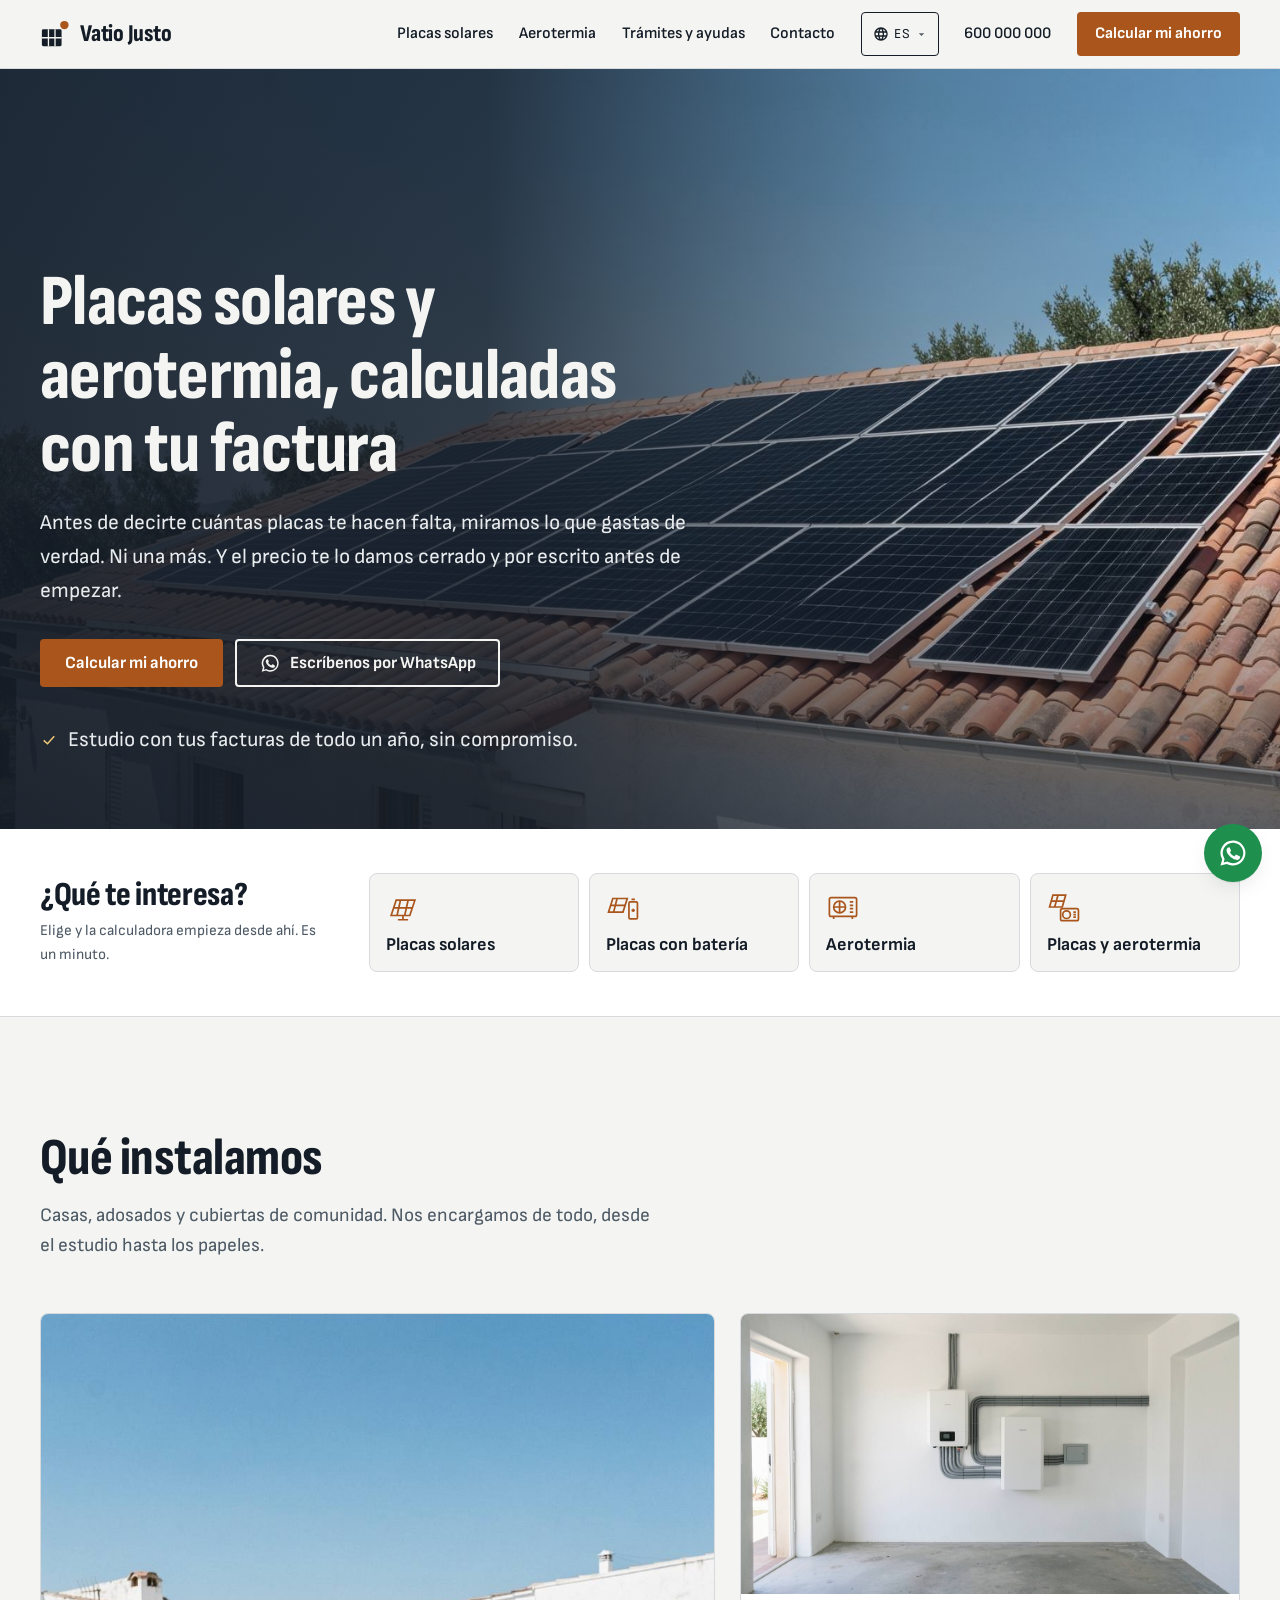
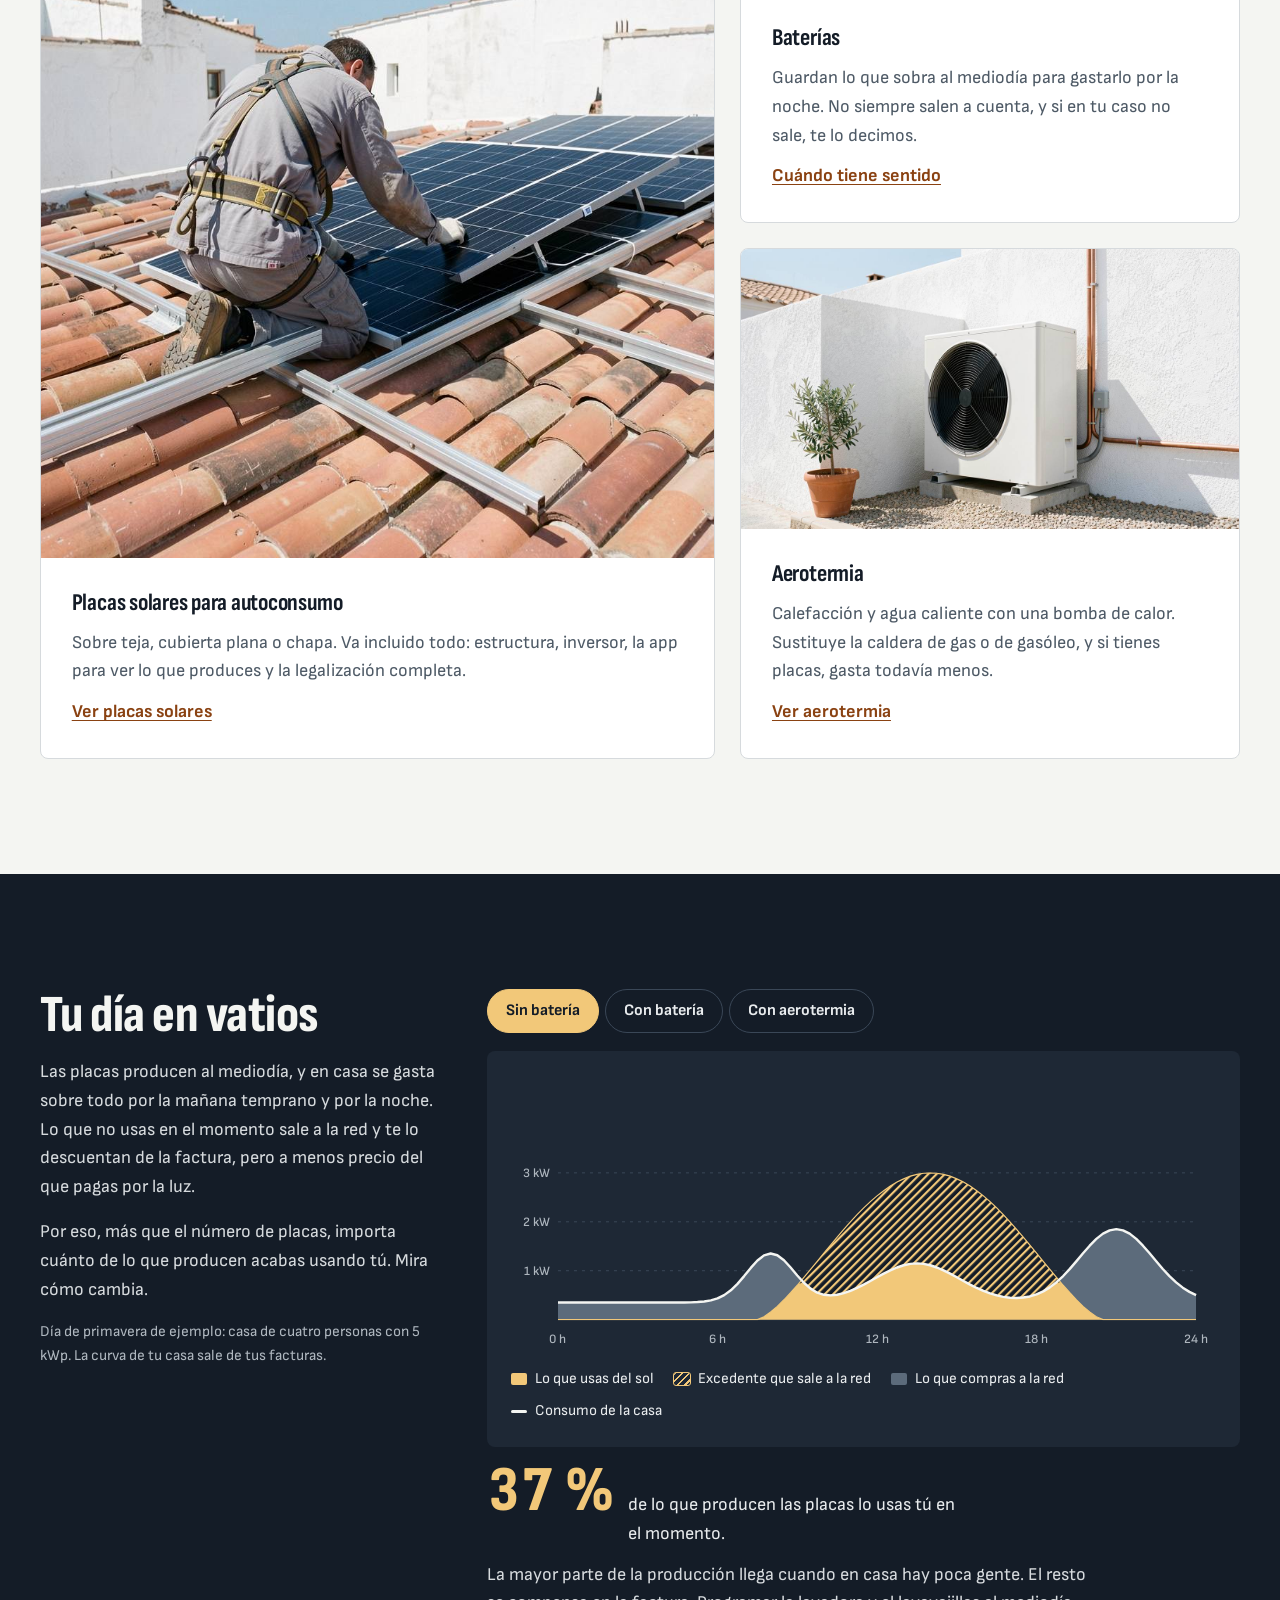
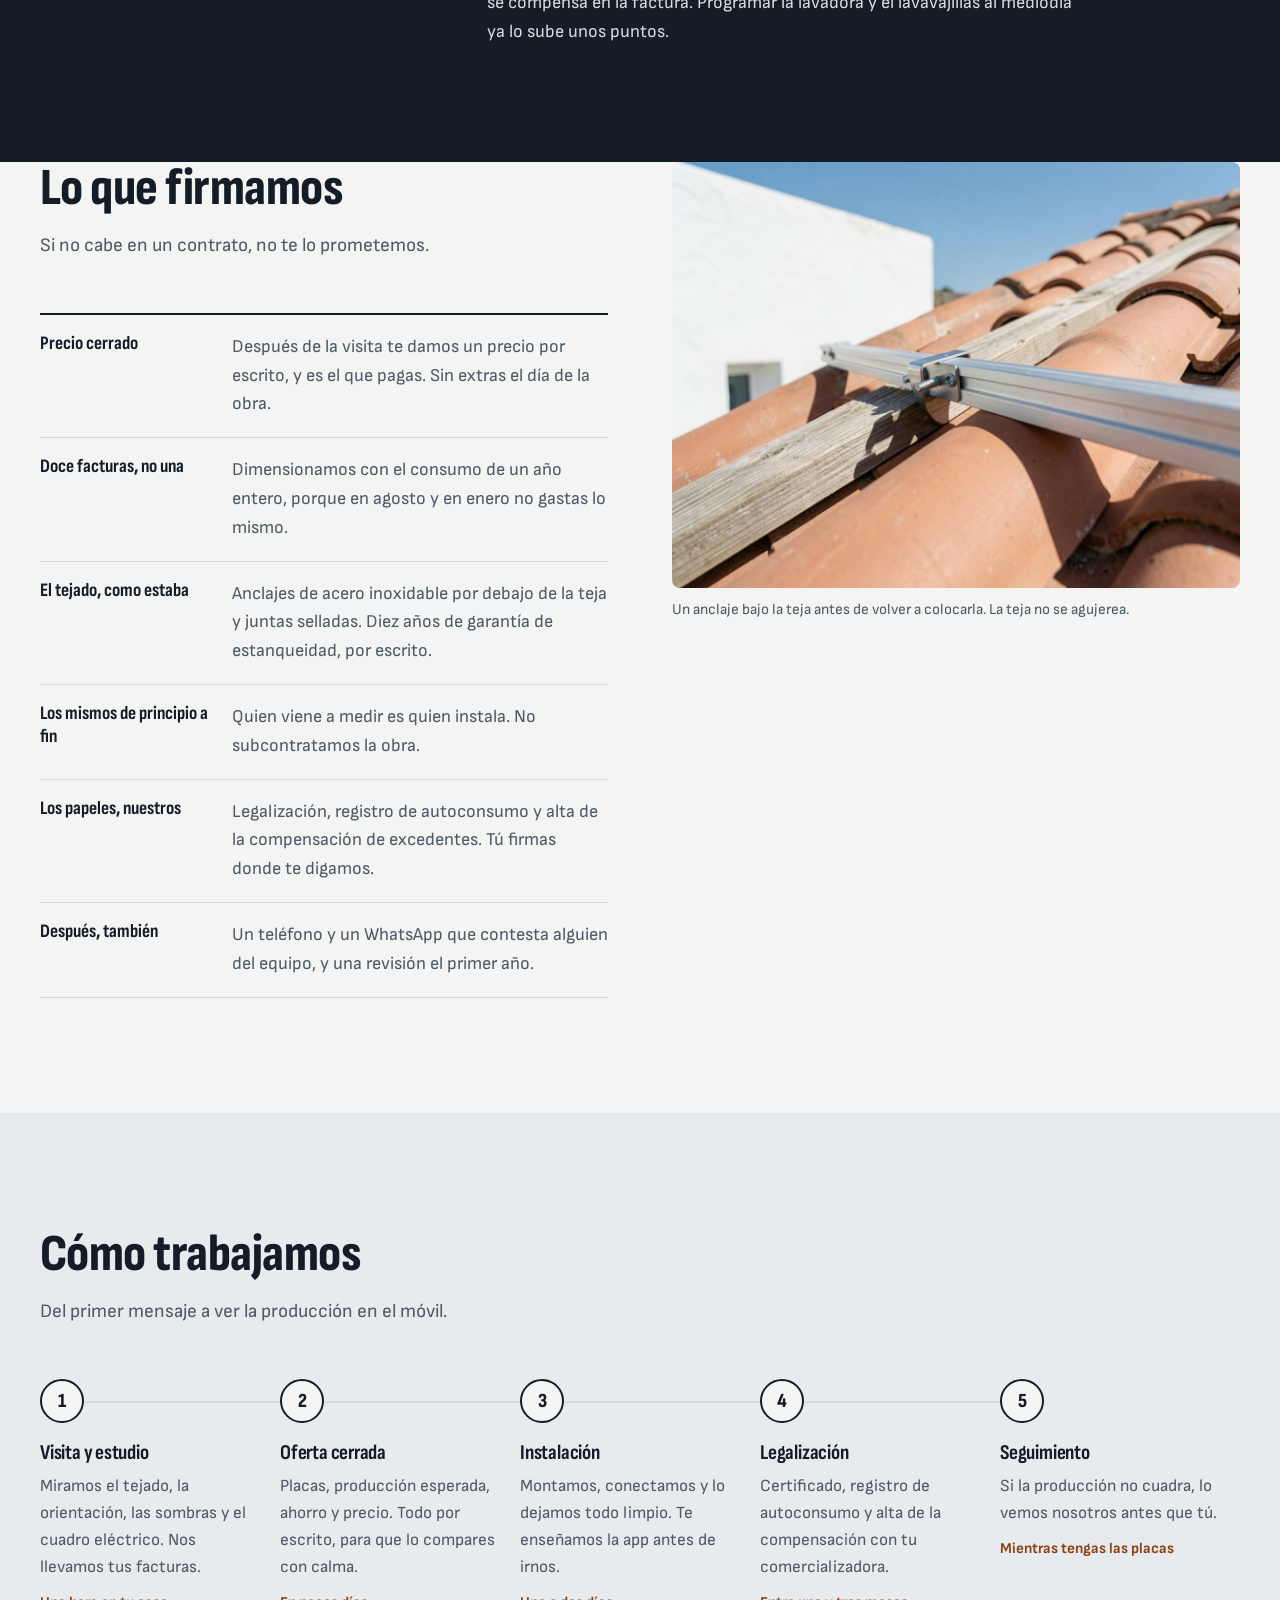
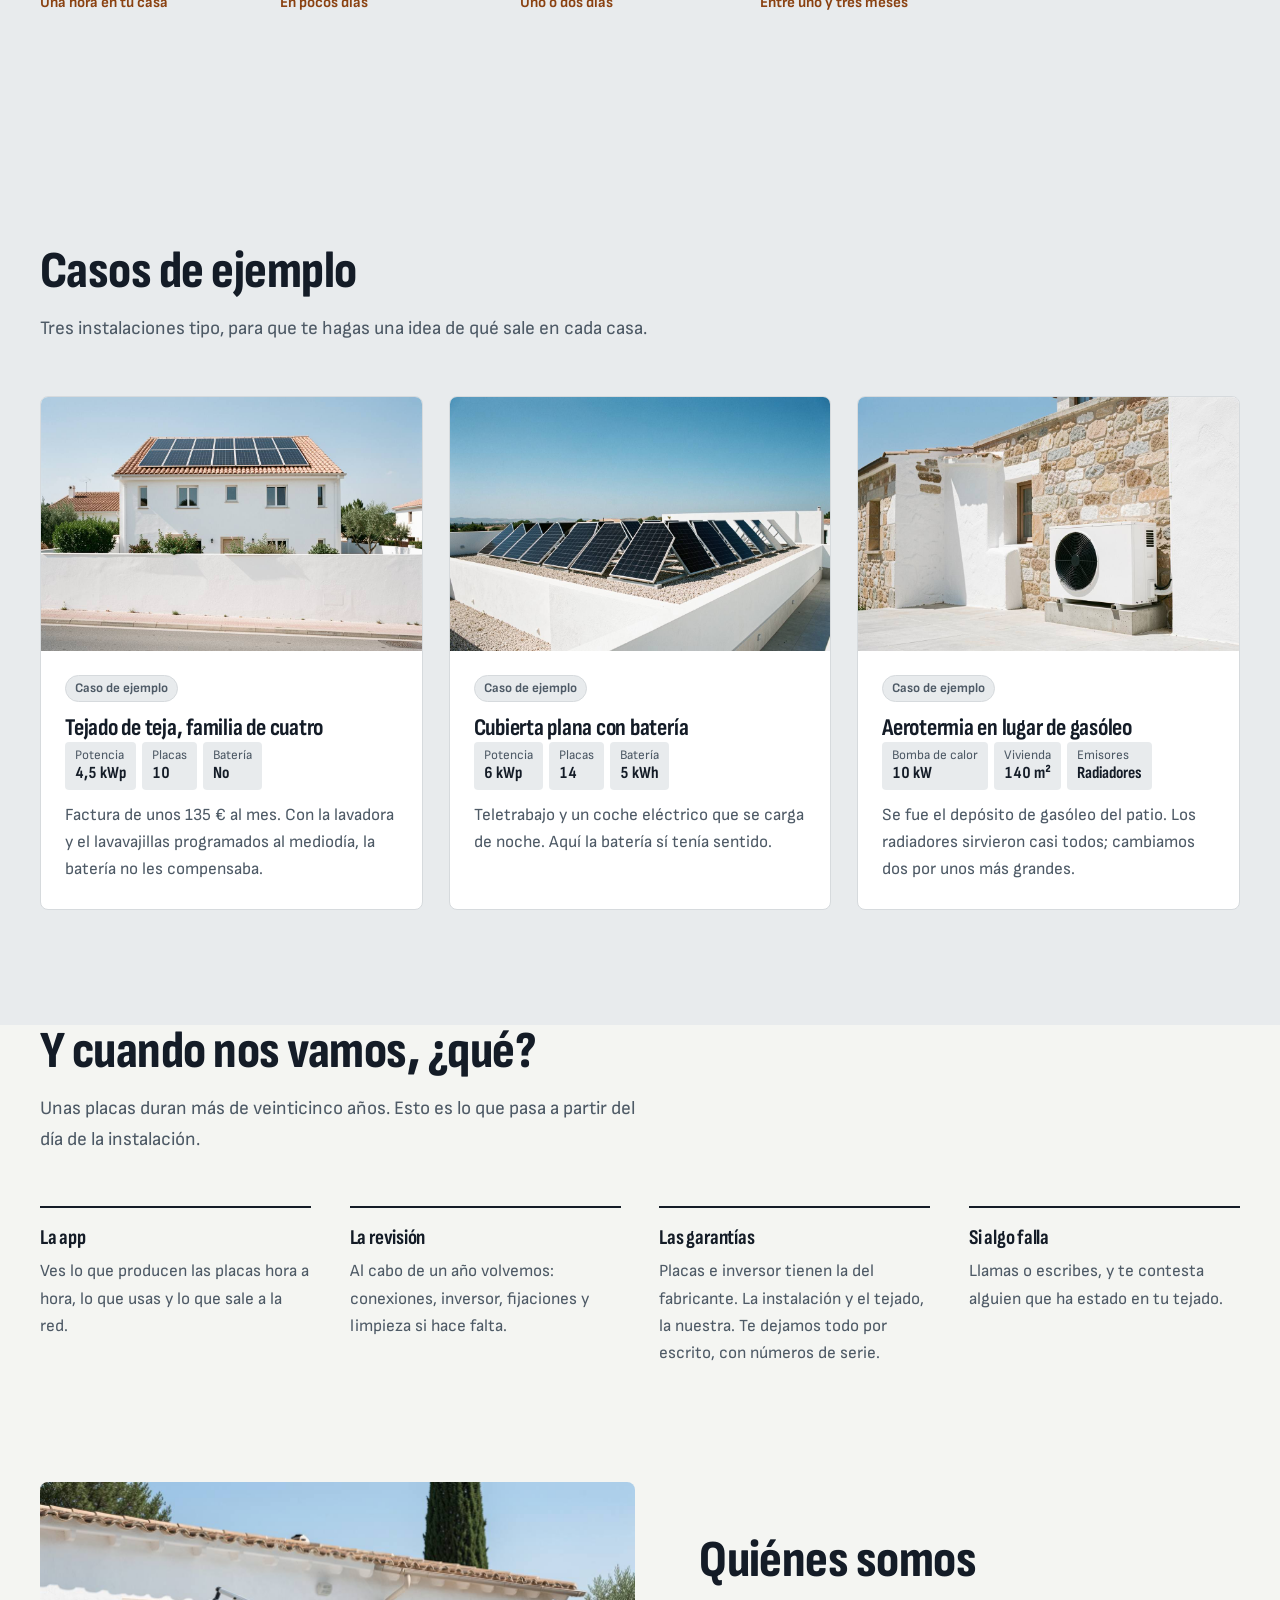
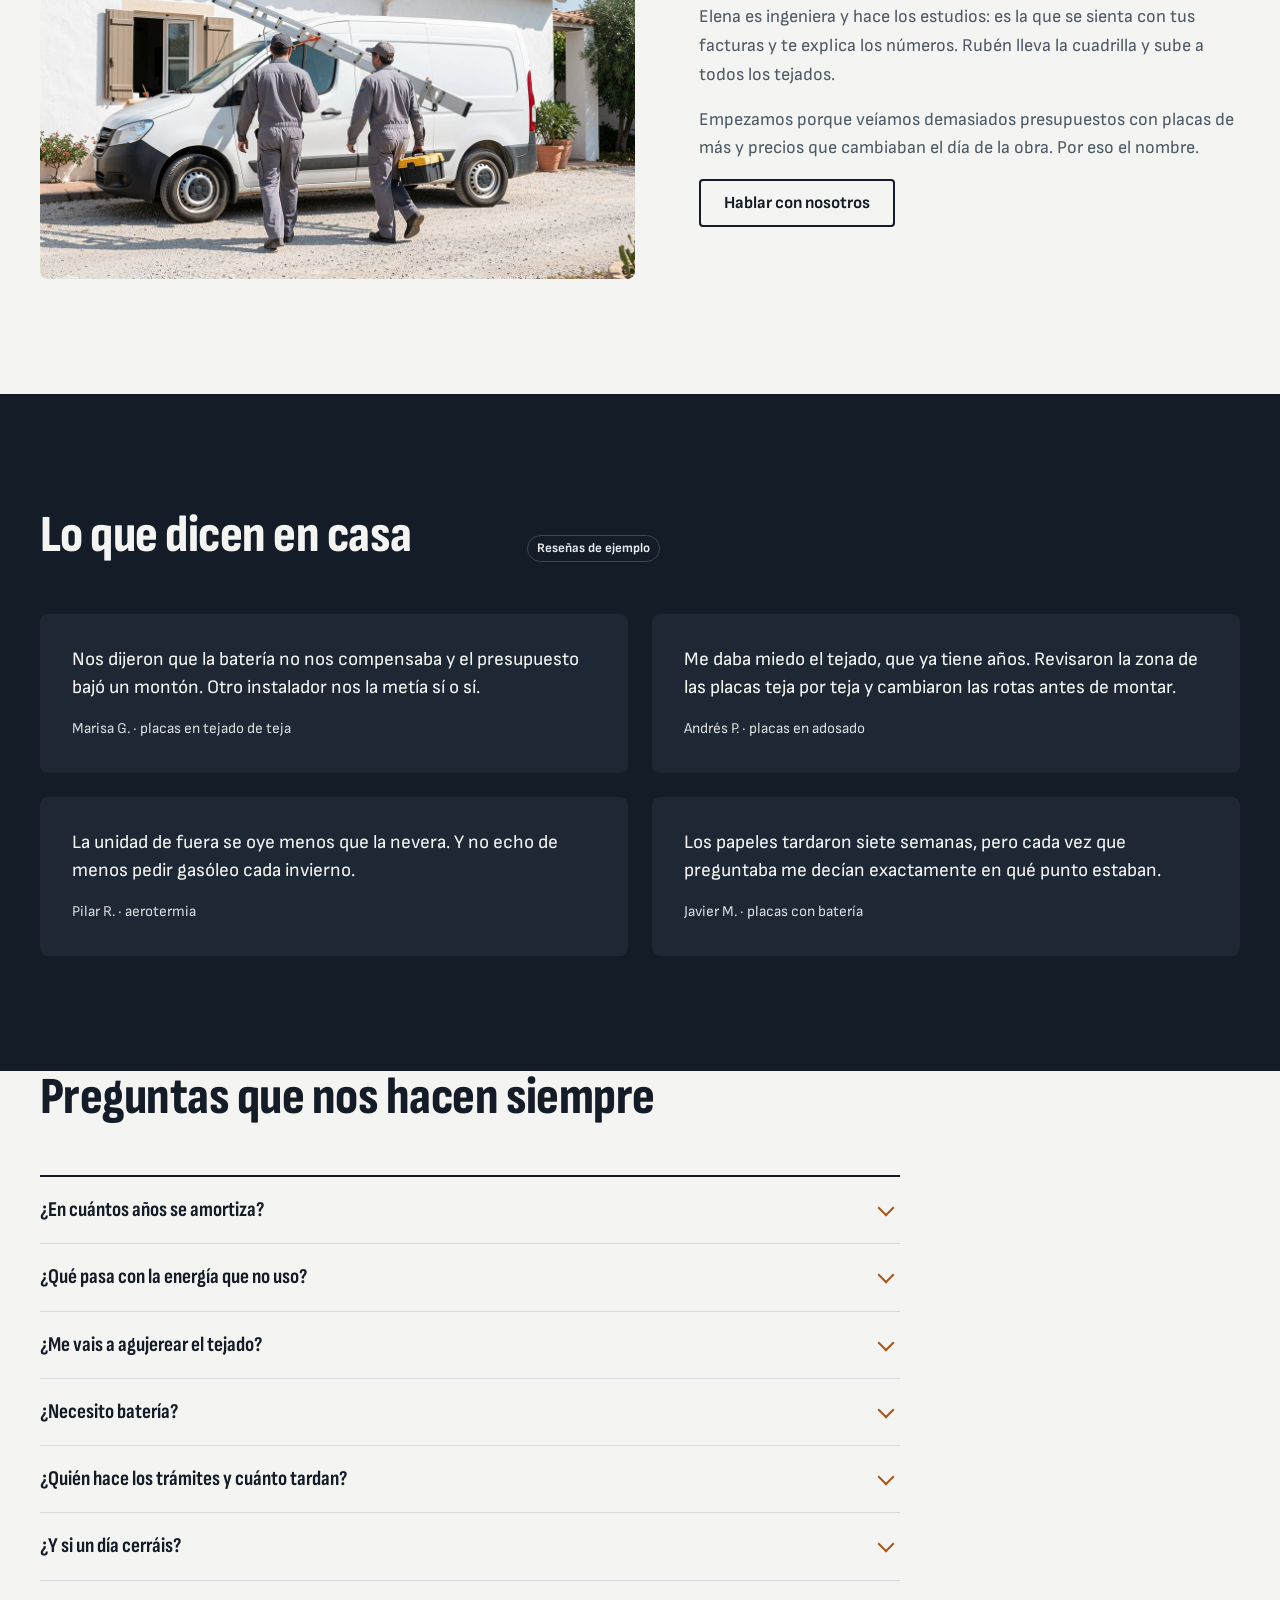
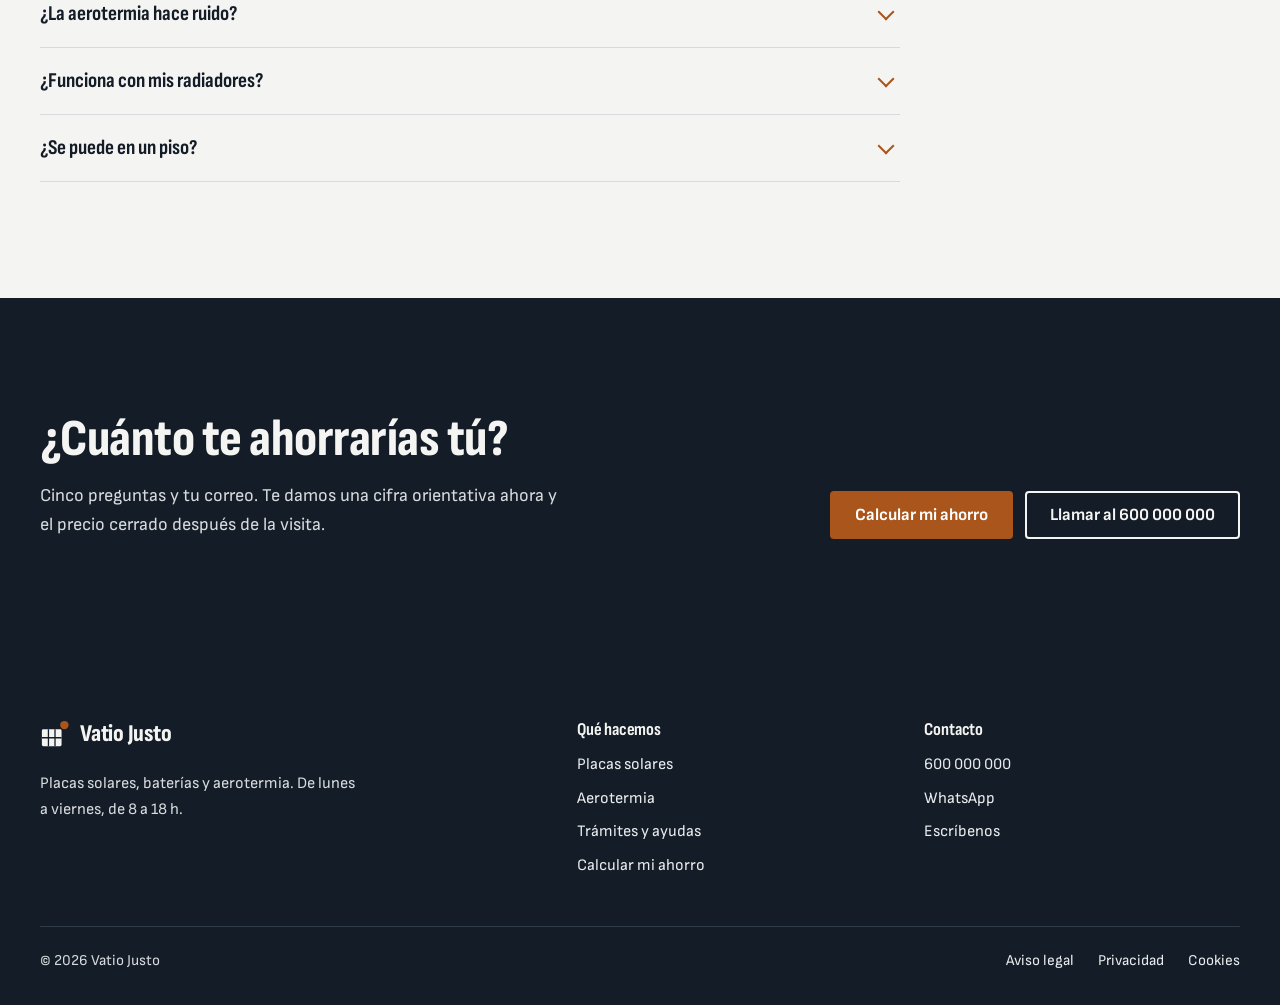
<file: index.html>
<!DOCTYPE html>
<html lang="es">
<head>
  <meta charset="UTF-8">
  <meta name="viewport" content="width=device-width, initial-scale=1">
  <title>Vatio Justo · Placas solares y aerotermia calculadas con tu factura</title>
  <meta name="description" content="Instalamos placas solares, baterías y aerotermia en casas y adosados. Dimensionamos con tus facturas y te damos el precio cerrado por escrito. Calcula tu ahorro en un minuto.">
  <meta property="og:type" content="website">
  <meta property="og:title" content="Vatio Justo · Placas solares y aerotermia calculadas con tu factura">
  <meta property="og:description" content="Instalamos placas solares, baterías y aerotermia en casas y adosados. Dimensionamos con tus facturas y te damos el precio cerrado por escrito. Calcula tu ahorro en un minuto.">
  <meta property="og:image" content="https://vatio-justo.pages.dev/assets/img/hero-placas.jpg">
  <meta name="twitter:card" content="summary_large_image">
  <!-- Web de demostración: no s'indexa (PLA.md §Honestedat). -->
  <meta name="robots" content="noindex, nofollow">
  <meta name="theme-color" content="#141C27">
  <link rel="icon" href="assets/favicon.svg" type="image/svg+xml">
  <link rel="preload" href="assets/fonts/SofiaSansCondensed-var.woff2" as="font" type="font/woff2" crossorigin>
  <link rel="preload" href="assets/fonts/SofiaSans-var.woff2" as="font" type="font/woff2" crossorigin>
  <link rel="stylesheet" href="css/styles.css">
  <script type="application/ld+json">
  {
    "@context": "https://schema.org",
    "@type": "HomeAndConstructionBusiness",
    "name": "Vatio Justo",
    "description": "Instalación de placas solares para autoconsumo, baterías y aerotermia para calefacción y agua caliente.",
    "telephone": "+34600000000",
    "priceRange": "€€€",
    "openingHours": "Mo-Fr 08:00-18:00",
    "makesOffer": [
      { "@type": "Offer", "itemOffered": { "@type": "Service", "name": "Instalación de placas solares para autoconsumo" } },
      { "@type": "Offer", "itemOffered": { "@type": "Service", "name": "Baterías para autoconsumo" } },
      { "@type": "Offer", "itemOffered": { "@type": "Service", "name": "Instalación de aerotermia" } }
    ]
  }
  </script>
  <script src="js/i18n.js"></script>
</head>
<body>
  <a class="salta" href="#contenido">Saltar al contenido</a>

  <header class="cap">
    <div class="wrap cap-in">
      <a class="marca" href="index.html" aria-label="Vatio Justo, inicio">
        <svg viewBox="0 0 32 32" aria-hidden="true"><rect x="2" y="11" width="21" height="18" rx="1.5" fill="currentColor"/><path class="marca-linia" d="M9 11v18M16 11v18M2 20h21" stroke-width="1.4"/><circle cx="26" cy="6.5" r="4.5" fill="#A9551B"/></svg>
        Vatio Justo
      </a>
      <nav class="nav" id="nav" aria-label="Principal">
        <a href="placas-solares.html">Placas solares</a>
        <a href="aerotermia.html">Aerotermia</a>
        <a href="tramites-y-ayudas.html">Trámites y ayudas</a>
        <a href="contacto.html">Contacto</a>
      </nav>
      <!-- Desplegable d'idioma (plantilla: <skill web-demo>/assets/i18n/tria-idioma.html).
           NOMÉS existeix si el JS ha arrencat: js/i18n.js posa `te-js` a
           l'<html> des del <head>. Un control mort val menys que cap control. -->
      <div class="tria-idioma" data-idioma-tria>
        <button class="tria-idioma-boto" type="button" data-idioma-boto
                aria-expanded="false" aria-haspopup="true"
                aria-label="Idioma de la página">
          <svg viewBox="0 0 24 24" aria-hidden="true" focusable="false"><path d="M12 2C6.48 2 2 6.48 2 12s4.48 10 10 10 10-4.48 10-10S17.52 2 12 2Zm6.93 6h-2.95a15.65 15.65 0 0 0-1.38-3.56A8.03 8.03 0 0 1 18.92 8ZM12 4.04c.83 1.2 1.48 2.53 1.91 3.96h-3.82c.43-1.43 1.08-2.76 1.91-3.96ZM4.26 14a7.85 7.85 0 0 1 0-4h3.38a16.6 16.6 0 0 0-.14 2c0 .68.06 1.34.14 2Zm.82 2h2.95c.32 1.25.78 2.45 1.38 3.56A7.99 7.99 0 0 1 5.08 16Zm2.95-8H5.08a7.99 7.99 0 0 1 4.33-3.56A15.65 15.65 0 0 0 8.03 8ZM12 19.96c-.83-1.2-1.48-2.53-1.91-3.96h3.82c-.43 1.43-1.08 2.76-1.91 3.96ZM14.34 14H9.66c-.09-.66-.16-1.32-.16-2 0-.68.07-1.35.16-2h4.68c.09.65.16 1.32.16 2 0 .68-.07 1.34-.16 2Zm.25 5.56c.6-1.11 1.06-2.31 1.38-3.56h2.95a8.03 8.03 0 0 1-4.33 3.56ZM16.36 14c.08-.66.14-1.32.14-2 0-.68-.06-1.34-.14-2h3.38a7.85 7.85 0 0 1 0 4Z"/></svg>
          <span data-idioma-actual data-sense-traduir>ES</span>
          <svg class="tria-idioma-punta" viewBox="0 0 24 24" aria-hidden="true" focusable="false"><path d="M12 15 6 9h12z"/></svg>
        </button>
        <!-- Cada idioma es diu com es diu ell mateix, no traduït: qui busca la
             seva llengua busca la paraula que coneix. Sempre CA · ES · EN. -->
        <ul class="tria-idioma-menu" data-idioma-menu data-sense-traduir hidden>
          <li><button type="button" data-idioma-opcio="ca" lang="ca">Català</button></li>
          <li><button type="button" data-idioma-opcio="es" lang="es">Castellano</button></li>
          <li><button type="button" data-idioma-opcio="en" lang="en">English</button></li>
        </ul>
      </div>
      <a class="cap-tel" href="tel:+34600000000">600 000 000</a>
      <a class="btn btn-principal" href="calculadora.html">Calcular mi ahorro</a>
      <button class="nav-obre" type="button" aria-expanded="false" aria-controls="nav"><span></span><span class="visually-hidden">Menú</span></button>
    </div>
  </header>

  <main id="contenido">
    <section class="hero" aria-labelledby="titulo-hero">
      <div class="hero-foto">
        <img src="assets/img/hero-tejado.jpg" alt="Tejado de teja de una casa con placas solares negras al mediodía" width="1600" height="900" fetchpriority="high">
      </div>
      <div class="wrap">
        <div class="hero-in">
          <h1 id="titulo-hero">Placas solares y aerotermia, calculadas con tu factura</h1>
          <p>Antes de decirte cuántas placas te hacen falta, miramos lo que gastas de verdad. Ni una más. Y el precio te lo damos cerrado y por escrito antes de empezar.</p>
          <div class="botons">
            <a class="btn btn-principal" href="calculadora.html">Calcular mi ahorro</a>
            <a class="btn btn-linia" href="https://wa.me/34600000000" target="_blank" rel="noopener">
              <svg viewBox="0 0 24 24" aria-hidden="true"><path fill="currentColor" d="M12 2a10 10 0 0 0-8.6 15.1L2 22l5-1.3A10 10 0 1 0 12 2Zm0 18.2a8.2 8.2 0 0 1-4.2-1.2l-.3-.2-3 .8.8-2.9-.2-.3A8.2 8.2 0 1 1 12 20.2Zm4.5-6.1c-.2-.1-1.5-.7-1.7-.8s-.4-.1-.6.1-.7.8-.8 1-.3.2-.5.1a6.7 6.7 0 0 1-3.3-2.9c-.3-.4.3-.4.7-1.3a.5.5 0 0 0 0-.5l-.8-1.9c-.2-.5-.4-.4-.6-.4h-.5a1 1 0 0 0-.7.3 3 3 0 0 0-.9 2.2 5.2 5.2 0 0 0 1.1 2.8 11.9 11.9 0 0 0 4.6 4c1.7.7 2.4.8 3.2.7a2.8 2.8 0 0 0 1.8-1.3 2.3 2.3 0 0 0 .2-1.3c-.1-.1-.3-.2-.5-.3Z"/></svg>
              Escríbenos por WhatsApp
            </a>
          </div>
          <p class="hero-dada">
            <svg viewBox="0 0 24 24" aria-hidden="true"><path fill="none" stroke="currentColor" stroke-width="2" d="M5 12.5 10 17 19 7"/></svg>
            Estudio con tus facturas de todo un año, sin compromiso.
          </p>
        </div>
      </div>
    </section>

    <section class="accessos" aria-labelledby="titulo-accesos">
      <div class="wrap accessos-in">
        <div>
          <h2 id="titulo-accesos">¿Qué te interesa?</h2>
          <p>Elige y la calculadora empieza desde ahí. Es un minuto.</p>
        </div>
        <ul>
          <li><a class="acces" href="calculadora.html?tipo=solar">
            <svg viewBox="0 0 40 40" aria-hidden="true" fill="none" stroke="currentColor" stroke-width="2"><path d="M6 30 12 12h22l-6 18Z"/><path d="M9 21h22M17 12l-4 18M26 12l-4 18"/><path d="M20 30v5M14 35h12"/></svg>
            Placas solares</a></li>
          <li><a class="acces" href="calculadora.html?tipo=bateria">
            <svg viewBox="0 0 40 40" aria-hidden="true" fill="none" stroke="currentColor" stroke-width="2"><path d="M3 26 8 10h17l-5 16Z"/><path d="M5.5 18h17M13 10l-4 16"/><rect x="27" y="14" width="10" height="20" rx="1.5"/><path d="M30 11h4M30 24h4M32 22v4"/></svg>
            Placas con batería</a></li>
          <li><a class="acces" href="calculadora.html?tipo=aerotermia">
            <svg viewBox="0 0 40 40" aria-hidden="true" fill="none" stroke="currentColor" stroke-width="2"><rect x="4" y="9" width="32" height="22" rx="2"/><circle cx="16" cy="20" r="7"/><path d="M16 13v14M9 20h14"/><path d="M28 14h4M28 18h4M28 22h4M28 26h4"/><path d="M9 31v3M31 31v3"/></svg>
            Aerotermia</a></li>
          <li><a class="acces" href="calculadora.html?tipo=ambas">
            <svg viewBox="0 0 40 40" aria-hidden="true" fill="none" stroke="currentColor" stroke-width="2"><path d="M3 20 7 6h15l-4 14Z"/><path d="M5 13h15M13 6l-4 14"/><rect x="16" y="22" width="21" height="14" rx="2"/><circle cx="23" cy="29" r="4.5"/><path d="M31 26h3M31 29h3M31 32h3"/></svg>
            Placas y aerotermia</a></li>
        </ul>
      </div>
    </section>

    <section class="seccio" aria-labelledby="titulo-instalamos">
      <div class="wrap">
        <div class="capcal">
          <h2 id="titulo-instalamos">Qué instalamos</h2>
          <p>Casas, adosados y cubiertas de comunidad. Nos encargamos de todo, desde el estudio hasta los papeles.</p>
        </div>
        <div class="serveis">
          <article class="servei servei-gran">
            <div class="servei-foto"><img src="assets/img/servicio-placas.jpg" alt="Instalador de espaldas, con arnés, fijando una placa sobre los raíles en un tejado de teja" width="1024" height="1200" loading="lazy"></div>
            <div class="servei-text">
              <h3>Placas solares para autoconsumo</h3>
              <p>Sobre teja, cubierta plana o chapa. Va incluido todo: estructura, inversor, la app para ver lo que produces y la legalización completa.</p>
              <a class="enllac" href="placas-solares.html">Ver placas solares</a>
            </div>
          </article>
          <article class="servei servei-petit">
            <div class="servei-foto"><img src="assets/img/servicio-bateria.jpg" alt="Inversor y batería doméstica blancos en la pared de un garaje, con el cableado ordenado" width="1280" height="720" loading="lazy"></div>
            <div class="servei-text">
              <h3>Baterías</h3>
              <p>Guardan lo que sobra al mediodía para gastarlo por la noche. No siempre salen a cuenta, y si en tu caso no sale, te lo decimos.</p>
              <a class="enllac" href="placas-solares.html#bateria">Cuándo tiene sentido</a>
            </div>
          </article>
          <article class="servei servei-petit">
            <div class="servei-foto"><img src="assets/img/servicio-aerotermia.jpg" alt="Unidad exterior de aerotermia sobre una bancada, junto a la pared blanca de una casa" width="1280" height="720" loading="lazy"></div>
            <div class="servei-text">
              <h3>Aerotermia</h3>
              <p>Calefacción y agua caliente con una bomba de calor. Sustituye la caldera de gas o de gasóleo, y si tienes placas, gasta todavía menos.</p>
              <a class="enllac" href="aerotermia.html">Ver aerotermia</a>
            </div>
          </article>
        </div>
      </div>
    </section>

    <section class="seccio fosc" aria-labelledby="titulo-vatios">
      <div class="wrap vatios">
        <div class="vatios-text">
          <h2 id="titulo-vatios">Tu día en vatios</h2>
          <p>Las placas producen al mediodía, y en casa se gasta sobre todo por la mañana temprano y por la noche. Lo que no usas en el momento sale a la red y te lo descuentan de la factura, pero a menos precio del que pagas por la luz.</p>
          <p>Por eso, más que el número de placas, importa cuánto de lo que producen acabas usando tú. Mira cómo cambia.</p>
          <p class="nota">Día de primavera de ejemplo: casa de cuatro personas con 5 kWp. La curva de tu casa sale de tus facturas.</p>
        </div>
        <div>
          <div class="pestanyes" role="tablist" aria-label="Escenario">
            <button class="pestanya" type="button" role="tab" id="tab-sin" aria-controls="esc-sin" aria-selected="true" data-tab="sin">Sin batería</button>
            <button class="pestanya" type="button" role="tab" id="tab-bateria" aria-controls="esc-bateria" aria-selected="false" tabindex="-1" data-tab="bateria">Con batería</button>
            <button class="pestanya" type="button" role="tab" id="tab-aero" aria-controls="esc-aero" aria-selected="false" tabindex="-1" data-tab="aero">Con aerotermia</button>
          </div>
          <div class="grafic" data-grafic>
            <svg viewBox="0 0 720 282" role="img" aria-labelledby="grafic-titol grafic-desc">
          <title id="grafic-titol">Producción de las placas y consumo de una casa durante un día</title>
          <desc id="grafic-desc">Las placas producen entre las ocho de la mañana y las ocho de la tarde, con el máximo a primera hora de la tarde. La casa gasta más por la mañana temprano y por la noche.</desc>
          <defs><pattern id="ratlles" width="6" height="6" patternUnits="userSpaceOnUse" patternTransform="rotate(45)"><rect width="6" height="6" fill="#141C27"/><rect width="2.2" height="6" fill="#F2C879"/></pattern></defs>
          <g aria-hidden="true">
            <line class="eix" x1="48" x2="700" y1="200" y2="200" stroke-dasharray="3 5"/><text class="eix-text" x="40" y="204" text-anchor="end">1 kW</text>
            <line class="eix" x1="48" x2="700" y1="150" y2="150" stroke-dasharray="3 5"/><text class="eix-text" x="40" y="154" text-anchor="end">2 kW</text>
            <line class="eix" x1="48" x2="700" y1="100" y2="100" stroke-dasharray="3 5"/><text class="eix-text" x="40" y="104" text-anchor="end">3 kW</text>
            <line class="eix" x1="48" x2="700" y1="250" y2="250"/>
            <text class="eix-text" x="48" y="274" text-anchor="middle">0 h</text>
            <text class="eix-text" x="211" y="274" text-anchor="middle">6 h</text>
            <text class="eix-text" x="374" y="274" text-anchor="middle">12 h</text>
            <text class="eix-text" x="537" y="274" text-anchor="middle">18 h</text>
            <text class="eix-text" x="700" y="274" text-anchor="middle">24 h</text>
          </g>
          <g data-escenari="sin">
            <g class="zones">
              <path class="z-compra" d="M48 250L54.8 250L61.6 250L68.4 250L75.2 250L82 250L88.8 250L95.5 250L102.3 250L109.1 250L115.9 250L122.7 250L129.5 250L136.3 250L143.1 250L149.9 250L156.7 250L163.5 250L170.3 250L177 250L183.8 250L190.6 250L197.4 250L204.2 250L211 250L217.8 250L224.6 250L231.4 250L238.2 250L245 250L251.8 250L258.5 247.1L265.3 242.2L272.1 236.4L278.9 229.7L285.7 222.5L292.5 214.9L299.3 212.3L306.1 218.3L312.9 222.4L319.7 224.6L326.5 225.2L333.3 224.5L340 222.9L346.8 220.5L353.6 217.5L360.4 214.2L367.2 210.5L374 206.7L380.8 203L387.6 199.6L394.4 196.7L401.2 194.4L408 193L414.8 192.5L421.5 193L428.3 194.4L435.1 196.7L441.9 199.6L448.7 203L455.5 206.7L462.3 210.5L469.1 214.2L475.9 217.6L482.7 220.6L489.5 223.1L496.3 225.2L503 226.7L509.8 227.6L516.6 227.9L523.4 227.4L530.2 226.3L537 224.2L543.8 221.1L550.6 217L557.4 211.7L564.2 214.9L571 222.5L577.8 229.7L584.5 236.4L591.3 242.2L598.1 247.1L604.9 250L611.7 250L618.5 250L625.3 250L632.1 250L638.9 250L645.7 250L652.5 250L659.3 250L666 250L672.8 250L679.6 250L686.4 250L693.2 250L700 250L700 224.9L693.2 221.6L686.4 217.3L679.6 211.9L672.8 205.5L666 198.2L659.3 190.3L652.5 182.2L645.7 174.4L638.9 167.5L632.1 162.1L625.3 158.7L618.5 157.5L611.7 158.7L604.9 162.1L598.1 167.5L591.3 174.4L584.5 182.1L577.8 190.2L571 198.1L564.2 205.4L557.4 211.7L550.6 217L543.8 221.1L537 224.2L530.2 226.3L523.4 227.4L516.6 227.9L509.8 227.6L503 226.7L496.3 225.2L489.5 223.1L482.7 220.6L475.9 217.6L469.1 214.2L462.3 210.5L455.5 206.7L448.7 203L441.9 199.6L435.1 196.7L428.3 194.4L421.5 193L414.8 192.5L408 193L401.2 194.4L394.4 196.7L387.6 199.6L380.8 203L374 206.7L367.2 210.5L360.4 214.2L353.6 217.5L346.8 220.5L340 222.9L333.3 224.5L326.5 225.2L319.7 224.6L312.9 222.4L306.1 218.3L299.3 212.3L292.5 204.8L285.7 196.7L278.9 189.3L272.1 184.2L265.3 182.4L258.5 184.3L251.8 189.6L245 197.1L238.2 205.5L231.4 213.4L224.6 220L217.8 224.9L211 228.3L204.2 230.3L197.4 231.4L190.6 232L183.8 232.3L177 232.4L170.3 232.5L163.5 232.5L156.7 232.5L149.9 232.5L143.1 232.5L136.3 232.5L129.5 232.5L122.7 232.5L115.9 232.5L109.1 232.5L102.3 232.5L95.5 232.5L88.8 232.5L82 232.5L75.2 232.5L68.4 232.5L61.6 232.5L54.8 232.5L48 232.5Z"/>
              <path class="z-exc" d="M48 250L54.8 250L61.6 250L68.4 250L75.2 250L82 250L88.8 250L95.5 250L102.3 250L109.1 250L115.9 250L122.7 250L129.5 250L136.3 250L143.1 250L149.9 250L156.7 250L163.5 250L170.3 250L177 250L183.8 250L190.6 250L197.4 250L204.2 250L211 250L217.8 250L224.6 250L231.4 250L238.2 250L245 250L251.8 250L258.5 247.1L265.3 242.2L272.1 236.4L278.9 229.7L285.7 222.5L292.5 214.9L299.3 212.3L306.1 218.3L312.9 222.4L319.7 224.6L326.5 225.2L333.3 224.5L340 222.9L346.8 220.5L353.6 217.5L360.4 214.2L367.2 210.5L374 206.7L380.8 203L387.6 199.6L394.4 196.7L401.2 194.4L408 193L414.8 192.5L421.5 193L428.3 194.4L435.1 196.7L441.9 199.6L448.7 203L455.5 206.7L462.3 210.5L469.1 214.2L475.9 217.6L482.7 220.6L489.5 223.1L496.3 225.2L503 226.7L509.8 227.6L516.6 227.9L523.4 227.4L530.2 226.3L537 224.2L543.8 221.1L550.6 217L557.4 211.7L564.2 214.9L571 222.5L577.8 229.7L584.5 236.4L591.3 242.2L598.1 247.1L604.9 250L611.7 250L618.5 250L625.3 250L632.1 250L638.9 250L645.7 250L652.5 250L659.3 250L666 250L672.8 250L679.6 250L686.4 250L693.2 250L700 250L700 250L693.2 250L686.4 250L679.6 250L672.8 250L666 250L659.3 250L652.5 250L645.7 250L638.9 250L632.1 250L625.3 250L618.5 250L611.7 250L604.9 250L598.1 247.1L591.3 242.2L584.5 236.4L577.8 229.7L571 222.5L564.2 214.9L557.4 206.9L550.6 198.7L543.8 190.4L537 182L530.2 173.8L523.4 165.6L516.6 157.7L509.8 150L503 142.7L496.3 135.8L489.5 129.4L482.7 123.5L475.9 118.2L469.1 113.5L462.3 109.4L455.5 106.1L448.7 103.4L441.9 101.5L435.1 100.4L428.3 100L421.5 100.4L414.8 101.5L408 103.4L401.2 106.1L394.4 109.4L387.6 113.5L380.8 118.2L374 123.5L367.2 129.4L360.4 135.8L353.6 142.7L346.8 150L340 157.7L333.3 165.6L326.5 173.8L319.7 182L312.9 190.4L306.1 198.7L299.3 206.9L292.5 214.9L285.7 222.5L278.9 229.7L272.1 236.4L265.3 242.2L258.5 247.1L251.8 250L245 250L238.2 250L231.4 250L224.6 250L217.8 250L211 250L204.2 250L197.4 250L190.6 250L183.8 250L177 250L170.3 250L163.5 250L156.7 250L149.9 250L143.1 250L136.3 250L129.5 250L122.7 250L115.9 250L109.1 250L102.3 250L95.5 250L88.8 250L82 250L75.2 250L68.4 250L61.6 250L54.8 250L48 250Z"/>
              <path class="z-usa" d="M48 250L54.8 250L61.6 250L68.4 250L75.2 250L82 250L88.8 250L95.5 250L102.3 250L109.1 250L115.9 250L122.7 250L129.5 250L136.3 250L143.1 250L149.9 250L156.7 250L163.5 250L170.3 250L177 250L183.8 250L190.6 250L197.4 250L204.2 250L211 250L217.8 250L224.6 250L231.4 250L238.2 250L245 250L251.8 250L258.5 250L265.3 250L272.1 250L278.9 250L285.7 250L292.5 250L299.3 250L306.1 250L312.9 250L319.7 250L326.5 250L333.3 250L340 250L346.8 250L353.6 250L360.4 250L367.2 250L374 250L380.8 250L387.6 250L394.4 250L401.2 250L408 250L414.8 250L421.5 250L428.3 250L435.1 250L441.9 250L448.7 250L455.5 250L462.3 250L469.1 250L475.9 250L482.7 250L489.5 250L496.3 250L503 250L509.8 250L516.6 250L523.4 250L530.2 250L537 250L543.8 250L550.6 250L557.4 250L564.2 250L571 250L577.8 250L584.5 250L591.3 250L598.1 250L604.9 250L611.7 250L618.5 250L625.3 250L632.1 250L638.9 250L645.7 250L652.5 250L659.3 250L666 250L672.8 250L679.6 250L686.4 250L693.2 250L700 250L700 250L693.2 250L686.4 250L679.6 250L672.8 250L666 250L659.3 250L652.5 250L645.7 250L638.9 250L632.1 250L625.3 250L618.5 250L611.7 250L604.9 250L598.1 247.1L591.3 242.2L584.5 236.4L577.8 229.7L571 222.5L564.2 214.9L557.4 211.7L550.6 217L543.8 221.1L537 224.2L530.2 226.3L523.4 227.4L516.6 227.9L509.8 227.6L503 226.7L496.3 225.2L489.5 223.1L482.7 220.6L475.9 217.6L469.1 214.2L462.3 210.5L455.5 206.7L448.7 203L441.9 199.6L435.1 196.7L428.3 194.4L421.5 193L414.8 192.5L408 193L401.2 194.4L394.4 196.7L387.6 199.6L380.8 203L374 206.7L367.2 210.5L360.4 214.2L353.6 217.5L346.8 220.5L340 222.9L333.3 224.5L326.5 225.2L319.7 224.6L312.9 222.4L306.1 218.3L299.3 212.3L292.5 214.9L285.7 222.5L278.9 229.7L272.1 236.4L265.3 242.2L258.5 247.1L251.8 250L245 250L238.2 250L231.4 250L224.6 250L217.8 250L211 250L204.2 250L197.4 250L190.6 250L183.8 250L177 250L170.3 250L163.5 250L156.7 250L149.9 250L143.1 250L136.3 250L129.5 250L122.7 250L115.9 250L109.1 250L102.3 250L95.5 250L88.8 250L82 250L75.2 250L68.4 250L61.6 250L54.8 250L48 250Z"/>
            </g>
            <path class="consum" pathLength="1" d="M48 232.5L54.8 232.5L61.6 232.5L68.4 232.5L75.2 232.5L82 232.5L88.8 232.5L95.5 232.5L102.3 232.5L109.1 232.5L115.9 232.5L122.7 232.5L129.5 232.5L136.3 232.5L143.1 232.5L149.9 232.5L156.7 232.5L163.5 232.5L170.3 232.5L177 232.4L183.8 232.3L190.6 232L197.4 231.4L204.2 230.3L211 228.3L217.8 224.9L224.6 220L231.4 213.4L238.2 205.5L245 197.1L251.8 189.6L258.5 184.3L265.3 182.4L272.1 184.2L278.9 189.3L285.7 196.7L292.5 204.8L299.3 212.3L306.1 218.3L312.9 222.4L319.7 224.6L326.5 225.2L333.3 224.5L340 222.9L346.8 220.5L353.6 217.5L360.4 214.2L367.2 210.5L374 206.7L380.8 203L387.6 199.6L394.4 196.7L401.2 194.4L408 193L414.8 192.5L421.5 193L428.3 194.4L435.1 196.7L441.9 199.6L448.7 203L455.5 206.7L462.3 210.5L469.1 214.2L475.9 217.6L482.7 220.6L489.5 223.1L496.3 225.2L503 226.7L509.8 227.6L516.6 227.9L523.4 227.4L530.2 226.3L537 224.2L543.8 221.1L550.6 217L557.4 211.7L564.2 205.4L571 198.1L577.8 190.2L584.5 182.1L591.3 174.4L598.1 167.5L604.9 162.1L611.7 158.7L618.5 157.5L625.3 158.7L632.1 162.1L638.9 167.5L645.7 174.4L652.5 182.2L659.3 190.3L666 198.2L672.8 205.5L679.6 211.9L686.4 217.3L693.2 221.6L700 224.9"/>
          </g>
          <g data-escenari="bateria" hidden>
            <g class="zones">
              <path class="z-compra" d="M48 250L54.8 250L61.6 250L68.4 250L75.2 250L82 250L88.8 250L95.5 250L102.3 250L109.1 250L115.9 250L122.7 250L129.5 250L136.3 250L143.1 250L149.9 250L156.7 250L163.5 250L170.3 250L177 250L183.8 250L190.6 250L197.4 250L204.2 250L211 250L217.8 250L224.6 250L231.4 250L238.2 250L245 250L251.8 250L258.5 247.1L265.3 242.2L272.1 236.4L278.9 229.7L285.7 222.5L292.5 214.9L299.3 212.3L306.1 218.3L312.9 222.4L319.7 224.6L326.5 225.2L333.3 224.5L340 222.9L346.8 220.5L353.6 217.5L360.4 214.2L367.2 210.5L374 206.7L380.8 203L387.6 199.6L394.4 196.7L401.2 194.4L408 193L414.8 192.5L421.5 193L428.3 194.4L435.1 196.7L441.9 199.6L448.7 203L455.5 206.7L462.3 210.5L469.1 214.2L475.9 217.6L482.7 220.6L489.5 223.1L496.3 225.2L503 226.7L509.8 227.6L516.6 227.9L523.4 227.4L530.2 226.3L537 224.2L543.8 221.1L550.6 217L557.4 211.7L564.2 205.4L571 198.1L577.8 190.2L584.5 182.1L591.3 174.4L598.1 167.5L604.9 162.1L611.7 158.7L618.5 157.5L625.3 158.7L632.1 162.1L638.9 167.5L645.7 174.4L652.5 182.2L659.3 201.9L666 250L672.8 250L679.6 250L686.4 250L693.2 250L700 250L700 224.9L693.2 221.6L686.4 217.3L679.6 211.9L672.8 205.5L666 198.2L659.3 190.3L652.5 182.2L645.7 174.4L638.9 167.5L632.1 162.1L625.3 158.7L618.5 157.5L611.7 158.7L604.9 162.1L598.1 167.5L591.3 174.4L584.5 182.1L577.8 190.2L571 198.1L564.2 205.4L557.4 211.7L550.6 217L543.8 221.1L537 224.2L530.2 226.3L523.4 227.4L516.6 227.9L509.8 227.6L503 226.7L496.3 225.2L489.5 223.1L482.7 220.6L475.9 217.6L469.1 214.2L462.3 210.5L455.5 206.7L448.7 203L441.9 199.6L435.1 196.7L428.3 194.4L421.5 193L414.8 192.5L408 193L401.2 194.4L394.4 196.7L387.6 199.6L380.8 203L374 206.7L367.2 210.5L360.4 214.2L353.6 217.5L346.8 220.5L340 222.9L333.3 224.5L326.5 225.2L319.7 224.6L312.9 222.4L306.1 218.3L299.3 212.3L292.5 204.8L285.7 196.7L278.9 189.3L272.1 184.2L265.3 182.4L258.5 184.3L251.8 189.6L245 197.1L238.2 205.5L231.4 213.4L224.6 220L217.8 224.9L211 228.3L204.2 230.3L197.4 231.4L190.6 232L183.8 232.3L177 232.4L170.3 232.5L163.5 232.5L156.7 232.5L149.9 232.5L143.1 232.5L136.3 232.5L129.5 232.5L122.7 232.5L115.9 232.5L109.1 232.5L102.3 232.5L95.5 232.5L88.8 232.5L82 232.5L75.2 232.5L68.4 232.5L61.6 232.5L54.8 232.5L48 232.5Z"/>
              <path class="z-bat" d="M48 250L54.8 250L61.6 250L68.4 250L75.2 250L82 250L88.8 250L95.5 250L102.3 250L109.1 250L115.9 250L122.7 250L129.5 250L136.3 250L143.1 250L149.9 250L156.7 250L163.5 250L170.3 250L177 250L183.8 250L190.6 250L197.4 250L204.2 250L211 250L217.8 250L224.6 250L231.4 250L238.2 250L245 250L251.8 250L258.5 247.1L265.3 242.2L272.1 236.4L278.9 229.7L285.7 222.5L292.5 214.9L299.3 212.3L306.1 218.3L312.9 222.4L319.7 224.6L326.5 225.2L333.3 224.5L340 222.9L346.8 220.5L353.6 217.5L360.4 214.2L367.2 210.5L374 206.7L380.8 203L387.6 199.6L394.4 196.7L401.2 194.4L408 193L414.8 192.5L421.5 193L428.3 194.4L435.1 196.7L441.9 199.6L448.7 203L455.5 206.7L462.3 210.5L469.1 214.2L475.9 217.6L482.7 220.6L489.5 223.1L496.3 225.2L503 226.7L509.8 227.6L516.6 227.9L523.4 227.4L530.2 226.3L537 224.2L543.8 221.1L550.6 217L557.4 211.7L564.2 214.9L571 222.5L577.8 229.7L584.5 236.4L591.3 242.2L598.1 247.1L604.9 250L611.7 250L618.5 250L625.3 250L632.1 250L638.9 250L645.7 250L652.5 250L659.3 250L666 250L672.8 250L679.6 250L686.4 250L693.2 250L700 250L700 250L693.2 250L686.4 250L679.6 250L672.8 250L666 250L659.3 201.9L652.5 182.2L645.7 174.4L638.9 167.5L632.1 162.1L625.3 158.7L618.5 157.5L611.7 158.7L604.9 162.1L598.1 167.5L591.3 174.4L584.5 182.1L577.8 190.2L571 198.1L564.2 205.4L557.4 211.7L550.6 217L543.8 221.1L537 224.2L530.2 226.3L523.4 227.4L516.6 227.9L509.8 227.6L503 226.7L496.3 225.2L489.5 223.1L482.7 220.6L475.9 217.6L469.1 214.2L462.3 210.5L455.5 206.7L448.7 203L441.9 199.6L435.1 196.7L428.3 194.4L421.5 193L414.8 192.5L408 193L401.2 194.4L394.4 196.7L387.6 199.6L380.8 203L374 206.7L367.2 210.5L360.4 214.2L353.6 217.5L346.8 220.5L340 222.9L333.3 224.5L326.5 225.2L319.7 224.6L312.9 222.4L306.1 218.3L299.3 212.3L292.5 214.9L285.7 222.5L278.9 229.7L272.1 236.4L265.3 242.2L258.5 247.1L251.8 250L245 250L238.2 250L231.4 250L224.6 250L217.8 250L211 250L204.2 250L197.4 250L190.6 250L183.8 250L177 250L170.3 250L163.5 250L156.7 250L149.9 250L143.1 250L136.3 250L129.5 250L122.7 250L115.9 250L109.1 250L102.3 250L95.5 250L88.8 250L82 250L75.2 250L68.4 250L61.6 250L54.8 250L48 250Z"/>
              <path class="z-bat" d="M48 250L54.8 250L61.6 250L68.4 250L75.2 250L82 250L88.8 250L95.5 250L102.3 250L109.1 250L115.9 250L122.7 250L129.5 250L136.3 250L143.1 250L149.9 250L156.7 250L163.5 250L170.3 250L177 250L183.8 250L190.6 250L197.4 250L204.2 250L211 250L217.8 250L224.6 250L231.4 250L238.2 250L245 250L251.8 250L258.5 247.1L265.3 242.2L272.1 236.4L278.9 229.7L285.7 222.5L292.5 214.9L299.3 212.3L306.1 218.3L312.9 222.4L319.7 224.6L326.5 225.2L333.3 224.5L340 222.9L346.8 220.5L353.6 217.5L360.4 214.2L367.2 210.5L374 206.7L380.8 203L387.6 199.6L394.4 196.7L401.2 194.4L408 193L414.8 192.5L421.5 193L428.3 194.4L435.1 196.7L441.9 199.6L448.7 203L455.5 206.7L462.3 210.5L469.1 214.2L475.9 217.6L482.7 220.6L489.5 223.1L496.3 225.2L503 226.7L509.8 227.6L516.6 227.9L523.4 227.4L530.2 226.3L537 224.2L543.8 221.1L550.6 217L557.4 211.7L564.2 214.9L571 222.5L577.8 229.7L584.5 236.4L591.3 242.2L598.1 247.1L604.9 250L611.7 250L618.5 250L625.3 250L632.1 250L638.9 250L645.7 250L652.5 250L659.3 250L666 250L672.8 250L679.6 250L686.4 250L693.2 250L700 250L700 250L693.2 250L686.4 250L679.6 250L672.8 250L666 250L659.3 250L652.5 250L645.7 250L638.9 250L632.1 250L625.3 250L618.5 250L611.7 250L604.9 250L598.1 247.1L591.3 242.2L584.5 236.4L577.8 229.7L571 222.5L564.2 214.9L557.4 211.7L550.6 217L543.8 221.1L537 224.2L530.2 226.3L523.4 227.4L516.6 227.9L509.8 227.6L503 226.7L496.3 225.2L489.5 223.1L482.7 220.6L475.9 217.6L469.1 214.2L462.3 210.5L455.5 206.7L448.7 203L441.9 199.6L435.1 196.7L428.3 194.4L421.5 193L414.8 192.5L408 193L401.2 115.8L394.4 109.4L387.6 113.5L380.8 118.2L374 123.5L367.2 129.4L360.4 135.8L353.6 142.7L346.8 150L340 157.7L333.3 165.6L326.5 173.8L319.7 182L312.9 190.4L306.1 198.7L299.3 206.9L292.5 214.9L285.7 222.5L278.9 229.7L272.1 236.4L265.3 242.2L258.5 247.1L251.8 250L245 250L238.2 250L231.4 250L224.6 250L217.8 250L211 250L204.2 250L197.4 250L190.6 250L183.8 250L177 250L170.3 250L163.5 250L156.7 250L149.9 250L143.1 250L136.3 250L129.5 250L122.7 250L115.9 250L109.1 250L102.3 250L95.5 250L88.8 250L82 250L75.2 250L68.4 250L61.6 250L54.8 250L48 250Z" opacity=".55"/>
              <path class="z-exc" d="M48 250L54.8 250L61.6 250L68.4 250L75.2 250L82 250L88.8 250L95.5 250L102.3 250L109.1 250L115.9 250L122.7 250L129.5 250L136.3 250L143.1 250L149.9 250L156.7 250L163.5 250L170.3 250L177 250L183.8 250L190.6 250L197.4 250L204.2 250L211 250L217.8 250L224.6 250L231.4 250L238.2 250L245 250L251.8 250L258.5 247.1L265.3 242.2L272.1 236.4L278.9 229.7L285.7 222.5L292.5 214.9L299.3 206.9L306.1 198.7L312.9 190.4L319.7 182L326.5 173.8L333.3 165.6L340 157.7L346.8 150L353.6 142.7L360.4 135.8L367.2 129.4L374 123.5L380.8 118.2L387.6 113.5L394.4 109.4L401.2 115.8L408 193L414.8 192.5L421.5 193L428.3 194.4L435.1 196.7L441.9 199.6L448.7 203L455.5 206.7L462.3 210.5L469.1 214.2L475.9 217.6L482.7 220.6L489.5 223.1L496.3 225.2L503 226.7L509.8 227.6L516.6 227.9L523.4 227.4L530.2 226.3L537 224.2L543.8 221.1L550.6 217L557.4 211.7L564.2 214.9L571 222.5L577.8 229.7L584.5 236.4L591.3 242.2L598.1 247.1L604.9 250L611.7 250L618.5 250L625.3 250L632.1 250L638.9 250L645.7 250L652.5 250L659.3 250L666 250L672.8 250L679.6 250L686.4 250L693.2 250L700 250L700 250L693.2 250L686.4 250L679.6 250L672.8 250L666 250L659.3 250L652.5 250L645.7 250L638.9 250L632.1 250L625.3 250L618.5 250L611.7 250L604.9 250L598.1 247.1L591.3 242.2L584.5 236.4L577.8 229.7L571 222.5L564.2 214.9L557.4 206.9L550.6 198.7L543.8 190.4L537 182L530.2 173.8L523.4 165.6L516.6 157.7L509.8 150L503 142.7L496.3 135.8L489.5 129.4L482.7 123.5L475.9 118.2L469.1 113.5L462.3 109.4L455.5 106.1L448.7 103.4L441.9 101.5L435.1 100.4L428.3 100L421.5 100.4L414.8 101.5L408 103.4L401.2 106.1L394.4 109.4L387.6 113.5L380.8 118.2L374 123.5L367.2 129.4L360.4 135.8L353.6 142.7L346.8 150L340 157.7L333.3 165.6L326.5 173.8L319.7 182L312.9 190.4L306.1 198.7L299.3 206.9L292.5 214.9L285.7 222.5L278.9 229.7L272.1 236.4L265.3 242.2L258.5 247.1L251.8 250L245 250L238.2 250L231.4 250L224.6 250L217.8 250L211 250L204.2 250L197.4 250L190.6 250L183.8 250L177 250L170.3 250L163.5 250L156.7 250L149.9 250L143.1 250L136.3 250L129.5 250L122.7 250L115.9 250L109.1 250L102.3 250L95.5 250L88.8 250L82 250L75.2 250L68.4 250L61.6 250L54.8 250L48 250Z"/>
              <path class="z-usa" d="M48 250L54.8 250L61.6 250L68.4 250L75.2 250L82 250L88.8 250L95.5 250L102.3 250L109.1 250L115.9 250L122.7 250L129.5 250L136.3 250L143.1 250L149.9 250L156.7 250L163.5 250L170.3 250L177 250L183.8 250L190.6 250L197.4 250L204.2 250L211 250L217.8 250L224.6 250L231.4 250L238.2 250L245 250L251.8 250L258.5 250L265.3 250L272.1 250L278.9 250L285.7 250L292.5 250L299.3 250L306.1 250L312.9 250L319.7 250L326.5 250L333.3 250L340 250L346.8 250L353.6 250L360.4 250L367.2 250L374 250L380.8 250L387.6 250L394.4 250L401.2 250L408 250L414.8 250L421.5 250L428.3 250L435.1 250L441.9 250L448.7 250L455.5 250L462.3 250L469.1 250L475.9 250L482.7 250L489.5 250L496.3 250L503 250L509.8 250L516.6 250L523.4 250L530.2 250L537 250L543.8 250L550.6 250L557.4 250L564.2 250L571 250L577.8 250L584.5 250L591.3 250L598.1 250L604.9 250L611.7 250L618.5 250L625.3 250L632.1 250L638.9 250L645.7 250L652.5 250L659.3 250L666 250L672.8 250L679.6 250L686.4 250L693.2 250L700 250L700 250L693.2 250L686.4 250L679.6 250L672.8 250L666 250L659.3 250L652.5 250L645.7 250L638.9 250L632.1 250L625.3 250L618.5 250L611.7 250L604.9 250L598.1 247.1L591.3 242.2L584.5 236.4L577.8 229.7L571 222.5L564.2 214.9L557.4 211.7L550.6 217L543.8 221.1L537 224.2L530.2 226.3L523.4 227.4L516.6 227.9L509.8 227.6L503 226.7L496.3 225.2L489.5 223.1L482.7 220.6L475.9 217.6L469.1 214.2L462.3 210.5L455.5 206.7L448.7 203L441.9 199.6L435.1 196.7L428.3 194.4L421.5 193L414.8 192.5L408 193L401.2 194.4L394.4 196.7L387.6 199.6L380.8 203L374 206.7L367.2 210.5L360.4 214.2L353.6 217.5L346.8 220.5L340 222.9L333.3 224.5L326.5 225.2L319.7 224.6L312.9 222.4L306.1 218.3L299.3 212.3L292.5 214.9L285.7 222.5L278.9 229.7L272.1 236.4L265.3 242.2L258.5 247.1L251.8 250L245 250L238.2 250L231.4 250L224.6 250L217.8 250L211 250L204.2 250L197.4 250L190.6 250L183.8 250L177 250L170.3 250L163.5 250L156.7 250L149.9 250L143.1 250L136.3 250L129.5 250L122.7 250L115.9 250L109.1 250L102.3 250L95.5 250L88.8 250L82 250L75.2 250L68.4 250L61.6 250L54.8 250L48 250Z"/>
            </g>
            <path class="consum" pathLength="1" d="M48 232.5L54.8 232.5L61.6 232.5L68.4 232.5L75.2 232.5L82 232.5L88.8 232.5L95.5 232.5L102.3 232.5L109.1 232.5L115.9 232.5L122.7 232.5L129.5 232.5L136.3 232.5L143.1 232.5L149.9 232.5L156.7 232.5L163.5 232.5L170.3 232.5L177 232.4L183.8 232.3L190.6 232L197.4 231.4L204.2 230.3L211 228.3L217.8 224.9L224.6 220L231.4 213.4L238.2 205.5L245 197.1L251.8 189.6L258.5 184.3L265.3 182.4L272.1 184.2L278.9 189.3L285.7 196.7L292.5 204.8L299.3 212.3L306.1 218.3L312.9 222.4L319.7 224.6L326.5 225.2L333.3 224.5L340 222.9L346.8 220.5L353.6 217.5L360.4 214.2L367.2 210.5L374 206.7L380.8 203L387.6 199.6L394.4 196.7L401.2 194.4L408 193L414.8 192.5L421.5 193L428.3 194.4L435.1 196.7L441.9 199.6L448.7 203L455.5 206.7L462.3 210.5L469.1 214.2L475.9 217.6L482.7 220.6L489.5 223.1L496.3 225.2L503 226.7L509.8 227.6L516.6 227.9L523.4 227.4L530.2 226.3L537 224.2L543.8 221.1L550.6 217L557.4 211.7L564.2 205.4L571 198.1L577.8 190.2L584.5 182.1L591.3 174.4L598.1 167.5L604.9 162.1L611.7 158.7L618.5 157.5L625.3 158.7L632.1 162.1L638.9 167.5L645.7 174.4L652.5 182.2L659.3 190.3L666 198.2L672.8 205.5L679.6 211.9L686.4 217.3L693.2 221.6L700 224.9"/>
          </g>
          <g data-escenari="aero" hidden>
            <g class="zones">
              <path class="z-compra" d="M48 250L54.8 250L61.6 250L68.4 250L75.2 250L82 250L88.8 250L95.5 250L102.3 250L109.1 250L115.9 250L122.7 250L129.5 250L136.3 250L143.1 250L149.9 250L156.7 250L163.5 250L170.3 250L177 250L183.8 250L190.6 250L197.4 250L204.2 250L211 250L217.8 250L224.6 250L231.4 250L238.2 250L245 250L251.8 250L258.5 247.1L265.3 242.2L272.1 236.4L278.9 229.7L285.7 222.5L292.5 214.9L299.3 212.3L306.1 218.3L312.9 222.4L319.7 224.6L326.5 225.2L333.3 224.5L340 222.9L346.8 165.5L353.6 162.5L360.4 159.2L367.2 155.5L374 151.7L380.8 148L387.6 144.6L394.4 141.7L401.2 139.4L408 138L414.8 137.5L421.5 138L428.3 139.4L435.1 141.7L441.9 144.6L448.7 148L455.5 151.7L462.3 155.5L469.1 159.2L475.9 162.6L482.7 165.6L489.5 168.2L496.3 170.3L503 226.8L509.8 227.9L516.6 228.3L523.4 228.2L530.2 227.4L537 225.9L543.8 223.7L550.6 220.5L557.4 216.5L564.2 214.9L571 222.5L577.8 229.7L584.5 236.4L591.3 242.2L598.1 247.1L604.9 250L611.7 250L618.5 250L625.3 250L632.1 250L638.9 250L645.7 250L652.5 250L659.3 250L666 250L672.8 250L679.6 250L686.4 250L693.2 250L700 250L700 226.7L693.2 224.1L686.4 220.8L679.6 216.7L672.8 211.8L666 206.2L659.3 200.1L652.5 193.9L645.7 187.9L638.9 182.7L632.1 178.6L625.3 175.9L618.5 175L611.7 175.9L604.9 178.5L598.1 182.7L591.3 187.9L584.5 193.9L577.8 200.1L571 206.1L564.2 211.7L557.4 216.5L550.6 220.5L543.8 223.7L537 225.9L530.2 227.4L523.4 228.2L516.6 228.3L509.8 227.9L503 226.8L496.3 170.3L489.5 168.2L482.7 165.6L475.9 162.6L469.1 159.2L462.3 155.5L455.5 151.7L448.7 148L441.9 144.6L435.1 141.7L428.3 139.4L421.5 138L414.8 137.5L408 138L401.2 139.4L394.4 141.7L387.6 144.6L380.8 148L374 151.7L367.2 155.5L360.4 159.2L353.6 162.5L346.8 165.5L340 222.9L333.3 224.5L326.5 225.2L319.7 224.6L312.9 222.4L306.1 218.3L299.3 212.3L292.5 204.8L285.7 196.7L278.9 189.3L272.1 184.2L265.3 182.4L258.5 184.3L251.8 189.6L245 197.1L238.2 205.5L231.4 213.4L224.6 220L217.8 224.9L211 228.3L204.2 230.3L197.4 231.4L190.6 232L183.8 232.3L177 232.4L170.3 232.5L163.5 232.5L156.7 232.5L149.9 232.5L143.1 232.5L136.3 232.5L129.5 232.5L122.7 232.5L115.9 232.5L109.1 232.5L102.3 232.5L95.5 232.5L88.8 232.5L82 232.5L75.2 232.5L68.4 232.5L61.6 232.5L54.8 232.5L48 232.5Z"/>
              <path class="z-exc" d="M48 250L54.8 250L61.6 250L68.4 250L75.2 250L82 250L88.8 250L95.5 250L102.3 250L109.1 250L115.9 250L122.7 250L129.5 250L136.3 250L143.1 250L149.9 250L156.7 250L163.5 250L170.3 250L177 250L183.8 250L190.6 250L197.4 250L204.2 250L211 250L217.8 250L224.6 250L231.4 250L238.2 250L245 250L251.8 250L258.5 247.1L265.3 242.2L272.1 236.4L278.9 229.7L285.7 222.5L292.5 214.9L299.3 212.3L306.1 218.3L312.9 222.4L319.7 224.6L326.5 225.2L333.3 224.5L340 222.9L346.8 165.5L353.6 162.5L360.4 159.2L367.2 155.5L374 151.7L380.8 148L387.6 144.6L394.4 141.7L401.2 139.4L408 138L414.8 137.5L421.5 138L428.3 139.4L435.1 141.7L441.9 144.6L448.7 148L455.5 151.7L462.3 155.5L469.1 159.2L475.9 162.6L482.7 165.6L489.5 168.2L496.3 170.3L503 226.8L509.8 227.9L516.6 228.3L523.4 228.2L530.2 227.4L537 225.9L543.8 223.7L550.6 220.5L557.4 216.5L564.2 214.9L571 222.5L577.8 229.7L584.5 236.4L591.3 242.2L598.1 247.1L604.9 250L611.7 250L618.5 250L625.3 250L632.1 250L638.9 250L645.7 250L652.5 250L659.3 250L666 250L672.8 250L679.6 250L686.4 250L693.2 250L700 250L700 250L693.2 250L686.4 250L679.6 250L672.8 250L666 250L659.3 250L652.5 250L645.7 250L638.9 250L632.1 250L625.3 250L618.5 250L611.7 250L604.9 250L598.1 247.1L591.3 242.2L584.5 236.4L577.8 229.7L571 222.5L564.2 214.9L557.4 206.9L550.6 198.7L543.8 190.4L537 182L530.2 173.8L523.4 165.6L516.6 157.7L509.8 150L503 142.7L496.3 135.8L489.5 129.4L482.7 123.5L475.9 118.2L469.1 113.5L462.3 109.4L455.5 106.1L448.7 103.4L441.9 101.5L435.1 100.4L428.3 100L421.5 100.4L414.8 101.5L408 103.4L401.2 106.1L394.4 109.4L387.6 113.5L380.8 118.2L374 123.5L367.2 129.4L360.4 135.8L353.6 142.7L346.8 150L340 157.7L333.3 165.6L326.5 173.8L319.7 182L312.9 190.4L306.1 198.7L299.3 206.9L292.5 214.9L285.7 222.5L278.9 229.7L272.1 236.4L265.3 242.2L258.5 247.1L251.8 250L245 250L238.2 250L231.4 250L224.6 250L217.8 250L211 250L204.2 250L197.4 250L190.6 250L183.8 250L177 250L170.3 250L163.5 250L156.7 250L149.9 250L143.1 250L136.3 250L129.5 250L122.7 250L115.9 250L109.1 250L102.3 250L95.5 250L88.8 250L82 250L75.2 250L68.4 250L61.6 250L54.8 250L48 250Z"/>
              <path class="z-usa" d="M48 250L54.8 250L61.6 250L68.4 250L75.2 250L82 250L88.8 250L95.5 250L102.3 250L109.1 250L115.9 250L122.7 250L129.5 250L136.3 250L143.1 250L149.9 250L156.7 250L163.5 250L170.3 250L177 250L183.8 250L190.6 250L197.4 250L204.2 250L211 250L217.8 250L224.6 250L231.4 250L238.2 250L245 250L251.8 250L258.5 250L265.3 250L272.1 250L278.9 250L285.7 250L292.5 250L299.3 250L306.1 250L312.9 250L319.7 250L326.5 250L333.3 250L340 250L346.8 250L353.6 250L360.4 250L367.2 250L374 250L380.8 250L387.6 250L394.4 250L401.2 250L408 250L414.8 250L421.5 250L428.3 250L435.1 250L441.9 250L448.7 250L455.5 250L462.3 250L469.1 250L475.9 250L482.7 250L489.5 250L496.3 250L503 250L509.8 250L516.6 250L523.4 250L530.2 250L537 250L543.8 250L550.6 250L557.4 250L564.2 250L571 250L577.8 250L584.5 250L591.3 250L598.1 250L604.9 250L611.7 250L618.5 250L625.3 250L632.1 250L638.9 250L645.7 250L652.5 250L659.3 250L666 250L672.8 250L679.6 250L686.4 250L693.2 250L700 250L700 250L693.2 250L686.4 250L679.6 250L672.8 250L666 250L659.3 250L652.5 250L645.7 250L638.9 250L632.1 250L625.3 250L618.5 250L611.7 250L604.9 250L598.1 247.1L591.3 242.2L584.5 236.4L577.8 229.7L571 222.5L564.2 214.9L557.4 216.5L550.6 220.5L543.8 223.7L537 225.9L530.2 227.4L523.4 228.2L516.6 228.3L509.8 227.9L503 226.8L496.3 170.3L489.5 168.2L482.7 165.6L475.9 162.6L469.1 159.2L462.3 155.5L455.5 151.7L448.7 148L441.9 144.6L435.1 141.7L428.3 139.4L421.5 138L414.8 137.5L408 138L401.2 139.4L394.4 141.7L387.6 144.6L380.8 148L374 151.7L367.2 155.5L360.4 159.2L353.6 162.5L346.8 165.5L340 222.9L333.3 224.5L326.5 225.2L319.7 224.6L312.9 222.4L306.1 218.3L299.3 212.3L292.5 214.9L285.7 222.5L278.9 229.7L272.1 236.4L265.3 242.2L258.5 247.1L251.8 250L245 250L238.2 250L231.4 250L224.6 250L217.8 250L211 250L204.2 250L197.4 250L190.6 250L183.8 250L177 250L170.3 250L163.5 250L156.7 250L149.9 250L143.1 250L136.3 250L129.5 250L122.7 250L115.9 250L109.1 250L102.3 250L95.5 250L88.8 250L82 250L75.2 250L68.4 250L61.6 250L54.8 250L48 250Z"/>
            </g>
            <path class="consum" pathLength="1" d="M48 232.5L54.8 232.5L61.6 232.5L68.4 232.5L75.2 232.5L82 232.5L88.8 232.5L95.5 232.5L102.3 232.5L109.1 232.5L115.9 232.5L122.7 232.5L129.5 232.5L136.3 232.5L143.1 232.5L149.9 232.5L156.7 232.5L163.5 232.5L170.3 232.5L177 232.4L183.8 232.3L190.6 232L197.4 231.4L204.2 230.3L211 228.3L217.8 224.9L224.6 220L231.4 213.4L238.2 205.5L245 197.1L251.8 189.6L258.5 184.3L265.3 182.4L272.1 184.2L278.9 189.3L285.7 196.7L292.5 204.8L299.3 212.3L306.1 218.3L312.9 222.4L319.7 224.6L326.5 225.2L333.3 224.5L340 222.9L346.8 165.5L353.6 162.5L360.4 159.2L367.2 155.5L374 151.7L380.8 148L387.6 144.6L394.4 141.7L401.2 139.4L408 138L414.8 137.5L421.5 138L428.3 139.4L435.1 141.7L441.9 144.6L448.7 148L455.5 151.7L462.3 155.5L469.1 159.2L475.9 162.6L482.7 165.6L489.5 168.2L496.3 170.3L503 226.8L509.8 227.9L516.6 228.3L523.4 228.2L530.2 227.4L537 225.9L543.8 223.7L550.6 220.5L557.4 216.5L564.2 211.7L571 206.1L577.8 200.1L584.5 193.9L591.3 187.9L598.1 182.7L604.9 178.5L611.7 175.9L618.5 175L625.3 175.9L632.1 178.6L638.9 182.7L645.7 187.9L652.5 193.9L659.3 200.1L666 206.2L672.8 211.8L679.6 216.7L686.4 220.8L693.2 224.1L700 226.7"/>
          </g>
        </svg>
            <ul class="llegenda">
              <li><i class="l-usa"></i>Lo que usas del sol</li>
              <li><i class="l-exc"></i>Excedente que sale a la red</li>
              <li data-nomes="bateria"><i class="l-bat"></i>Batería (carga y descarga)</li>
              <li><i class="l-compra"></i>Lo que compras a la red</li>
              <li><i class="l-consum"></i>Consumo de la casa</li>
            </ul>
          </div>
          <div class="escenari" role="tabpanel" id="esc-sin" aria-labelledby="tab-sin" data-escenari-text="sin">
            <p class="escenari-xifra"><strong>37 %</strong> <span>de lo que producen las placas lo usas tú en el momento.</span></p>
            <p>La mayor parte de la producción llega cuando en casa hay poca gente. El resto se compensa en la factura. Programar la lavadora y el lavavajillas al mediodía ya lo sube unos puntos.</p>
          </div>
          <div class="escenari" role="tabpanel" id="esc-bateria" aria-labelledby="tab-bateria" data-escenari-text="bateria" hidden>
            <p class="escenari-xifra"><strong>60 %</strong> <span>de lo que producen las placas acaba en tu casa, directo o a través de la batería.</span></p>
            <p>Lo que sobra al mediodía carga la batería, y por la noche sale de ahí. Compras mucha menos luz, pero la batería encarece bastante la instalación. Hay que hacer números con tu consumo.</p>
          </div>
          <div class="escenari" role="tabpanel" id="esc-aero" aria-labelledby="tab-aero" data-escenari-text="aero" hidden>
            <p class="escenari-xifra"><strong>65 %</strong> <span>de lo que producen las placas lo usas tú, porque la bomba de calor trabaja con el sol.</span></p>
            <p>La aerotermia calienta el agua y la casa en las horas de sol y guarda el calor para la tarde. El consumo se mueve hacia donde están las placas, sin batería.</p>
          </div>
        </div>
      </div>
    </section>

    <section class="seccio" aria-labelledby="titulo-firmamos">
      <div class="wrap firmem">
        <div>
          <div class="capcal">
            <h2 id="titulo-firmamos">Lo que firmamos</h2>
            <p>Si no cabe en un contrato, no te lo prometemos.</p>
          </div>
          <ul class="compromisos">
            <li><strong>Precio cerrado</strong><p>Después de la visita te damos un precio por escrito, y es el que pagas. Sin extras el día de la obra.</p></li>
            <li><strong>Doce facturas, no una</strong><p>Dimensionamos con el consumo de un año entero, porque en agosto y en enero no gastas lo mismo.</p></li>
            <li><strong>El tejado, como estaba</strong><p>Anclajes de acero inoxidable por debajo de la teja y juntas selladas. Diez años de garantía de estanqueidad, por escrito.</p></li>
            <li><strong>Los mismos de principio a fin</strong><p>Quien viene a medir es quien instala. No subcontratamos la obra.</p></li>
            <li><strong>Los papeles, nuestros</strong><p>Legalización, registro de autoconsumo y alta de la compensación de excedentes. Tú firmas donde te digamos.</p></li>
            <li><strong>Después, también</strong><p>Un teléfono y un WhatsApp que contesta alguien del equipo, y una revisión el primer año.</p></li>
          </ul>
        </div>
        <figure>
          <div class="foto"><img src="assets/img/detalle-anclaje.jpg" alt="Gancho de acero inoxidable fijado por debajo de la teja, sujetando el raíl de aluminio" width="1200" height="900" loading="lazy"></div>
          <figcaption class="nota">Un anclaje bajo la teja antes de volver a colocarla. La teja no se agujerea.</figcaption>
        </figure>
      </div>
    </section>

    <section class="seccio alu" aria-labelledby="titulo-como">
      <div class="wrap">
        <div class="capcal">
          <h2 id="titulo-como">Cómo trabajamos</h2>
          <p>Del primer mensaje a ver la producción en el móvil.</p>
        </div>
        <ol class="passos">
          <li><h3>Visita y estudio</h3><p>Miramos el tejado, la orientación, las sombras y el cuadro eléctrico. Nos llevamos tus facturas.</p><span class="temps">Una hora en tu casa</span></li>
          <li><h3>Oferta cerrada</h3><p>Placas, producción esperada, ahorro y precio. Todo por escrito, para que lo compares con calma.</p><span class="temps">En pocos días</span></li>
          <li><h3>Instalación</h3><p>Montamos, conectamos y lo dejamos todo limpio. Te enseñamos la app antes de irnos.</p><span class="temps">Uno o dos días</span></li>
          <li><h3>Legalización</h3><p>Certificado, registro de autoconsumo y alta de la compensación con tu comercializadora.</p><span class="temps">Entre uno y tres meses</span></li>
          <li><h3>Seguimiento</h3><p>Si la producción no cuadra, lo vemos nosotros antes que tú.</p><span class="temps">Mientras tengas las placas</span></li>
        </ol>
      </div>
    </section>

    <section class="seccio alu" aria-labelledby="titulo-casos">
      <div class="wrap">
        <div class="capcal">
          <h2 id="titulo-casos">Casos de ejemplo</h2>
          <p>Tres instalaciones tipo, para que te hagas una idea de qué sale en cada casa.</p>
        </div>
        <div class="casos">
          <article class="cas">
            <button class="cas-foto" type="button" data-visor="assets/img/caso-teja.jpg" data-visor-text="Casa con tejado de teja y diez placas solares">
              <img src="assets/img/caso-teja.jpg" alt="Casa de dos plantas con tejado de teja y diez placas solares en dos filas" width="1200" height="800" loading="lazy">
            </button>
            <div class="cas-text">
              <span class="distintiu">Caso de ejemplo</span>
              <h3>Tejado de teja, familia de cuatro</h3>
              <dl class="fitxa">
                <div><dt>Potencia</dt><dd>4,5 kWp</dd></div>
                <div><dt>Placas</dt><dd>10</dd></div>
                <div><dt>Batería</dt><dd>No</dd></div>
              </dl>
              <p>Factura de unos 135 € al mes. Con la lavadora y el lavavajillas programados al mediodía, la batería no les compensaba.</p>
            </div>
          </article>
          <article class="cas">
            <button class="cas-foto" type="button" data-visor="assets/img/caso-plana-bateria.jpg" data-visor-text="Cubierta plana con placas inclinadas y batería">
              <img src="assets/img/caso-plana-bateria.jpg" alt="Cubierta plana con filas de placas solares sobre soportes inclinados" width="1200" height="800" loading="lazy">
            </button>
            <div class="cas-text">
              <span class="distintiu">Caso de ejemplo</span>
              <h3>Cubierta plana con batería</h3>
              <dl class="fitxa">
                <div><dt>Potencia</dt><dd>6 kWp</dd></div>
                <div><dt>Placas</dt><dd>14</dd></div>
                <div><dt>Batería</dt><dd>5 kWh</dd></div>
              </dl>
              <p>Teletrabajo y un coche eléctrico que se carga de noche. Aquí la batería sí tenía sentido.</p>
            </div>
          </article>
          <article class="cas">
            <button class="cas-foto" type="button" data-visor="assets/img/caso-aerotermia.jpg" data-visor-text="Aerotermia en una casa de campo que antes usaba gasóleo">
              <img src="assets/img/caso-aerotermia.jpg" alt="Casa de piedra con la unidad exterior de aerotermia junto a la pared trasera" width="1200" height="800" loading="lazy">
            </button>
            <div class="cas-text">
              <span class="distintiu">Caso de ejemplo</span>
              <h3>Aerotermia en lugar de gasóleo</h3>
              <dl class="fitxa">
                <div><dt>Bomba de calor</dt><dd>10 kW</dd></div>
                <div><dt>Vivienda</dt><dd>140 m²</dd></div>
                <div><dt>Emisores</dt><dd>Radiadores</dd></div>
              </dl>
              <p>Se fue el depósito de gasóleo del patio. Los radiadores sirvieron casi todos; cambiamos dos por unos más grandes.</p>
            </div>
          </article>
        </div>
      </div>
    </section>

    <section class="seccio" aria-labelledby="titulo-despues">
      <div class="wrap">
        <div class="capcal">
          <h2 id="titulo-despues">Y cuando nos vamos, ¿qué?</h2>
          <p>Unas placas duran más de veinticinco años. Esto es lo que pasa a partir del día de la instalación.</p>
        </div>
        <ul class="despres">
          <li><h3>La app</h3><p>Ves lo que producen las placas hora a hora, lo que usas y lo que sale a la red.</p></li>
          <li><h3>La revisión</h3><p>Al cabo de un año volvemos: conexiones, inversor, fijaciones y limpieza si hace falta.</p></li>
          <li><h3>Las garantías</h3><p>Placas e inversor tienen la del fabricante. La instalación y el tejado, la nuestra. Te dejamos todo por escrito, con números de serie.</p></li>
          <li><h3>Si algo falla</h3><p>Llamas o escribes, y te contesta alguien que ha estado en tu tejado.</p></li>
        </ul>
      </div>
    </section>

    <section class="seccio" aria-labelledby="titulo-somos">
      <div class="wrap somos">
        <div class="foto"><img src="assets/img/equipo.jpg" alt="Dos instaladores de espaldas caminando hacia la furgoneta, uno con una escalera de aluminio" width="1200" height="800" loading="lazy"></div>
        <div class="somos-text">
          <h2 id="titulo-somos">Quiénes somos</h2>
          <p>Elena es ingeniera y hace los estudios: es la que se sienta con tus facturas y te explica los números. Rubén lleva la cuadrilla y sube a todos los tejados.</p>
          <p>Empezamos porque veíamos demasiados presupuestos con placas de más y precios que cambiaban el día de la obra. Por eso el nombre.</p>
          <a class="btn btn-linia" href="contacto.html">Hablar con nosotros</a>
        </div>
      </div>
    </section>

    <section class="seccio fosc" aria-labelledby="titulo-resenas">
      <div class="wrap">
        <div class="capcal ressenyes-cap">
          <h2 id="titulo-resenas">Lo que dicen en casa</h2>
          <span class="distintiu">Reseñas de ejemplo</span>
        </div>
        <ul class="ressenyes">
          <li><figure class="ressenya"><blockquote><p>Nos dijeron que la batería no nos compensaba y el presupuesto bajó un montón. Otro instalador nos la metía sí o sí.</p></blockquote><figcaption>Marisa G. · placas en tejado de teja</figcaption></figure></li>
          <li><figure class="ressenya"><blockquote><p>Me daba miedo el tejado, que ya tiene años. Revisaron la zona de las placas teja por teja y cambiaron las rotas antes de montar.</p></blockquote><figcaption>Andrés P. · placas en adosado</figcaption></figure></li>
          <li><figure class="ressenya"><blockquote><p>La unidad de fuera se oye menos que la nevera. Y no echo de menos pedir gasóleo cada invierno.</p></blockquote><figcaption>Pilar R. · aerotermia</figcaption></figure></li>
          <li><figure class="ressenya"><blockquote><p>Los papeles tardaron siete semanas, pero cada vez que preguntaba me decían exactamente en qué punto estaban.</p></blockquote><figcaption>Javier M. · placas con batería</figcaption></figure></li>
        </ul>
      </div>
    </section>

    <section class="seccio" aria-labelledby="titulo-faq">
      <div class="wrap">
        <div class="capcal">
          <h2 id="titulo-faq">Preguntas que nos hacen siempre</h2>
        </div>
        <div class="faq">
          <details>
            <summary>¿En cuántos años se amortiza?</summary>
            <div><p>Depende de cuánto gastes y de a qué hora. En una casa normal, sin batería, suele estar entre seis y diez años, y las placas duran más de veinticinco. La calculadora te da una primera cifra; la buena sale del estudio con tus facturas.</p></div>
          </details>
          <details>
            <summary>¿Qué pasa con la energía que no uso?</summary>
            <div><p>Sale a la red y tu comercializadora te la descuenta de la factura del mes. Es la compensación simplificada de excedentes. Te la pagan a menos precio del que tú compras la luz, así que conviene usar todo lo posible en las horas de sol.</p></div>
          </details>
          <details>
            <summary>¿Me vais a agujerear el tejado?</summary>
            <div><p>La teja no. El anclaje pasa por debajo y se fija a la estructura del tejado, y la teja vuelve a su sitio. En chapa usamos fijaciones con junta de estanqueidad, y en cubierta plana, estructuras con lastre siempre que se pueda. La estanqueidad la garantizamos diez años por escrito.</p></div>
          </details>
          <details>
            <summary>¿Necesito batería?</summary>
            <div><p>Muchas veces no. Tiene sentido si gastas mucho de noche, por ejemplo con un coche eléctrico, o si quieres tener luz cuando se corta la red. Si en tu caso no sale a cuenta, te lo decimos y la quitamos del presupuesto.</p></div>
          </details>
          <details>
            <summary>¿Quién hace los trámites y cuánto tardan?</summary>
            <div><p>Los hacemos nosotros: certificado de la instalación, registro de autoconsumo y alta de la compensación. La instalación son uno o dos días; los papeles, entre uno y tres meses según la distribuidora de tu zona. Te vamos contando en qué punto están. <a href="tramites-y-ayudas.html">Ver quién hace cada trámite</a>.</p></div>
          </details>
          <details>
            <summary>¿Y si un día cerráis?</summary>
            <div><p>Las garantías de las placas y del inversor son del fabricante, no nuestras, y siguen valiendo. Te dejamos toda la documentación: esquemas, números de serie y certificados, para que cualquier instalador pueda atenderte.</p></div>
          </details>
          <details>
            <summary>¿La aerotermia hace ruido?</summary>
            <div><p>La unidad exterior suena como un aire acondicionado moderno. La ponemos lejos de dormitorios y de ventanas de vecinos, sobre soportes antivibración. En la visita te decimos dónde iría y por qué.</p></div>
          </details>
          <details>
            <summary>¿Funciona con mis radiadores?</summary>
            <div><p>A menudo sí, sobre todo si la casa está bien aislada. A veces hay que cambiar algún radiador por uno más grande. Con suelo radiante funciona mejor todavía. Lo comprobamos en la visita, habitación por habitación.</p></div>
          </details>
          <details>
            <summary>¿Se puede en un piso?</summary>
            <div><p>Placas, sobre la cubierta de la comunidad y con su acuerdo, para un vecino o para varios. Aerotermia, sí, si hay sitio para la unidad exterior en una terraza o un patio. Te ayudamos a llevarlo a la junta.</p></div>
          </details>
        </div>
      </div>
    </section>

    <section class="seccio fosc" aria-labelledby="titulo-final">
      <div class="wrap cta-final">
        <div>
          <h2 id="titulo-final">¿Cuánto te ahorrarías tú?</h2>
          <p>Cinco preguntas y tu correo. Te damos una cifra orientativa ahora y el precio cerrado después de la visita.</p>
        </div>
        <div class="botons">
          <a class="btn btn-principal" href="calculadora.html">Calcular mi ahorro</a>
          <a class="btn btn-linia" href="tel:+34600000000">Llamar al 600 000 000</a>
        </div>
      </div>
    </section>
  </main>

  <footer class="peu">
    <div class="wrap">
      <div class="peu-graella">
        <div>
          <a class="marca" href="index.html" aria-label="Vatio Justo, inicio">
            <svg viewBox="0 0 32 32" aria-hidden="true"><rect x="2" y="11" width="21" height="18" rx="1.5" fill="currentColor"/><path class="marca-linia" d="M9 11v18M16 11v18M2 20h21" stroke-width="1.4"/><circle cx="26" cy="6.5" r="4.5" fill="#A9551B"/></svg>
            Vatio Justo
          </a>
          <p>Placas solares, baterías y aerotermia. De lunes a viernes, de 8 a 18 h.</p>
        </div>
        <div>
          <h2>Qué hacemos</h2>
          <ul>
            <li><a href="placas-solares.html">Placas solares</a></li>
            <li><a href="aerotermia.html">Aerotermia</a></li>
            <li><a href="tramites-y-ayudas.html">Trámites y ayudas</a></li>
            <li><a href="calculadora.html">Calcular mi ahorro</a></li>
          </ul>
        </div>
        <div>
          <h2>Contacto</h2>
          <ul>
            <li><a href="tel:+34600000000">600 000 000</a></li>
            <li><a href="https://wa.me/34600000000" target="_blank" rel="noopener">WhatsApp</a></li>
            <li><a href="contacto.html">Escríbenos</a></li>
          </ul>
        </div>
      </div>
      <div class="peu-baix">
        <span>© 2026 Vatio Justo</span>
        <a href="aviso-legal.html">Aviso legal</a>
        <a href="politica-privacidad.html">Privacidad</a>
        <a href="politica-cookies.html">Cookies</a>
      </div>
    </div>
  </footer>

  <a class="wa-flotant" href="https://wa.me/34600000000" target="_blank" rel="noopener" aria-label="Escríbenos por WhatsApp">
    <svg viewBox="0 0 24 24" aria-hidden="true"><path fill="currentColor" d="M12 2a10 10 0 0 0-8.6 15.1L2 22l5-1.3A10 10 0 1 0 12 2Zm0 18.2a8.2 8.2 0 0 1-4.2-1.2l-.3-.2-3 .8.8-2.9-.2-.3A8.2 8.2 0 1 1 12 20.2Zm4.5-6.1c-.2-.1-1.5-.7-1.7-.8s-.4-.1-.6.1-.7.8-.8 1-.3.2-.5.1a6.7 6.7 0 0 1-3.3-2.9c-.3-.4.3-.4.7-1.3a.5.5 0 0 0 0-.5l-.8-1.9c-.2-.5-.4-.4-.6-.4h-.5a1 1 0 0 0-.7.3 3 3 0 0 0-.9 2.2 5.2 5.2 0 0 0 1.1 2.8 11.9 11.9 0 0 0 4.6 4c1.7.7 2.4.8 3.2.7a2.8 2.8 0 0 0 1.8-1.3 2.3 2.3 0 0 0 .2-1.3c-.1-.1-.3-.2-.5-.3Z"/></svg>
  </a>

  <dialog class="visor" data-visor-dialog aria-label="Foto ampliada">
    <button class="visor-tanca" type="button" data-visor-tanca aria-label="Cerrar">×</button>
    <img alt="" width="1200" height="800">
    <p></p>
  </dialog>

  <script src="js/traduccions.js" defer></script>
  <script src="js/main.js" defer></script>
</body>
</html>
</file>
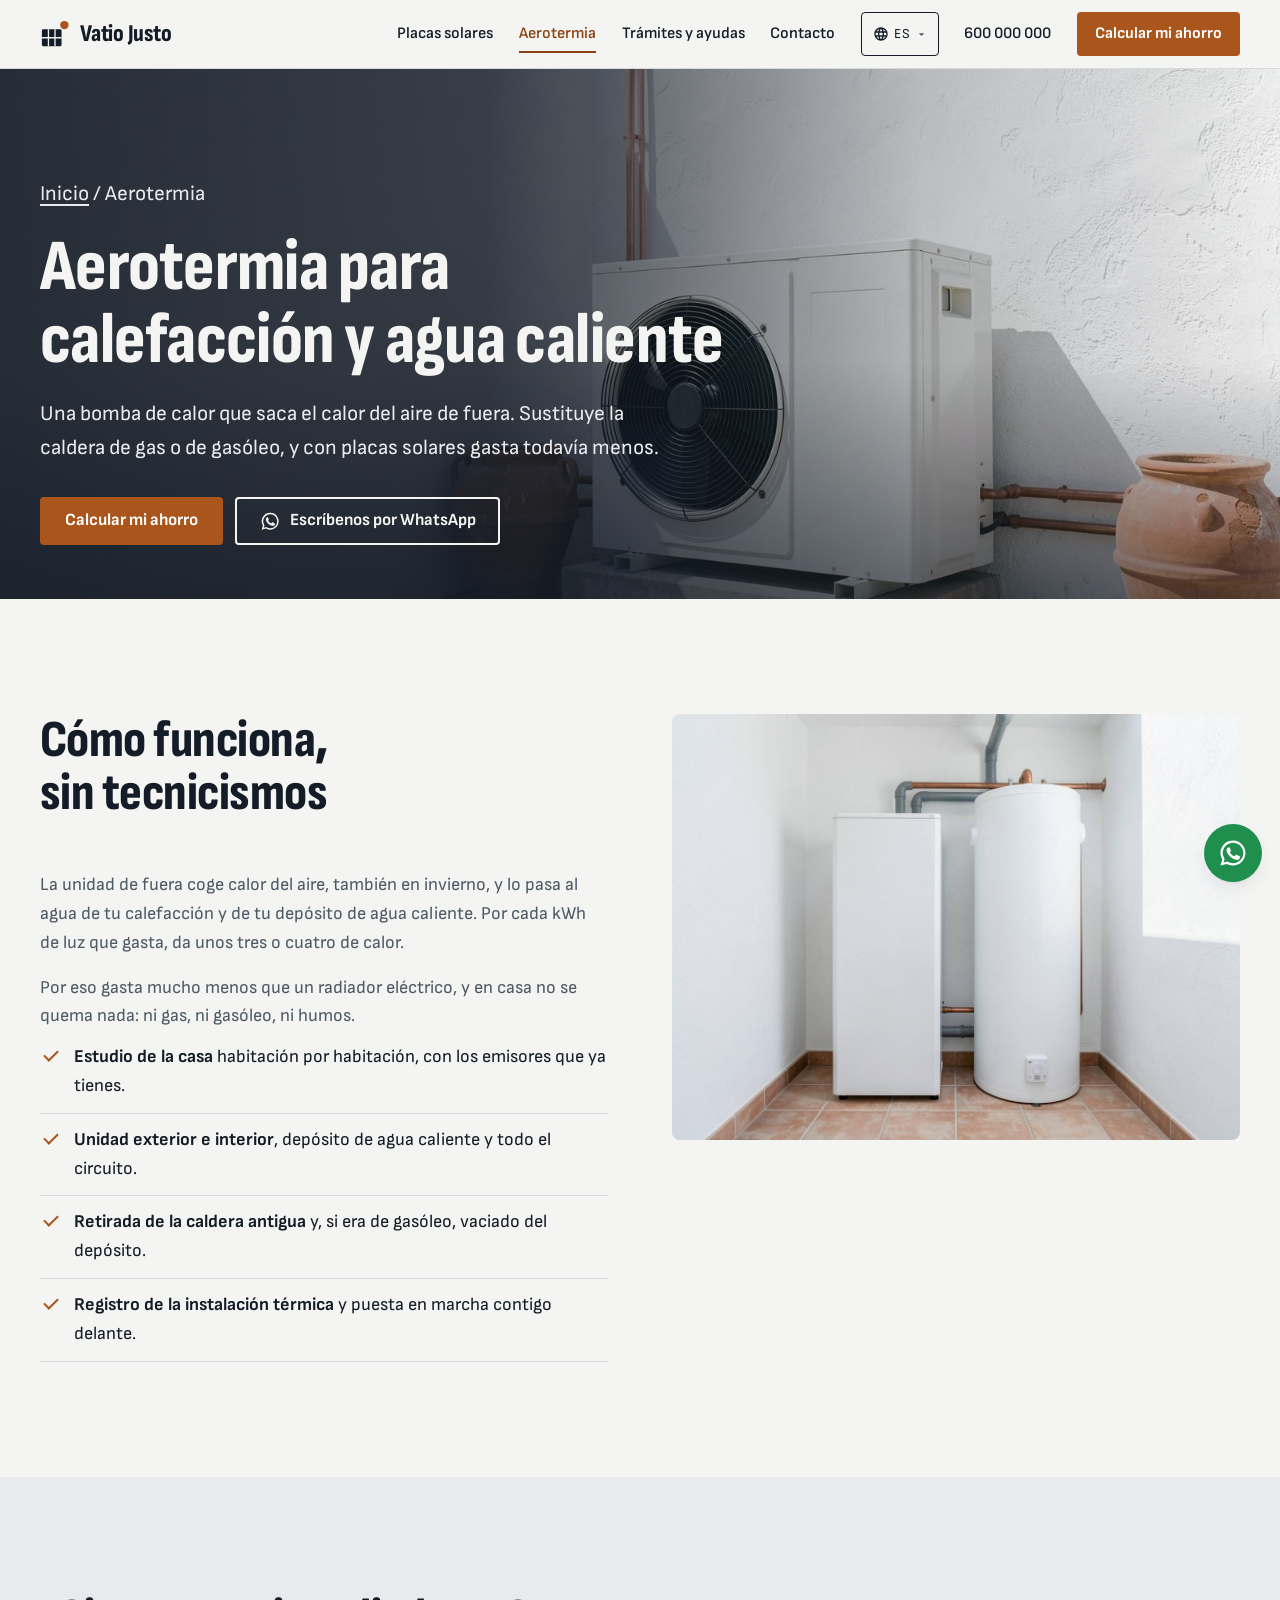
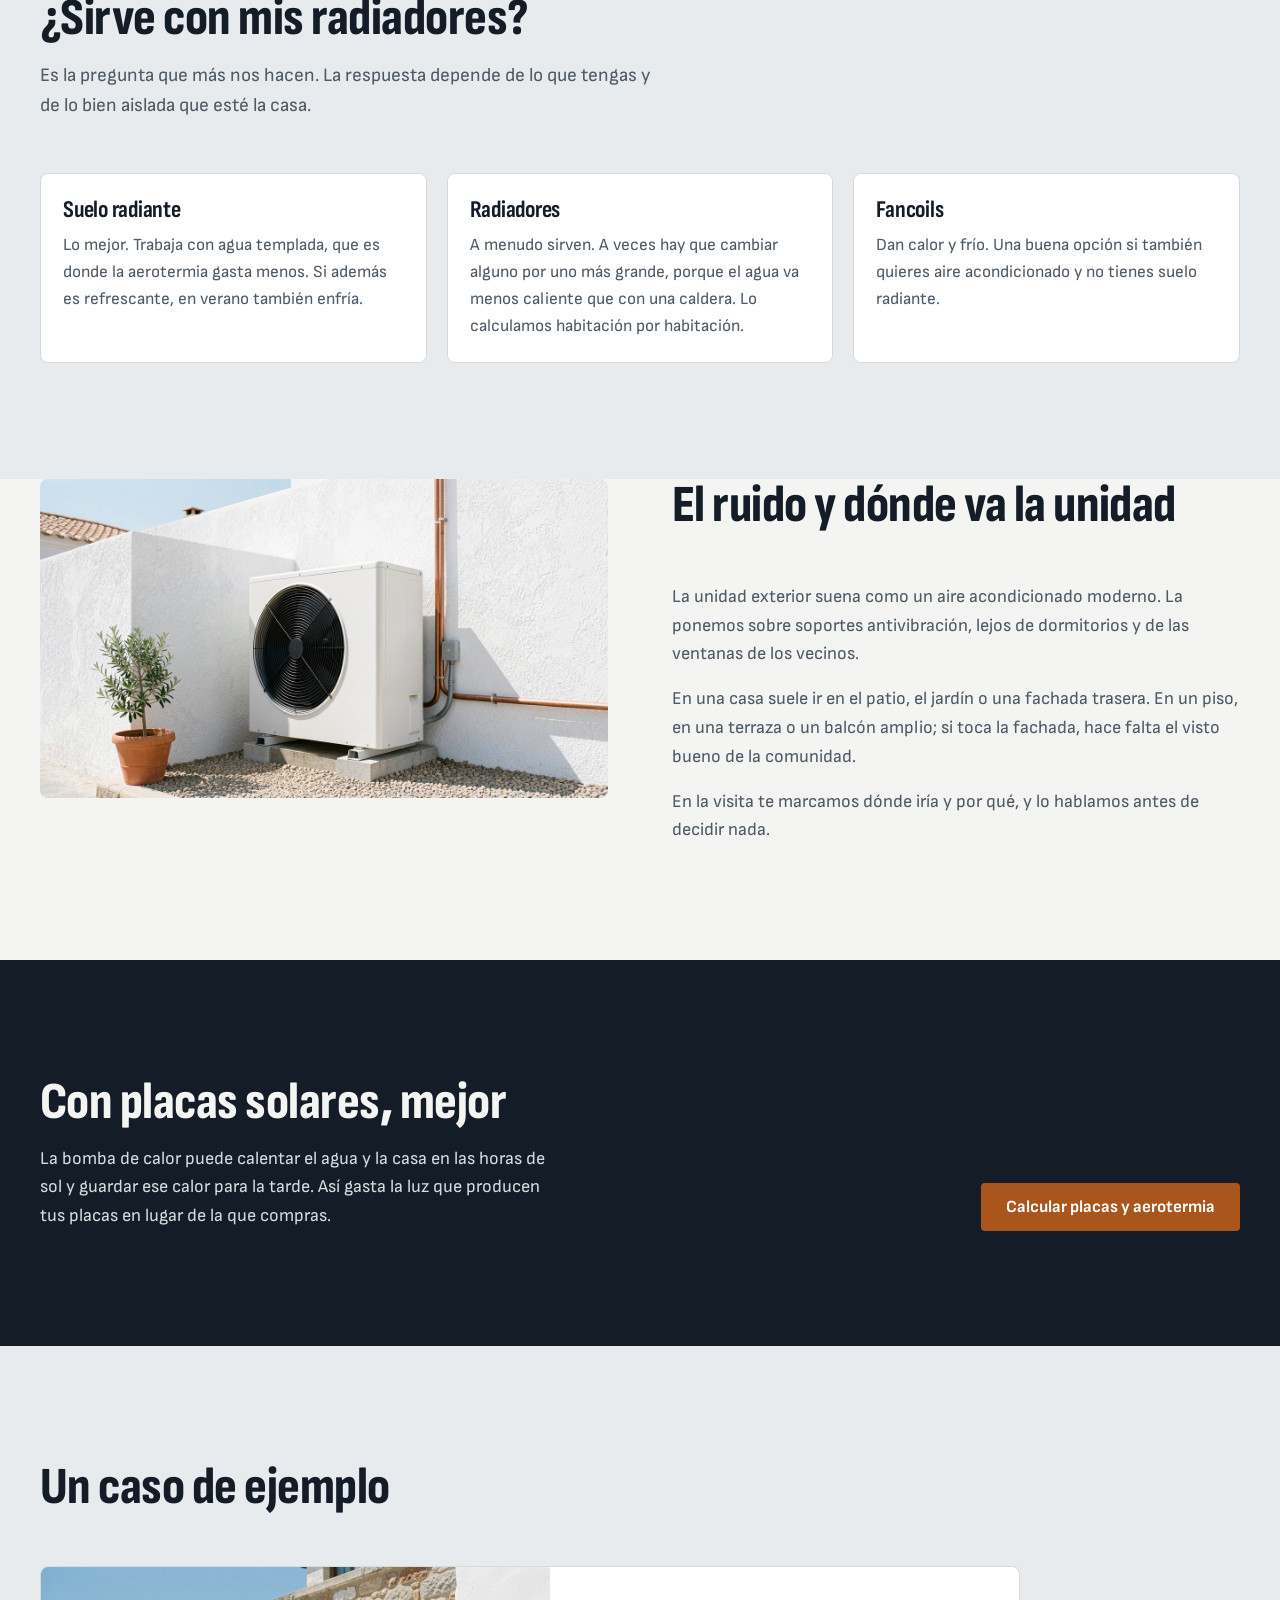
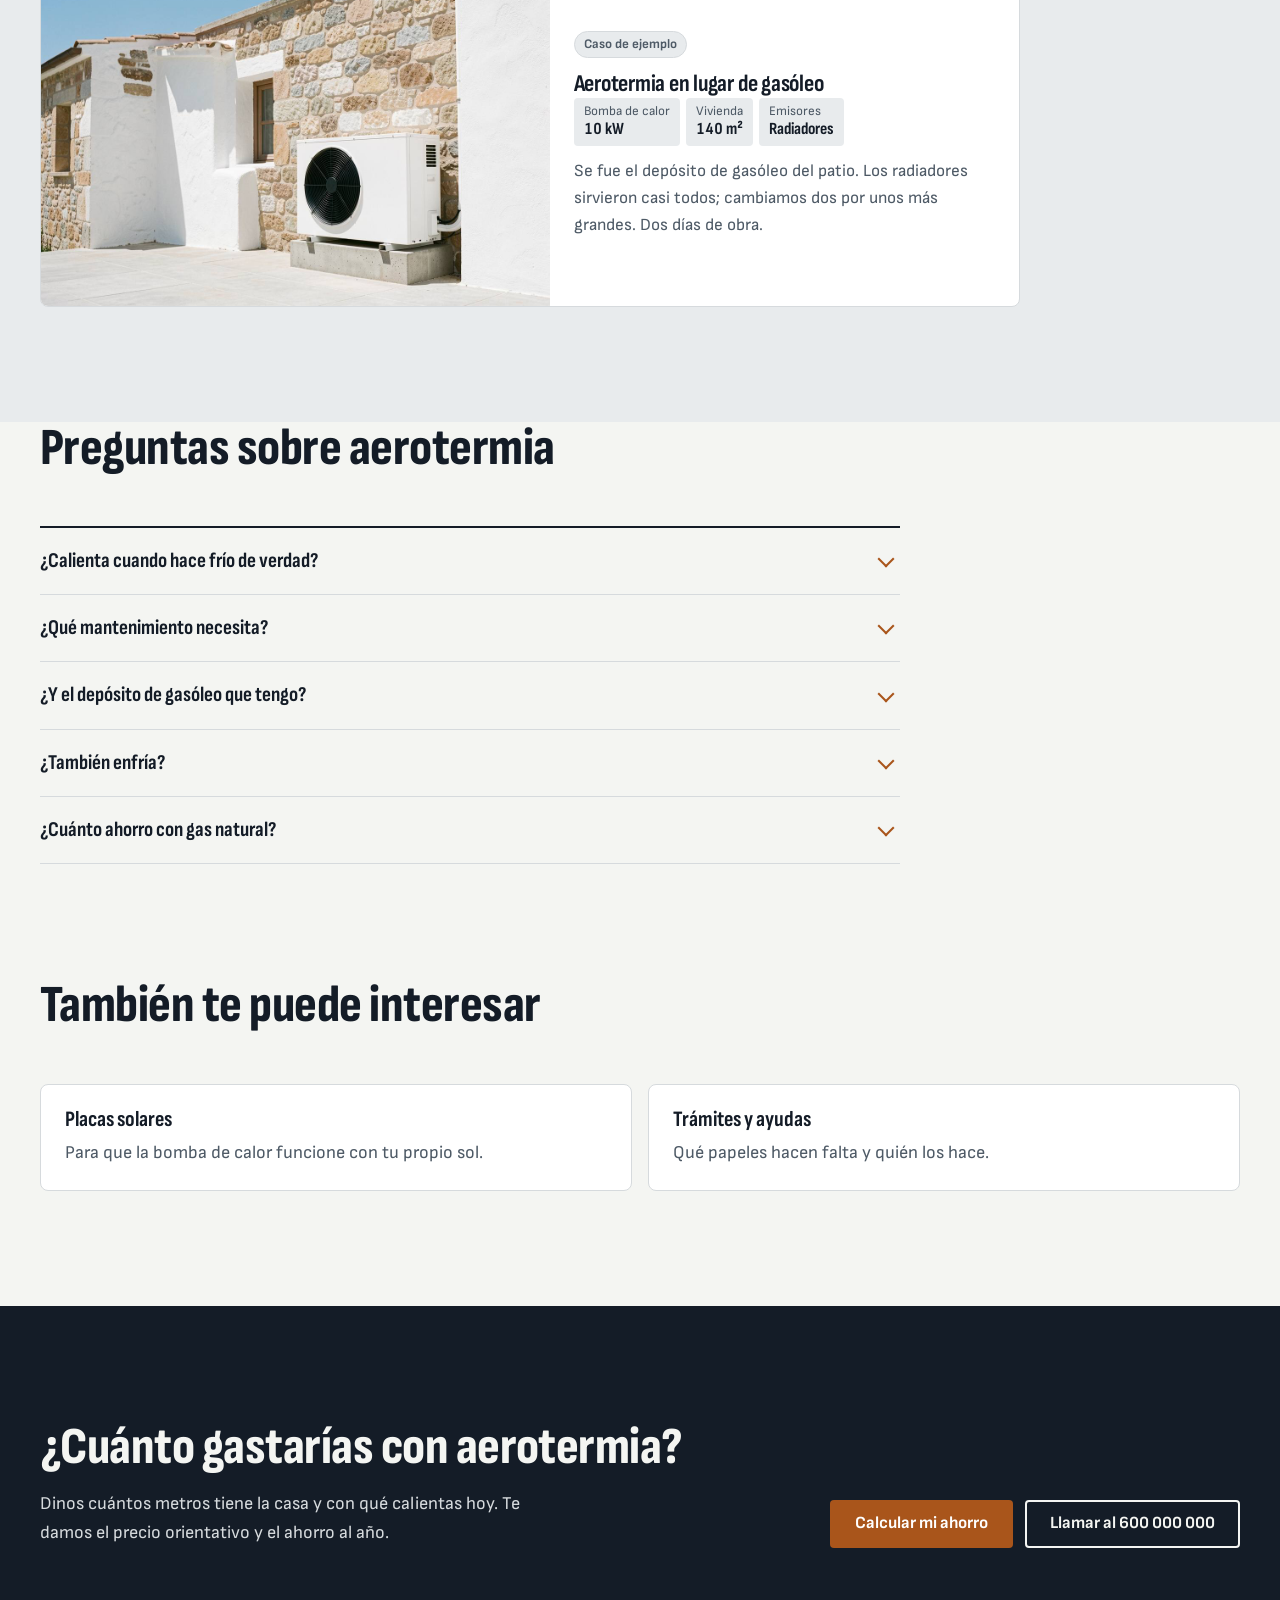
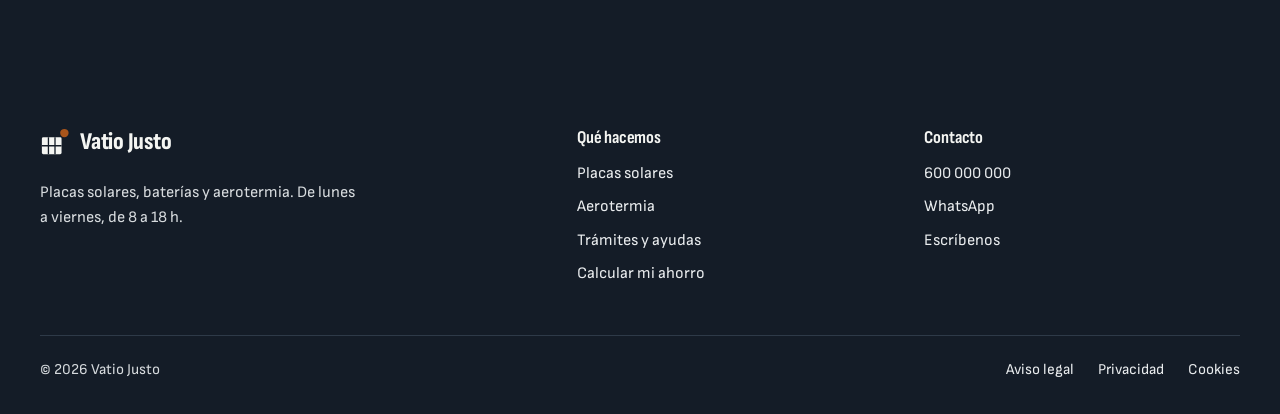
<file: aerotermia.html>
<!DOCTYPE html>
<html lang="es">
<head>
  <meta charset="UTF-8">
  <meta name="viewport" content="width=device-width, initial-scale=1">
  <title>Aerotermia para calefacción y agua caliente · Vatio Justo</title>
  <meta name="description" content="Aerotermia que sustituye la caldera de gas o de gasóleo. Te decimos si sirve con tus radiadores y dónde va la unidad exterior para que no moleste.">
  <meta property="og:type" content="website">
  <meta property="og:title" content="Aerotermia para calefacción y agua caliente · Vatio Justo">
  <meta property="og:description" content="Aerotermia que sustituye la caldera de gas o de gasóleo. Te decimos si sirve con tus radiadores y dónde va la unidad exterior para que no moleste.">
  <meta property="og:image" content="https://vatio-justo.pages.dev/assets/img/hero-placas.jpg">
  <meta name="twitter:card" content="summary_large_image">
  <!-- Web de demostració: no s'indexa (PLA.md §Honestedat). -->
  <meta name="robots" content="noindex, nofollow">
  <meta name="theme-color" content="#141C27">
  <link rel="icon" href="assets/favicon.svg" type="image/svg+xml">
  <link rel="preload" href="assets/fonts/SofiaSansCondensed-var.woff2" as="font" type="font/woff2" crossorigin>
  <link rel="stylesheet" href="css/styles.css">
  <script src="js/i18n.js"></script>
</head>
<body>
  <a class="salta" href="#contenido">Saltar al contenido</a>

  <header class="cap">
    <div class="wrap cap-in">
      <a class="marca" href="index.html" aria-label="Vatio Justo, inicio">
        <svg viewBox="0 0 32 32" aria-hidden="true"><rect x="2" y="11" width="21" height="18" rx="1.5" fill="currentColor"/><path class="marca-linia" d="M9 11v18M16 11v18M2 20h21" stroke-width="1.4"/><circle cx="26" cy="6.5" r="4.5" fill="#A9551B"/></svg>
        Vatio Justo
      </a>
      <nav class="nav" id="nav" aria-label="Principal">
        <a href="placas-solares.html">Placas solares</a>
        <a href="aerotermia.html">Aerotermia</a>
        <a href="tramites-y-ayudas.html">Trámites y ayudas</a>
        <a href="contacto.html">Contacto</a>
      </nav>
      <!-- Desplegable d'idioma (plantilla: <skill web-demo>/assets/i18n/tria-idioma.html).
           NOMÉS existeix si el JS ha arrencat: js/i18n.js posa `te-js` a
           l'<html> des del <head>. Un control mort val menys que cap control. -->
      <div class="tria-idioma" data-idioma-tria>
        <button class="tria-idioma-boto" type="button" data-idioma-boto
                aria-expanded="false" aria-haspopup="true"
                aria-label="Idioma de la página">
          <svg viewBox="0 0 24 24" aria-hidden="true" focusable="false"><path d="M12 2C6.48 2 2 6.48 2 12s4.48 10 10 10 10-4.48 10-10S17.52 2 12 2Zm6.93 6h-2.95a15.65 15.65 0 0 0-1.38-3.56A8.03 8.03 0 0 1 18.92 8ZM12 4.04c.83 1.2 1.48 2.53 1.91 3.96h-3.82c.43-1.43 1.08-2.76 1.91-3.96ZM4.26 14a7.85 7.85 0 0 1 0-4h3.38a16.6 16.6 0 0 0-.14 2c0 .68.06 1.34.14 2Zm.82 2h2.95c.32 1.25.78 2.45 1.38 3.56A7.99 7.99 0 0 1 5.08 16Zm2.95-8H5.08a7.99 7.99 0 0 1 4.33-3.56A15.65 15.65 0 0 0 8.03 8ZM12 19.96c-.83-1.2-1.48-2.53-1.91-3.96h3.82c-.43 1.43-1.08 2.76-1.91 3.96ZM14.34 14H9.66c-.09-.66-.16-1.32-.16-2 0-.68.07-1.35.16-2h4.68c.09.65.16 1.32.16 2 0 .68-.07 1.34-.16 2Zm.25 5.56c.6-1.11 1.06-2.31 1.38-3.56h2.95a8.03 8.03 0 0 1-4.33 3.56ZM16.36 14c.08-.66.14-1.32.14-2 0-.68-.06-1.34-.14-2h3.38a7.85 7.85 0 0 1 0 4Z"/></svg>
          <span data-idioma-actual data-sense-traduir>ES</span>
          <svg class="tria-idioma-punta" viewBox="0 0 24 24" aria-hidden="true" focusable="false"><path d="M12 15 6 9h12z"/></svg>
        </button>
        <!-- Cada idioma es diu com es diu ell mateix, no traduït: qui busca la
             seva llengua busca la paraula que coneix. Sempre CA · ES · EN. -->
        <ul class="tria-idioma-menu" data-idioma-menu data-sense-traduir hidden>
          <li><button type="button" data-idioma-opcio="ca" lang="ca">Català</button></li>
          <li><button type="button" data-idioma-opcio="es" lang="es">Castellano</button></li>
          <li><button type="button" data-idioma-opcio="en" lang="en">English</button></li>
        </ul>
      </div>
      <a class="cap-tel" href="tel:+34600000000">600 000 000</a>
      <a class="btn btn-principal" href="calculadora.html">Calcular mi ahorro</a>
      <button class="nav-obre" type="button" aria-expanded="false" aria-controls="nav"><span></span><span class="visually-hidden">Menú</span></button>
    </div>
  </header>

  <main id="contenido">
    <section class="hero hero-pagina" aria-labelledby="titulo-aero">
      <div class="hero-foto"><img src="assets/img/hero-aerotermia.jpg" alt="Unidad exterior de aerotermia junto a la pared blanca de una casa" width="1600" height="900" fetchpriority="high"></div>
      <div class="wrap">
        <div class="hero-in">
          <p class="molla"><a href="index.html">Inicio</a> / Aerotermia</p>
          <h1 id="titulo-aero">Aerotermia para calefacción y agua caliente</h1>
          <p>Una bomba de calor que saca el calor del aire de fuera. Sustituye la caldera de gas o de gasóleo, y con placas solares gasta todavía menos.</p>
          <div class="botons">
            <a class="btn btn-principal" href="calculadora.html?tipo=aerotermia">Calcular mi ahorro</a>
            <a class="btn btn-linia" href="https://wa.me/34600000000" target="_blank" rel="noopener">
              <svg viewBox="0 0 24 24" aria-hidden="true"><path fill="currentColor" d="M12 2a10 10 0 0 0-8.6 15.1L2 22l5-1.3A10 10 0 1 0 12 2Zm0 18.2a8.2 8.2 0 0 1-4.2-1.2l-.3-.2-3 .8.8-2.9-.2-.3A8.2 8.2 0 1 1 12 20.2Zm4.5-6.1c-.2-.1-1.5-.7-1.7-.8s-.4-.1-.6.1-.7.8-.8 1-.3.2-.5.1a6.7 6.7 0 0 1-3.3-2.9c-.3-.4.3-.4.7-1.3a.5.5 0 0 0 0-.5l-.8-1.9c-.2-.5-.4-.4-.6-.4h-.5a1 1 0 0 0-.7.3 3 3 0 0 0-.9 2.2 5.2 5.2 0 0 0 1.1 2.8 11.9 11.9 0 0 0 4.6 4c1.7.7 2.4.8 3.2.7a2.8 2.8 0 0 0 1.8-1.3 2.3 2.3 0 0 0 .2-1.3c-.1-.1-.3-.2-.5-.3Z"/></svg>
              Escríbenos por WhatsApp
            </a>
          </div>
        </div>
      </div>
    </section>

    <section class="seccio" aria-labelledby="titulo-funciona">
      <div class="wrap dos">
        <div>
          <div class="capcal">
            <h2 id="titulo-funciona">Cómo funciona, sin tecnicismos</h2>
          </div>
          <div class="text-llarg">
            <p>La unidad de fuera coge calor del aire, también en invierno, y lo pasa al agua de tu calefacción y de tu depósito de agua caliente. Por cada kWh de luz que gasta, da unos tres o cuatro de calor.</p>
            <p>Por eso gasta mucho menos que un radiador eléctrico, y en casa no se quema nada: ni gas, ni gasóleo, ni humos.</p>
          </div>
          <ul class="llista-check">
            <li><strong>Estudio de la casa</strong> habitación por habitación, con los emisores que ya tienes.</li>
            <li><strong>Unidad exterior e interior</strong>, depósito de agua caliente y todo el circuito.</li>
            <li><strong>Retirada de la caldera antigua</strong> y, si era de gasóleo, vaciado del depósito.</li>
            <li><strong>Registro de la instalación térmica</strong> y puesta en marcha contigo delante.</li>
          </ul>
        </div>
        <div class="foto"><img src="assets/img/aerotermia-interior.jpg" alt="Módulo interior de aerotermia y depósito de agua caliente en un lavadero" width="1200" height="900" loading="lazy"></div>
      </div>
    </section>

    <section class="seccio alu" aria-labelledby="titulo-emisores">
      <div class="wrap">
        <div class="capcal">
          <h2 id="titulo-emisores">¿Sirve con mis radiadores?</h2>
          <p>Es la pregunta que más nos hacen. La respuesta depende de lo que tengas y de lo bien aislada que esté la casa.</p>
        </div>
        <ul class="cobertes">
          <li><h3>Suelo radiante</h3><p>Lo mejor. Trabaja con agua templada, que es donde la aerotermia gasta menos. Si además es refrescante, en verano también enfría.</p></li>
          <li><h3>Radiadores</h3><p>A menudo sirven. A veces hay que cambiar alguno por uno más grande, porque el agua va menos caliente que con una caldera. Lo calculamos habitación por habitación.</p></li>
          <li><h3>Fancoils</h3><p>Dan calor y frío. Una buena opción si también quieres aire acondicionado y no tienes suelo radiante.</p></li>
        </ul>
      </div>
    </section>

    <section class="seccio" aria-labelledby="titulo-ruido">
      <div class="wrap dos">
        <div class="foto"><img src="assets/img/servicio-aerotermia.jpg" alt="Unidad exterior de aerotermia sobre una bancada con soportes antivibración" width="1280" height="720" loading="lazy"></div>
        <div>
          <div class="capcal">
            <h2 id="titulo-ruido">El ruido y dónde va la unidad</h2>
          </div>
          <div class="text-llarg">
            <p>La unidad exterior suena como un aire acondicionado moderno. La ponemos sobre soportes antivibración, lejos de dormitorios y de las ventanas de los vecinos.</p>
            <p>En una casa suele ir en el patio, el jardín o una fachada trasera. En un piso, en una terraza o un balcón amplio; si toca la fachada, hace falta el visto bueno de la comunidad.</p>
            <p>En la visita te marcamos dónde iría y por qué, y lo hablamos antes de decidir nada.</p>
          </div>
        </div>
      </div>
    </section>

    <section class="seccio fosc" aria-labelledby="titulo-con-placas">
      <div class="wrap cta-final">
        <div>
          <h2 id="titulo-con-placas">Con placas solares, mejor</h2>
          <p>La bomba de calor puede calentar el agua y la casa en las horas de sol y guardar ese calor para la tarde. Así gasta la luz que producen tus placas en lugar de la que compras.</p>
        </div>
        <div class="botons">
          <a class="btn btn-principal" href="calculadora.html?tipo=ambas">Calcular placas y aerotermia</a>
        </div>
      </div>
    </section>

    <section class="seccio alu" aria-labelledby="titulo-caso">
      <div class="wrap">
        <div class="capcal"><h2 id="titulo-caso">Un caso de ejemplo</h2></div>
        <div class="casos casos-u">
          <article class="cas cas-sol">
            <button class="cas-foto" type="button" data-visor="assets/img/caso-aerotermia.jpg" data-visor-text="Aerotermia en una casa de campo que antes usaba gasóleo">
              <img src="assets/img/caso-aerotermia.jpg" alt="Casa de piedra con la unidad exterior de aerotermia junto a la pared trasera" width="1200" height="800" loading="lazy">
            </button>
            <div class="cas-text">
              <span class="distintiu">Caso de ejemplo</span>
              <h3>Aerotermia en lugar de gasóleo</h3>
              <dl class="fitxa">
                <div><dt>Bomba de calor</dt><dd>10 kW</dd></div>
                <div><dt>Vivienda</dt><dd>140 m²</dd></div>
                <div><dt>Emisores</dt><dd>Radiadores</dd></div>
              </dl>
              <p>Se fue el depósito de gasóleo del patio. Los radiadores sirvieron casi todos; cambiamos dos por unos más grandes. Dos días de obra.</p>
            </div>
          </article>
        </div>
      </div>
    </section>

    <section class="seccio" aria-labelledby="titulo-faq">
      <div class="wrap">
        <div class="capcal"><h2 id="titulo-faq">Preguntas sobre aerotermia</h2></div>
        <div class="faq">
          <details>
            <summary>¿Calienta cuando hace frío de verdad?</summary>
            <div><p>Sí. Los equipos actuales trabajan con temperaturas bajo cero. Rinden menos cuanto más frío hace, y lo tenemos en cuenta al elegir la potencia para tu zona.</p></div>
          </details>
          <details>
            <summary>¿Qué mantenimiento necesita?</summary>
            <div><p>Una revisión al año: filtros, presión del circuito y comprobación del equipo. Bastante menos que una caldera de gasóleo.</p></div>
          </details>
          <details>
            <summary>¿Y el depósito de gasóleo que tengo?</summary>
            <div><p>Lo vaciamos y lo retiramos como parte de la obra. Te queda ese espacio libre.</p></div>
          </details>
          <details>
            <summary>¿También enfría?</summary>
            <div><p>Si tienes suelo refrescante o fancoils, sí. Con radiadores, solo calienta.</p></div>
          </details>
          <details>
            <summary>¿Cuánto ahorro con gas natural?</summary>
            <div><p>Menos que si vienes del gasóleo o de la electricidad, porque el gas es más barato. Con gas, la aerotermia tarda más en pagarse sola, y la calculadora te lo enseña tal cual.</p></div>
          </details>
        </div>
      </div>
    </section>

    <section class="seccio" aria-labelledby="titulo-tambien">
      <div class="wrap">
        <div class="capcal"><h2 id="titulo-tambien">También te puede interesar</h2></div>
        <div class="tambe">
          <a href="placas-solares.html"><strong>Placas solares</strong><span>Para que la bomba de calor funcione con tu propio sol.</span></a>
          <a href="tramites-y-ayudas.html"><strong>Trámites y ayudas</strong><span>Qué papeles hacen falta y quién los hace.</span></a>
        </div>
      </div>
    </section>

    <section class="seccio fosc" aria-labelledby="titulo-final">
      <div class="wrap cta-final">
        <div>
          <h2 id="titulo-final">¿Cuánto gastarías con aerotermia?</h2>
          <p>Dinos cuántos metros tiene la casa y con qué calientas hoy. Te damos el precio orientativo y el ahorro al año.</p>
        </div>
        <div class="botons">
          <a class="btn btn-principal" href="calculadora.html?tipo=aerotermia">Calcular mi ahorro</a>
          <a class="btn btn-linia" href="tel:+34600000000">Llamar al 600 000 000</a>
        </div>
      </div>
    </section>
  </main>

  <footer class="peu">
    <div class="wrap">
      <div class="peu-graella">
        <div>
          <a class="marca" href="index.html" aria-label="Vatio Justo, inicio">
            <svg viewBox="0 0 32 32" aria-hidden="true"><rect x="2" y="11" width="21" height="18" rx="1.5" fill="currentColor"/><path class="marca-linia" d="M9 11v18M16 11v18M2 20h21" stroke-width="1.4"/><circle cx="26" cy="6.5" r="4.5" fill="#A9551B"/></svg>
            Vatio Justo
          </a>
          <p>Placas solares, baterías y aerotermia. De lunes a viernes, de 8 a 18 h.</p>
        </div>
        <div>
          <h2>Qué hacemos</h2>
          <ul>
            <li><a href="placas-solares.html">Placas solares</a></li>
            <li><a href="aerotermia.html">Aerotermia</a></li>
            <li><a href="tramites-y-ayudas.html">Trámites y ayudas</a></li>
            <li><a href="calculadora.html">Calcular mi ahorro</a></li>
          </ul>
        </div>
        <div>
          <h2>Contacto</h2>
          <ul>
            <li><a href="tel:+34600000000">600 000 000</a></li>
            <li><a href="https://wa.me/34600000000" target="_blank" rel="noopener">WhatsApp</a></li>
            <li><a href="contacto.html">Escríbenos</a></li>
          </ul>
        </div>
      </div>
      <div class="peu-baix">
        <span>© 2026 Vatio Justo</span>
        <a href="aviso-legal.html">Aviso legal</a>
        <a href="politica-privacidad.html">Privacidad</a>
        <a href="politica-cookies.html">Cookies</a>
      </div>
    </div>
  </footer>

  <a class="wa-flotant" href="https://wa.me/34600000000" target="_blank" rel="noopener" aria-label="Escríbenos por WhatsApp">
    <svg viewBox="0 0 24 24" aria-hidden="true"><path fill="currentColor" d="M12 2a10 10 0 0 0-8.6 15.1L2 22l5-1.3A10 10 0 1 0 12 2Zm0 18.2a8.2 8.2 0 0 1-4.2-1.2l-.3-.2-3 .8.8-2.9-.2-.3A8.2 8.2 0 1 1 12 20.2Zm4.5-6.1c-.2-.1-1.5-.7-1.7-.8s-.4-.1-.6.1-.7.8-.8 1-.3.2-.5.1a6.7 6.7 0 0 1-3.3-2.9c-.3-.4.3-.4.7-1.3a.5.5 0 0 0 0-.5l-.8-1.9c-.2-.5-.4-.4-.6-.4h-.5a1 1 0 0 0-.7.3 3 3 0 0 0-.9 2.2 5.2 5.2 0 0 0 1.1 2.8 11.9 11.9 0 0 0 4.6 4c1.7.7 2.4.8 3.2.7a2.8 2.8 0 0 0 1.8-1.3 2.3 2.3 0 0 0 .2-1.3c-.1-.1-.3-.2-.5-.3Z"/></svg>
  </a>

  <dialog class="visor" data-visor-dialog aria-label="Foto ampliada">
    <button class="visor-tanca" type="button" data-visor-tanca aria-label="Cerrar">×</button>
    <img alt="" width="1200" height="800">
    <p></p>
  </dialog>
  <script src="js/traduccions.js" defer></script>
  <script src="js/main.js" defer></script>
</body>
</html>
</file>
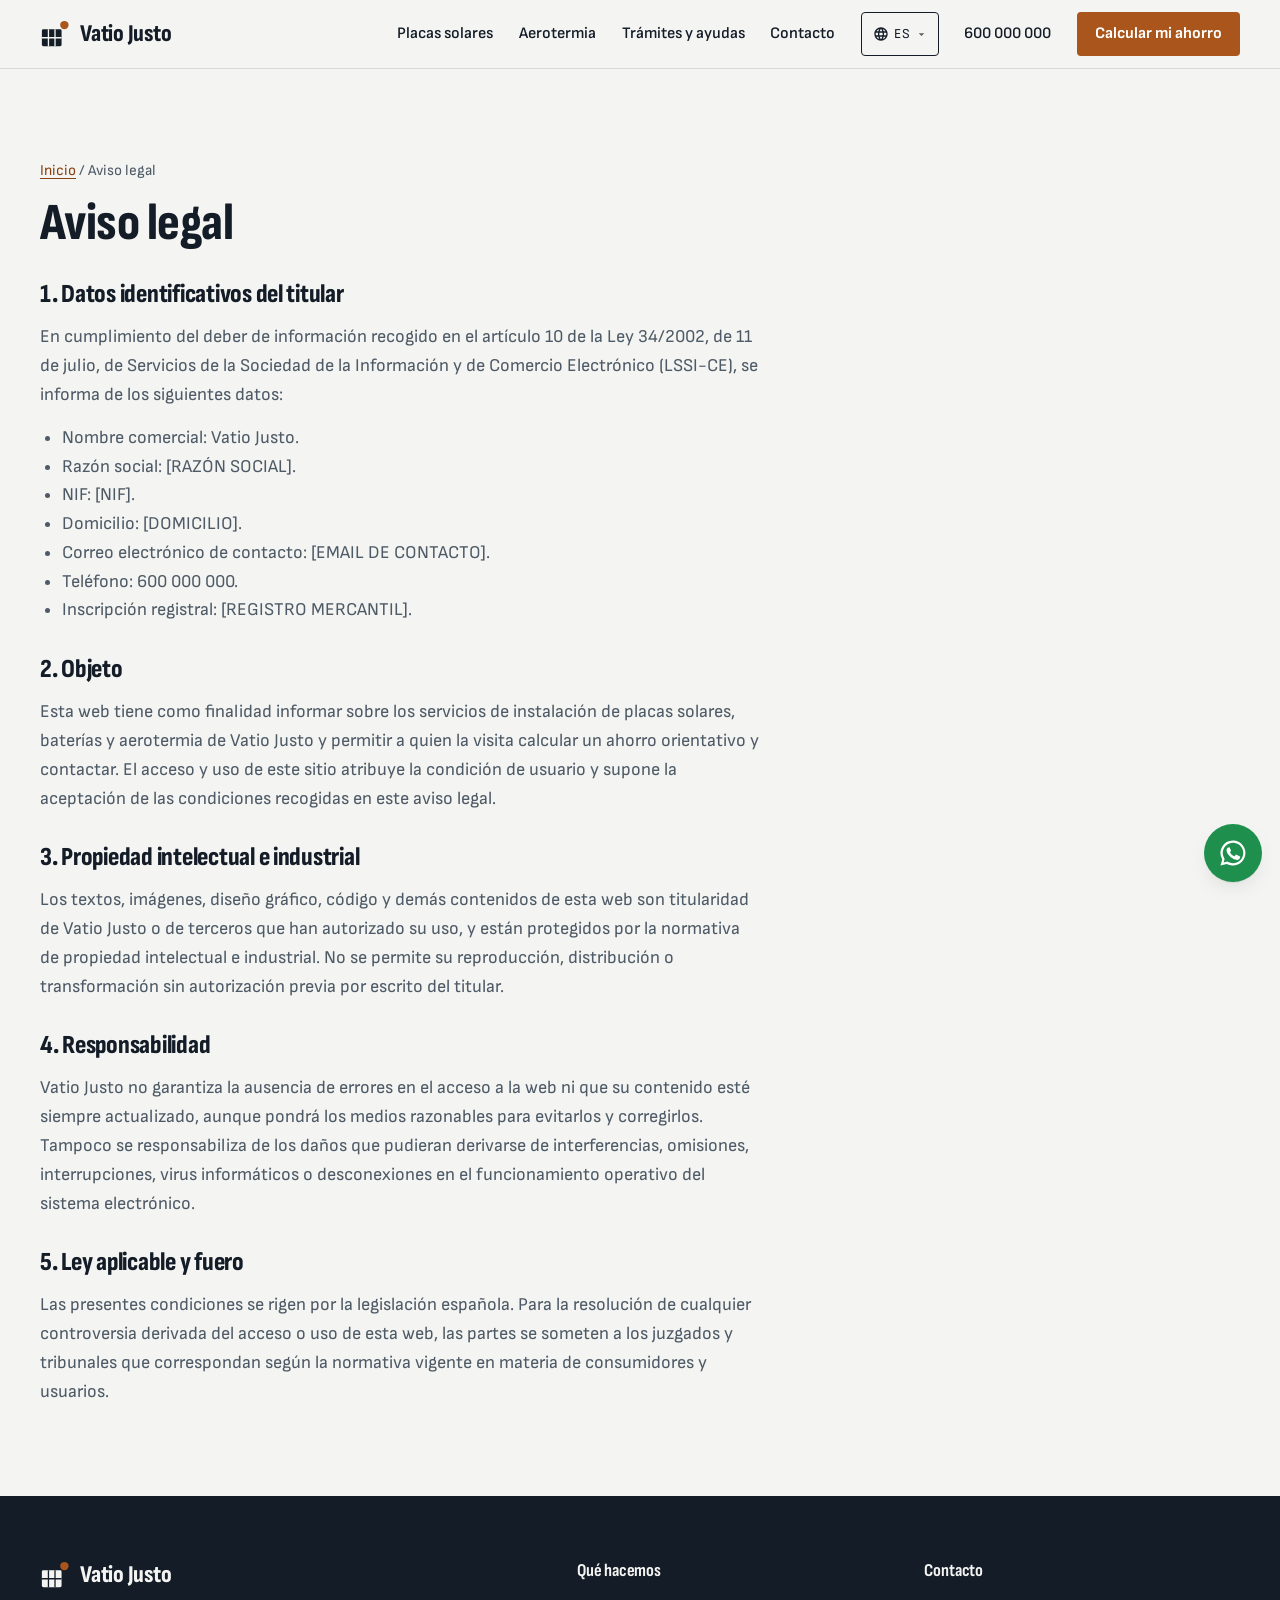
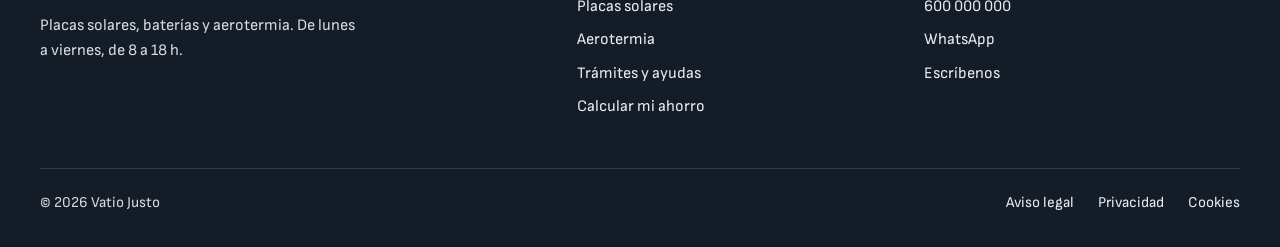
<file: aviso-legal.html>
<!DOCTYPE html>
<html lang="es">
<head>
  <meta charset="UTF-8">
  <meta name="viewport" content="width=device-width, initial-scale=1">
  <title>Aviso legal · Vatio Justo</title>
  <meta name="description" content="Datos del titular y condiciones de uso de la web de Vatio Justo.">
  <!-- Web de demostració: no s'indexa (PLA.md §Honestedat). -->
  <meta name="robots" content="noindex, nofollow">
  <meta name="theme-color" content="#141C27">
  <link rel="icon" href="assets/favicon.svg" type="image/svg+xml">
  <link rel="preload" href="assets/fonts/SofiaSansCondensed-var.woff2" as="font" type="font/woff2" crossorigin>
  <link rel="stylesheet" href="css/styles.css">
  <script src="js/i18n.js"></script>
</head>
<body>
  <a class="salta" href="#contenido">Saltar al contenido</a>

  <header class="cap">
    <div class="wrap cap-in">
      <a class="marca" href="index.html" aria-label="Vatio Justo, inicio">
        <svg viewBox="0 0 32 32" aria-hidden="true"><rect x="2" y="11" width="21" height="18" rx="1.5" fill="currentColor"/><path class="marca-linia" d="M9 11v18M16 11v18M2 20h21" stroke-width="1.4"/><circle cx="26" cy="6.5" r="4.5" fill="#A9551B"/></svg>
        Vatio Justo
      </a>
      <nav class="nav" id="nav" aria-label="Principal">
        <a href="placas-solares.html">Placas solares</a>
        <a href="aerotermia.html">Aerotermia</a>
        <a href="tramites-y-ayudas.html">Trámites y ayudas</a>
        <a href="contacto.html">Contacto</a>
      </nav>
      <!-- Desplegable d'idioma (plantilla: <skill web-demo>/assets/i18n/tria-idioma.html).
           NOMÉS existeix si el JS ha arrencat: js/i18n.js posa `te-js` a
           l'<html> des del <head>. Un control mort val menys que cap control. -->
      <div class="tria-idioma" data-idioma-tria>
        <button class="tria-idioma-boto" type="button" data-idioma-boto
                aria-expanded="false" aria-haspopup="true"
                aria-label="Idioma de la página">
          <svg viewBox="0 0 24 24" aria-hidden="true" focusable="false"><path d="M12 2C6.48 2 2 6.48 2 12s4.48 10 10 10 10-4.48 10-10S17.52 2 12 2Zm6.93 6h-2.95a15.65 15.65 0 0 0-1.38-3.56A8.03 8.03 0 0 1 18.92 8ZM12 4.04c.83 1.2 1.48 2.53 1.91 3.96h-3.82c.43-1.43 1.08-2.76 1.91-3.96ZM4.26 14a7.85 7.85 0 0 1 0-4h3.38a16.6 16.6 0 0 0-.14 2c0 .68.06 1.34.14 2Zm.82 2h2.95c.32 1.25.78 2.45 1.38 3.56A7.99 7.99 0 0 1 5.08 16Zm2.95-8H5.08a7.99 7.99 0 0 1 4.33-3.56A15.65 15.65 0 0 0 8.03 8ZM12 19.96c-.83-1.2-1.48-2.53-1.91-3.96h3.82c-.43 1.43-1.08 2.76-1.91 3.96ZM14.34 14H9.66c-.09-.66-.16-1.32-.16-2 0-.68.07-1.35.16-2h4.68c.09.65.16 1.32.16 2 0 .68-.07 1.34-.16 2Zm.25 5.56c.6-1.11 1.06-2.31 1.38-3.56h2.95a8.03 8.03 0 0 1-4.33 3.56ZM16.36 14c.08-.66.14-1.32.14-2 0-.68-.06-1.34-.14-2h3.38a7.85 7.85 0 0 1 0 4Z"/></svg>
          <span data-idioma-actual data-sense-traduir>ES</span>
          <svg class="tria-idioma-punta" viewBox="0 0 24 24" aria-hidden="true" focusable="false"><path d="M12 15 6 9h12z"/></svg>
        </button>
        <!-- Cada idioma es diu com es diu ell mateix, no traduït: qui busca la
             seva llengua busca la paraula que coneix. Sempre CA · ES · EN. -->
        <ul class="tria-idioma-menu" data-idioma-menu data-sense-traduir hidden>
          <li><button type="button" data-idioma-opcio="ca" lang="ca">Català</button></li>
          <li><button type="button" data-idioma-opcio="es" lang="es">Castellano</button></li>
          <li><button type="button" data-idioma-opcio="en" lang="en">English</button></li>
        </ul>
      </div>
      <a class="cap-tel" href="tel:+34600000000">600 000 000</a>
      <a class="btn btn-principal" href="calculadora.html">Calcular mi ahorro</a>
      <button class="nav-obre" type="button" aria-expanded="false" aria-controls="nav"><span></span><span class="visually-hidden">Menú</span></button>
    </div>
  </header>

  <main id="contenido">
    <article class="wrap legal">
          <p class="molla"><a href="index.html">Inicio</a> / Aviso legal</p>
          <h1>Aviso legal</h1>
    
          <h2>1. Datos identificativos del titular</h2>
          <p>En cumplimiento del deber de información recogido en el artículo 10 de la Ley 34/2002, de 11 de julio, de Servicios de la Sociedad de la Información y de Comercio Electrónico (LSSI-CE), se informa de los siguientes datos:</p>
          <ul>
            <li>Nombre comercial: Vatio Justo.</li>
            <li>Razón social: [RAZÓN SOCIAL].</li>
            <li>NIF: [NIF].</li>
            <li>Domicilio: [DOMICILIO].</li>
            <li>Correo electrónico de contacto: [EMAIL DE CONTACTO].</li>
            <li>Teléfono: 600 000 000.</li>
            <li>Inscripción registral: [REGISTRO MERCANTIL].</li>
          </ul>
    
          <h2>2. Objeto</h2>
          <p>Esta web tiene como finalidad informar sobre los servicios de instalación de placas solares, baterías y aerotermia de Vatio Justo y permitir a quien la visita calcular un ahorro orientativo y contactar. El acceso y uso de este sitio atribuye la condición de usuario y supone la aceptación de las condiciones recogidas en este aviso legal.</p>
    
          <h2>3. Propiedad intelectual e industrial</h2>
          <p>Los textos, imágenes, diseño gráfico, código y demás contenidos de esta web son titularidad de Vatio Justo o de terceros que han autorizado su uso, y están protegidos por la normativa de propiedad intelectual e industrial. No se permite su reproducción, distribución o transformación sin autorización previa por escrito del titular.</p>
    
          <h2>4. Responsabilidad</h2>
          <p>Vatio Justo no garantiza la ausencia de errores en el acceso a la web ni que su contenido esté siempre actualizado, aunque pondrá los medios razonables para evitarlos y corregirlos. Tampoco se responsabiliza de los daños que pudieran derivarse de interferencias, omisiones, interrupciones, virus informáticos o desconexiones en el funcionamiento operativo del sistema electrónico.</p>
    
          <h2>5. Ley aplicable y fuero</h2>
          <p>Las presentes condiciones se rigen por la legislación española. Para la resolución de cualquier controversia derivada del acceso o uso de esta web, las partes se someten a los juzgados y tribunales que correspondan según la normativa vigente en materia de consumidores y usuarios.</p>
        </article>
  </main>

  <footer class="peu">
    <div class="wrap">
      <div class="peu-graella">
        <div>
          <a class="marca" href="index.html" aria-label="Vatio Justo, inicio">
            <svg viewBox="0 0 32 32" aria-hidden="true"><rect x="2" y="11" width="21" height="18" rx="1.5" fill="currentColor"/><path class="marca-linia" d="M9 11v18M16 11v18M2 20h21" stroke-width="1.4"/><circle cx="26" cy="6.5" r="4.5" fill="#A9551B"/></svg>
            Vatio Justo
          </a>
          <p>Placas solares, baterías y aerotermia. De lunes a viernes, de 8 a 18 h.</p>
        </div>
        <div>
          <h2>Qué hacemos</h2>
          <ul>
            <li><a href="placas-solares.html">Placas solares</a></li>
            <li><a href="aerotermia.html">Aerotermia</a></li>
            <li><a href="tramites-y-ayudas.html">Trámites y ayudas</a></li>
            <li><a href="calculadora.html">Calcular mi ahorro</a></li>
          </ul>
        </div>
        <div>
          <h2>Contacto</h2>
          <ul>
            <li><a href="tel:+34600000000">600 000 000</a></li>
            <li><a href="https://wa.me/34600000000" target="_blank" rel="noopener">WhatsApp</a></li>
            <li><a href="contacto.html">Escríbenos</a></li>
          </ul>
        </div>
      </div>
      <div class="peu-baix">
        <span>© 2026 Vatio Justo</span>
        <a href="aviso-legal.html">Aviso legal</a>
        <a href="politica-privacidad.html">Privacidad</a>
        <a href="politica-cookies.html">Cookies</a>
      </div>
    </div>
  </footer>

  <a class="wa-flotant" href="https://wa.me/34600000000" target="_blank" rel="noopener" aria-label="Escríbenos por WhatsApp">
    <svg viewBox="0 0 24 24" aria-hidden="true"><path fill="currentColor" d="M12 2a10 10 0 0 0-8.6 15.1L2 22l5-1.3A10 10 0 1 0 12 2Zm0 18.2a8.2 8.2 0 0 1-4.2-1.2l-.3-.2-3 .8.8-2.9-.2-.3A8.2 8.2 0 1 1 12 20.2Zm4.5-6.1c-.2-.1-1.5-.7-1.7-.8s-.4-.1-.6.1-.7.8-.8 1-.3.2-.5.1a6.7 6.7 0 0 1-3.3-2.9c-.3-.4.3-.4.7-1.3a.5.5 0 0 0 0-.5l-.8-1.9c-.2-.5-.4-.4-.6-.4h-.5a1 1 0 0 0-.7.3 3 3 0 0 0-.9 2.2 5.2 5.2 0 0 0 1.1 2.8 11.9 11.9 0 0 0 4.6 4c1.7.7 2.4.8 3.2.7a2.8 2.8 0 0 0 1.8-1.3 2.3 2.3 0 0 0 .2-1.3c-.1-.1-.3-.2-.5-.3Z"/></svg>
  </a>

  <script src="js/traduccions.js" defer></script>
  <script src="js/main.js" defer></script>
</body>
</html>
</file>
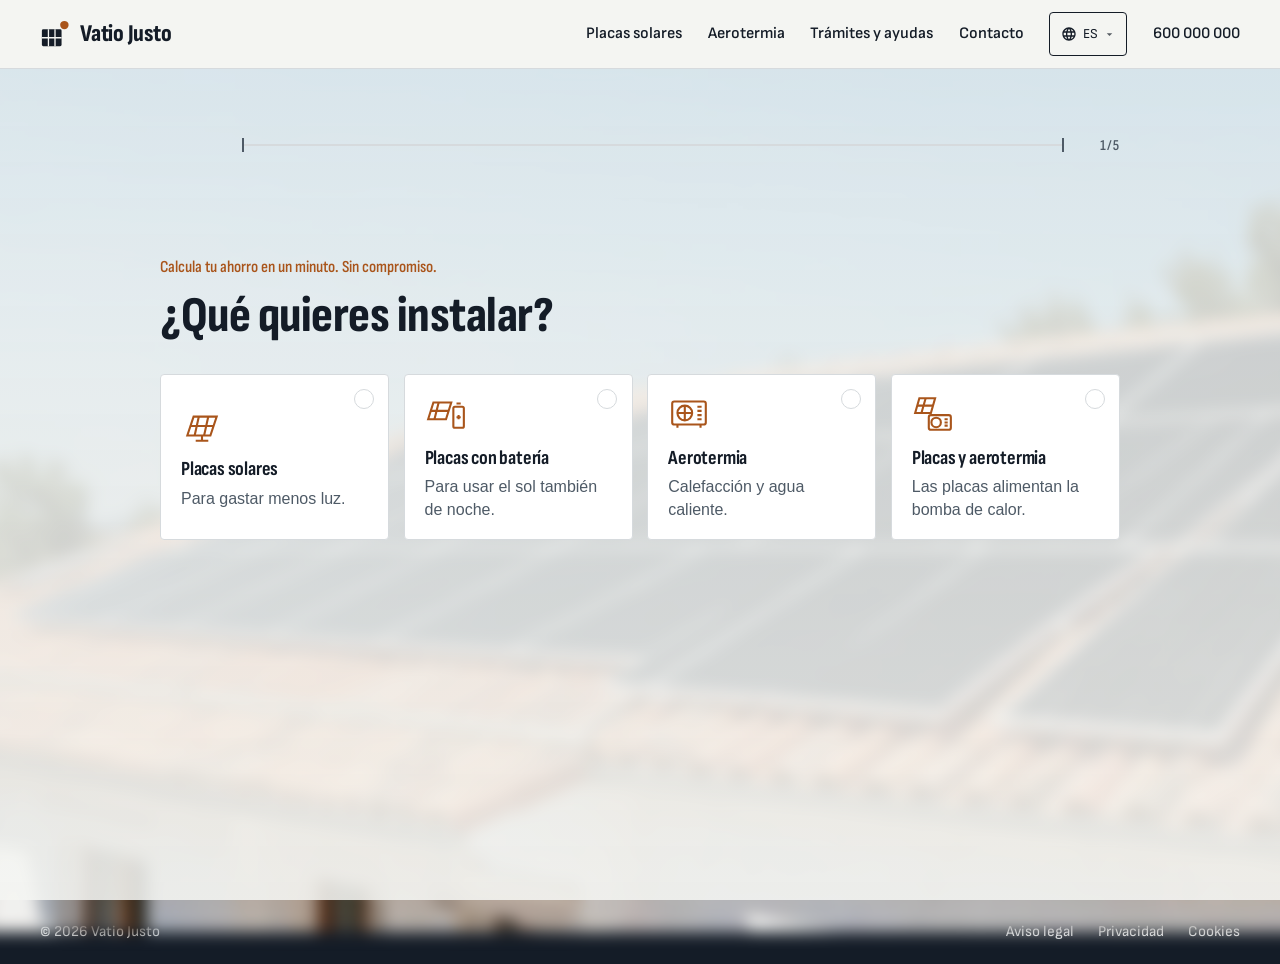
<file: calculadora.html>
<!DOCTYPE html>
<html lang="es">
<head>
  <meta charset="UTF-8">
  <meta name="viewport" content="width=device-width, initial-scale=1">
  <title>Calcula tu ahorro con placas solares o aerotermia · Vatio Justo</title>
  <meta name="description" content="Cinco preguntas y tu correo: precio orientativo de la instalación, ahorro al año y en cuántos años se recupera. Placas solares, batería y aerotermia.">
  <meta property="og:type" content="website">
  <meta property="og:title" content="Calcula tu ahorro con placas solares o aerotermia · Vatio Justo">
  <meta property="og:description" content="Cinco preguntas y tu correo: precio orientativo de la instalación, ahorro al año y en cuántos años se recupera. Placas solares, batería y aerotermia.">
  <meta property="og:image" content="https://vatio-justo.pages.dev/assets/img/hero-placas.jpg">
  <meta name="twitter:card" content="summary_large_image">
  <!-- Web de demostració: no s'indexa (PLA.md §Honestedat). -->
  <meta name="robots" content="noindex, nofollow">
  <meta name="theme-color" content="#141C27">
  <link rel="icon" href="assets/favicon.svg" type="image/svg+xml">
  <link rel="preload" href="assets/fonts/SofiaSansCondensed-var.woff2" as="font" type="font/woff2" crossorigin>
  <link rel="stylesheet" href="css/styles.css">
  <link rel="stylesheet" href="css/calculadora.css">
  <script src="js/i18n.js"></script>
</head>
<body>
  <a class="salta" href="#contenido">Saltar al contenido</a>

  <header class="cap">
    <div class="wrap cap-in">
      <a class="marca" href="index.html" aria-label="Vatio Justo, inicio">
        <svg viewBox="0 0 32 32" aria-hidden="true"><rect x="2" y="11" width="21" height="18" rx="1.5" fill="currentColor"/><path class="marca-linia" d="M9 11v18M16 11v18M2 20h21" stroke-width="1.4"/><circle cx="26" cy="6.5" r="4.5" fill="#A9551B"/></svg>
        Vatio Justo
      </a>
      <nav class="nav" id="nav" aria-label="Principal">
        <a href="placas-solares.html">Placas solares</a>
        <a href="aerotermia.html">Aerotermia</a>
        <a href="tramites-y-ayudas.html">Trámites y ayudas</a>
        <a href="contacto.html">Contacto</a>
      </nav>
      <!-- Desplegable d'idioma (plantilla: <skill web-demo>/assets/i18n/tria-idioma.html).
           NOMÉS existeix si el JS ha arrencat: js/i18n.js posa `te-js` a
           l'<html> des del <head>. Un control mort val menys que cap control. -->
      <div class="tria-idioma" data-idioma-tria>
        <button class="tria-idioma-boto" type="button" data-idioma-boto
                aria-expanded="false" aria-haspopup="true"
                aria-label="Idioma de la página">
          <svg viewBox="0 0 24 24" aria-hidden="true" focusable="false"><path d="M12 2C6.48 2 2 6.48 2 12s4.48 10 10 10 10-4.48 10-10S17.52 2 12 2Zm6.93 6h-2.95a15.65 15.65 0 0 0-1.38-3.56A8.03 8.03 0 0 1 18.92 8ZM12 4.04c.83 1.2 1.48 2.53 1.91 3.96h-3.82c.43-1.43 1.08-2.76 1.91-3.96ZM4.26 14a7.85 7.85 0 0 1 0-4h3.38a16.6 16.6 0 0 0-.14 2c0 .68.06 1.34.14 2Zm.82 2h2.95c.32 1.25.78 2.45 1.38 3.56A7.99 7.99 0 0 1 5.08 16Zm2.95-8H5.08a7.99 7.99 0 0 1 4.33-3.56A15.65 15.65 0 0 0 8.03 8ZM12 19.96c-.83-1.2-1.48-2.53-1.91-3.96h3.82c-.43 1.43-1.08 2.76-1.91 3.96ZM14.34 14H9.66c-.09-.66-.16-1.32-.16-2 0-.68.07-1.35.16-2h4.68c.09.65.16 1.32.16 2 0 .68-.07 1.34-.16 2Zm.25 5.56c.6-1.11 1.06-2.31 1.38-3.56h2.95a8.03 8.03 0 0 1-4.33 3.56ZM16.36 14c.08-.66.14-1.32.14-2 0-.68-.06-1.34-.14-2h3.38a7.85 7.85 0 0 1 0 4Z"/></svg>
          <span data-idioma-actual data-sense-traduir>ES</span>
          <svg class="tria-idioma-punta" viewBox="0 0 24 24" aria-hidden="true" focusable="false"><path d="M12 15 6 9h12z"/></svg>
        </button>
        <!-- Cada idioma es diu com es diu ell mateix, no traduït: qui busca la
             seva llengua busca la paraula que coneix. Sempre CA · ES · EN. -->
        <ul class="tria-idioma-menu" data-idioma-menu data-sense-traduir hidden>
          <li><button type="button" data-idioma-opcio="ca" lang="ca">Català</button></li>
          <li><button type="button" data-idioma-opcio="es" lang="es">Castellano</button></li>
          <li><button type="button" data-idioma-opcio="en" lang="en">English</button></li>
        </ul>
      </div>
      <a class="cap-tel" href="tel:+34600000000">600 000 000</a>
      <button class="nav-obre" type="button" aria-expanded="false" aria-controls="nav"><span></span><span class="visually-hidden">Menú</span></button>
    </div>
  </header>

  <main id="contenido" class="calc">
    <div class="calc-in wrap" id="calc">

      <div class="calc-cap">
        <button class="calc-enrere" type="button" data-calc-enrere hidden>
          <svg viewBox="0 0 24 24" aria-hidden="true"><path d="M15 5l-7 7 7 7" fill="none" stroke="currentColor" stroke-width="2"/></svg>
          Atrás
        </button>
        <div class="calc-progres" role="progressbar" aria-label="Progreso" aria-valuemin="0" aria-valuemax="5" aria-valuenow="0"><i></i></div>
        <p class="calc-comptador" aria-hidden="true"><span data-calc-num>1</span>/5</p>
      </div>
      <ul class="calc-resum" data-calc-resum aria-label="Tus respuestas"></ul>

      <!-- 1. Què vol instal·lar -->
      <section class="calc-pas" data-pas="tipo" aria-labelledby="p-tipo">
        <p class="calc-intro">Calcula tu ahorro en un minuto. Sin compromiso.</p>
        <h1 id="p-tipo" tabindex="-1">¿Qué quieres instalar?</h1>
        <div class="calc-ops calc-ops-4">
          <button class="calc-op" type="button" data-valor="solar">
            <svg class="calc-op-icona" viewBox="0 0 40 40" aria-hidden="true" fill="none" stroke="currentColor" stroke-width="2"><path d="M6 30 12 12h22l-6 18Z"/><path d="M9 21h22M17 12l-4 18M26 12l-4 18"/><path d="M20 30v5M14 35h12"/></svg>
            <span class="calc-op-nom">Placas solares</span><span class="calc-op-desc">Para gastar menos luz.</span></button>
          <button class="calc-op" type="button" data-valor="bateria">
            <svg class="calc-op-icona" viewBox="0 0 40 40" aria-hidden="true" fill="none" stroke="currentColor" stroke-width="2"><path d="M3 26 8 10h17l-5 16Z"/><path d="M5.5 18h17M13 10l-4 16"/><rect x="27" y="14" width="10" height="20" rx="1.5"/><path d="M30 11h4M30 24h4M32 22v4"/></svg>
            <span class="calc-op-nom">Placas con batería</span><span class="calc-op-desc">Para usar el sol también de noche.</span></button>
          <button class="calc-op" type="button" data-valor="aerotermia">
            <svg class="calc-op-icona" viewBox="0 0 40 40" aria-hidden="true" fill="none" stroke="currentColor" stroke-width="2"><rect x="4" y="9" width="32" height="22" rx="2"/><circle cx="16" cy="20" r="7"/><path d="M16 13v14M9 20h14"/><path d="M28 14h4M28 18h4M28 22h4M28 26h4"/><path d="M9 31v3M31 31v3"/></svg>
            <span class="calc-op-nom">Aerotermia</span><span class="calc-op-desc">Calefacción y agua caliente.</span></button>
          <button class="calc-op" type="button" data-valor="ambas">
            <svg class="calc-op-icona" viewBox="0 0 40 40" aria-hidden="true" fill="none" stroke="currentColor" stroke-width="2"><path d="M3 20 7 6h15l-4 14Z"/><path d="M5 13h15M13 6l-4 14"/><rect x="16" y="22" width="21" height="14" rx="2"/><circle cx="23" cy="29" r="4.5"/><path d="M31 26h3M31 29h3M31 32h3"/></svg>
            <span class="calc-op-nom">Placas y aerotermia</span><span class="calc-op-desc">Las placas alimentan la bomba de calor.</span></button>
        </div>
      </section>

      <!-- 2. Magnitud: factura (plaques) o superfície (aerotèrmia) -->
      <section class="calc-pas" data-pas="mida" aria-labelledby="p-mida" hidden>
        <h2 id="p-mida" tabindex="-1"><span data-unitat="euro">¿Cuánto pagas de luz al mes?</span><span data-unitat="m2" hidden>¿Cuántos metros tiene la vivienda?</span></h2>
        <p class="calc-ajuda" data-unitat="euro">Una media de tus últimas facturas. Si no la tienes a mano, una idea aproximada sirve.</p>
        <p class="calc-ajuda" data-unitat="m2" hidden>Los metros que hay que calentar. Una idea aproximada sirve.</p>
        <div class="calc-slider">
          <output class="calc-m2" for="calc-metres" aria-hidden="true"><span data-calc-m2-num>90</span><span class="calc-magnitud-unitat" data-unitat="euro">€/mes</span><span class="calc-magnitud-unitat" data-unitat="m2" hidden>m²</span></output>
          <input type="range" id="calc-metres" min="30" max="300" step="5" value="90" aria-label="Factura de luz al mes, en euros">
          <div class="calc-slider-escala" aria-hidden="true"><span data-calc-min>30 € al mes</span><span data-calc-max>300 € al mes</span></div>
          <button class="btn btn-principal" type="button" data-calc-continua>Continuar</button>
        </div>
      </section>

      <!-- 3. Habitatge -->
      <section class="calc-pas" data-pas="vivienda" aria-labelledby="p-vivienda" hidden>
        <h2 id="p-vivienda" tabindex="-1">¿Cómo es tu vivienda?</h2>
        <div class="calc-ops calc-ops-foto calc-ops-4">
          <button class="calc-op" type="button" data-valor="inclinada"><img src="assets/img/viv-inclinada.jpg" alt="" width="800" height="800" loading="lazy"><span class="calc-op-nom">Casa con tejado inclinado</span></button>
          <button class="calc-op" type="button" data-valor="plana"><img src="assets/img/viv-plana.jpg" alt="" width="800" height="800" loading="lazy"><span class="calc-op-nom">Casa con cubierta plana</span></button>
          <button class="calc-op" type="button" data-valor="adosado"><img src="assets/img/viv-adosado.jpg" alt="" width="800" height="800" loading="lazy"><span class="calc-op-nom">Adosado</span></button>
          <button class="calc-op" type="button" data-valor="piso"><img src="assets/img/viv-piso.jpg" alt="" width="800" height="800" loading="lazy"><span class="calc-op-nom">Piso</span><span class="calc-op-desc">Cubierta de la comunidad.</span></button>
        </div>
      </section>

      <!-- 4. Calefacció d'avui -->
      <section class="calc-pas" data-pas="calefaccion" aria-labelledby="p-calefaccion" hidden>
        <h2 id="p-calefaccion" tabindex="-1">¿Con qué calientas hoy la casa y el agua?</h2>
        <p class="calc-ajuda">Cambia el ahorro: quien calienta con electricidad aprovecha más el sol, y con gasóleo la aerotermia se nota mucho.</p>
        <div class="calc-ops calc-ops-foto calc-ops-4">
          <button class="calc-op" type="button" data-valor="gas"><img src="assets/img/cal-gas.jpg" alt="" width="800" height="800" loading="lazy"><span class="calc-op-nom">Gas</span><span class="calc-op-desc">Natural o propano.</span></button>
          <button class="calc-op" type="button" data-valor="gasoleo"><img src="assets/img/cal-gasoleo.jpg" alt="" width="800" height="800" loading="lazy"><span class="calc-op-nom">Gasóleo</span></button>
          <button class="calc-op" type="button" data-valor="electrica"><img src="assets/img/cal-electrica.jpg" alt="" width="800" height="800" loading="lazy"><span class="calc-op-nom">Eléctrica</span><span class="calc-op-desc">Radiadores, bomba o termo.</span></button>
          <button class="calc-op" type="button" data-valor="otra"><img src="assets/img/cal-otra.jpg" alt="" width="800" height="800" loading="lazy"><span class="calc-op-nom">Otra</span><span class="calc-op-desc">Butano, leña, pellet…</span></button>
        </div>
      </section>

      <!-- 5. Quan -->
      <section class="calc-pas" data-pas="cuando" aria-labelledby="p-cuando" hidden>
        <h2 id="p-cuando" tabindex="-1">¿Cuándo te gustaría tenerlo?</h2>
        <div class="calc-ops calc-ops-dues">
          <button class="calc-op" type="button" data-valor="ya"><span class="calc-op-nom">Cuanto antes</span></button>
          <button class="calc-op" type="button" data-valor="meses"><span class="calc-op-nom">En los próximos 3 meses</span></button>
          <button class="calc-op" type="button" data-valor="ano"><span class="calc-op-nom">Este año</span></button>
          <button class="calc-op" type="button" data-valor="mirando"><span class="calc-op-nom">Solo estoy mirando</span></button>
        </div>
      </section>

      <!-- 6. Correu + captcha -->
      <section class="calc-pas" data-pas="correu" aria-labelledby="p-correu" hidden>
        <h2 id="p-correu" tabindex="-1">Tu cálculo está listo</h2>
        <p class="calc-ajuda">Verifica tu correo para verlo. Te enviamos también el resumen.</p>
        <form class="calc-form" data-calc-form-correu novalidate>
          <label for="calc-email">Tu correo</label>
          <div class="calc-fila">
            <input id="calc-email" name="email" type="email" autocomplete="email" inputmode="email" required>
            <button class="btn btn-principal" type="submit">Enviarme el código</button>
          </div>
          <div class="calc-captcha" id="calc-turnstile"></div>
          <p class="calc-error" data-calc-error role="alert"></p>
          <p class="calc-legal">Guardamos tu correo y tus respuestas para poder contactarte sobre esta instalación. Más información en la <a href="politica-privacidad.html">política de privacidad</a>.</p>
        </form>
      </section>

      <!-- 7. Codi -->
      <section class="calc-pas" data-pas="codi" aria-labelledby="p-codi" hidden>
        <h2 id="p-codi" tabindex="-1">Escribe el código</h2>
        <p class="calc-ajuda">Lo hemos enviado a <strong data-calc-correu></strong>. Caduca en 10 minutos.</p>
        <form class="calc-form" data-calc-form-codi novalidate>
          <fieldset class="calc-codi">
            <legend class="visually-hidden">Código de 6 cifras</legend>
            <input type="text" inputmode="numeric" autocomplete="one-time-code" maxlength="6" aria-label="Cifra 1">
            <input type="text" inputmode="numeric" maxlength="1" aria-label="Cifra 2">
            <input type="text" inputmode="numeric" maxlength="1" aria-label="Cifra 3">
            <input type="text" inputmode="numeric" maxlength="1" aria-label="Cifra 4">
            <input type="text" inputmode="numeric" maxlength="1" aria-label="Cifra 5">
            <input type="text" inputmode="numeric" maxlength="1" aria-label="Cifra 6">
          </fieldset>
          <p class="calc-error" data-calc-error role="alert"></p>
          <div class="calc-accions">
            <button class="calc-enllac" type="button" data-calc-reenvia disabled>Reenviar código</button>
            <button class="calc-enllac" type="button" data-calc-canvia-correu>Cambiar el correo</button>
          </div>
        </form>
      </section>

      <!-- 8. Resultat -->
      <section class="calc-pas calc-resultat" data-pas="resultat" aria-labelledby="p-resultat" hidden>
        <p class="calc-intro" id="p-resultat" tabindex="-1">Precio orientativo de tu instalación</p>
        <p class="calc-preu" data-calc-preu></p>
        <dl class="calc-dades">
          <div><dt>Instalación</dt><dd data-calc-instal></dd></div>
          <div><dt>Ahorro estimado al año</dt><dd data-calc-estalvi></dd></div>
          <div><dt>Se recupera en</dt><dd data-calc-retorn></dd></div>
        </dl>
        <p class="calc-ajuda">IVA incluido. Cifras orientativas calculadas con valores medios. El precio cerrado sale de la visita y de tus facturas de 12 meses.</p>
        <p class="calc-avis" data-calc-avis-piso hidden>En un piso hace falta el acuerdo de la comunidad. Te explicamos cómo llevarlo a la junta en la visita.</p>
        <p class="calc-ajuda">También te hemos enviado este resumen a tu correo.</p>
        <ul class="calc-resultat-resum" data-calc-resultat-resum></ul>
        <a class="btn calc-wa" data-calc-wa href="#" target="_blank" rel="noopener">
          <svg viewBox="0 0 24 24" aria-hidden="true"><path fill="currentColor" d="M12 2a10 10 0 0 0-8.6 15.1L2 22l5-1.3A10 10 0 1 0 12 2Zm0 18.2a8.2 8.2 0 0 1-4.2-1.2l-.3-.2-3 .8.8-2.9-.2-.3A8.2 8.2 0 1 1 12 20.2Zm4.5-6.1c-.2-.1-1.5-.7-1.7-.8s-.4-.1-.6.1-.7.8-.8 1-.3.2-.5.1a6.7 6.7 0 0 1-3.3-2.9c-.3-.4.3-.4.7-1.3a.5.5 0 0 0 0-.5l-.8-1.9c-.2-.5-.4-.4-.6-.4h-.5a1 1 0 0 0-.7.3 3 3 0 0 0-.9 2.2 5.2 5.2 0 0 0 1.1 2.8 11.9 11.9 0 0 0 4.6 4c1.7.7 2.4.8 3.2.7a2.8 2.8 0 0 0 1.8-1.3 2.3 2.3 0 0 0 .2-1.3c-.1-.1-.3-.2-.5-.3Z"/></svg>
          Pedir la visita por WhatsApp
        </a>
        <p class="calc-ajuda">Se abrirá WhatsApp con tu resumen ya escrito. Solo tienes que enviarlo.</p>
        <div class="calc-accions">
          <a class="calc-enllac" href="contacto.html">Prefiero que me escribáis</a>
          <button class="calc-enllac" type="button" data-calc-reinicia>Calcular otra opción</button>
        </div>
      </section>

    </div>
  </main>

  <footer class="peu peu-mini">
    <div class="wrap peu-baix">
      <span>© 2026 Vatio Justo</span>
      <a href="aviso-legal.html">Aviso legal</a>
      <a href="politica-privacidad.html">Privacidad</a>
      <a href="politica-cookies.html">Cookies</a>
    </div>
  </footer>

  <script src="js/traduccions.js" defer></script>
  <script src="js/main.js" defer></script>
  <script src="js/calculadora.js" defer></script>
</body>
</html>
</file>
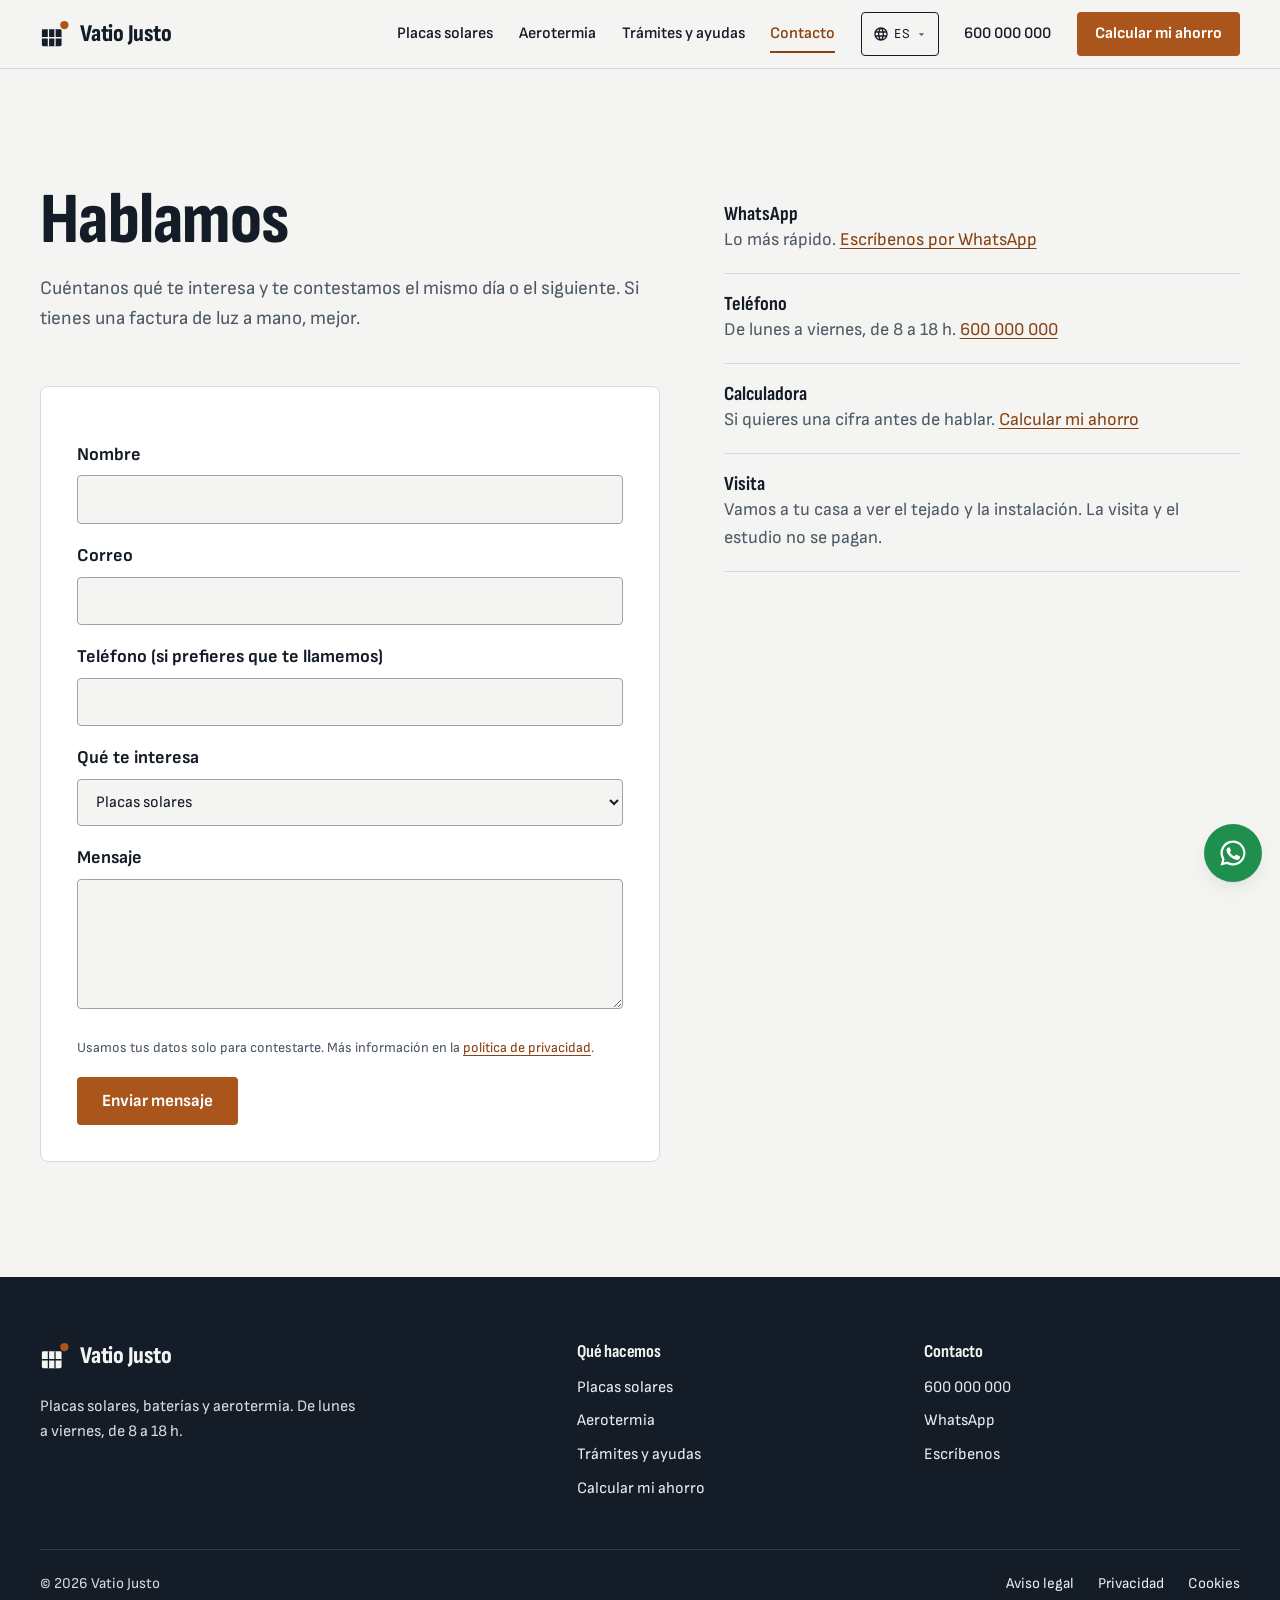
<file: contacto.html>
<!DOCTYPE html>
<html lang="es">
<head>
  <meta charset="UTF-8">
  <meta name="viewport" content="width=device-width, initial-scale=1">
  <title>Contacto · Vatio Justo, placas solares y aerotermia</title>
  <meta name="description" content="Escríbenos, llámanos al 600 000 000 o mándanos un WhatsApp. Te contestamos el mismo día o el siguiente, de lunes a viernes.">
  <meta property="og:type" content="website">
  <meta property="og:title" content="Contacto · Vatio Justo, placas solares y aerotermia">
  <meta property="og:description" content="Escríbenos, llámanos al 600 000 000 o mándanos un WhatsApp. Te contestamos el mismo día o el siguiente, de lunes a viernes.">
  <meta property="og:image" content="https://vatio-justo.pages.dev/assets/img/hero-placas.jpg">
  <meta name="twitter:card" content="summary_large_image">
  <!-- Web de demostració: no s'indexa (PLA.md §Honestedat). -->
  <meta name="robots" content="noindex, nofollow">
  <meta name="theme-color" content="#141C27">
  <link rel="icon" href="assets/favicon.svg" type="image/svg+xml">
  <link rel="preload" href="assets/fonts/SofiaSansCondensed-var.woff2" as="font" type="font/woff2" crossorigin>
  <link rel="stylesheet" href="css/styles.css">
  <script src="js/i18n.js"></script>
</head>
<body>
  <a class="salta" href="#contenido">Saltar al contenido</a>

  <header class="cap">
    <div class="wrap cap-in">
      <a class="marca" href="index.html" aria-label="Vatio Justo, inicio">
        <svg viewBox="0 0 32 32" aria-hidden="true"><rect x="2" y="11" width="21" height="18" rx="1.5" fill="currentColor"/><path class="marca-linia" d="M9 11v18M16 11v18M2 20h21" stroke-width="1.4"/><circle cx="26" cy="6.5" r="4.5" fill="#A9551B"/></svg>
        Vatio Justo
      </a>
      <nav class="nav" id="nav" aria-label="Principal">
        <a href="placas-solares.html">Placas solares</a>
        <a href="aerotermia.html">Aerotermia</a>
        <a href="tramites-y-ayudas.html">Trámites y ayudas</a>
        <a href="contacto.html">Contacto</a>
      </nav>
      <!-- Desplegable d'idioma (plantilla: <skill web-demo>/assets/i18n/tria-idioma.html).
           NOMÉS existeix si el JS ha arrencat: js/i18n.js posa `te-js` a
           l'<html> des del <head>. Un control mort val menys que cap control. -->
      <div class="tria-idioma" data-idioma-tria>
        <button class="tria-idioma-boto" type="button" data-idioma-boto
                aria-expanded="false" aria-haspopup="true"
                aria-label="Idioma de la página">
          <svg viewBox="0 0 24 24" aria-hidden="true" focusable="false"><path d="M12 2C6.48 2 2 6.48 2 12s4.48 10 10 10 10-4.48 10-10S17.52 2 12 2Zm6.93 6h-2.95a15.65 15.65 0 0 0-1.38-3.56A8.03 8.03 0 0 1 18.92 8ZM12 4.04c.83 1.2 1.48 2.53 1.91 3.96h-3.82c.43-1.43 1.08-2.76 1.91-3.96ZM4.26 14a7.85 7.85 0 0 1 0-4h3.38a16.6 16.6 0 0 0-.14 2c0 .68.06 1.34.14 2Zm.82 2h2.95c.32 1.25.78 2.45 1.38 3.56A7.99 7.99 0 0 1 5.08 16Zm2.95-8H5.08a7.99 7.99 0 0 1 4.33-3.56A15.65 15.65 0 0 0 8.03 8ZM12 19.96c-.83-1.2-1.48-2.53-1.91-3.96h3.82c-.43 1.43-1.08 2.76-1.91 3.96ZM14.34 14H9.66c-.09-.66-.16-1.32-.16-2 0-.68.07-1.35.16-2h4.68c.09.65.16 1.32.16 2 0 .68-.07 1.34-.16 2Zm.25 5.56c.6-1.11 1.06-2.31 1.38-3.56h2.95a8.03 8.03 0 0 1-4.33 3.56ZM16.36 14c.08-.66.14-1.32.14-2 0-.68-.06-1.34-.14-2h3.38a7.85 7.85 0 0 1 0 4Z"/></svg>
          <span data-idioma-actual data-sense-traduir>ES</span>
          <svg class="tria-idioma-punta" viewBox="0 0 24 24" aria-hidden="true" focusable="false"><path d="M12 15 6 9h12z"/></svg>
        </button>
        <!-- Cada idioma es diu com es diu ell mateix, no traduït: qui busca la
             seva llengua busca la paraula que coneix. Sempre CA · ES · EN. -->
        <ul class="tria-idioma-menu" data-idioma-menu data-sense-traduir hidden>
          <li><button type="button" data-idioma-opcio="ca" lang="ca">Català</button></li>
          <li><button type="button" data-idioma-opcio="es" lang="es">Castellano</button></li>
          <li><button type="button" data-idioma-opcio="en" lang="en">English</button></li>
        </ul>
      </div>
      <a class="cap-tel" href="tel:+34600000000">600 000 000</a>
      <a class="btn btn-principal" href="calculadora.html">Calcular mi ahorro</a>
      <button class="nav-obre" type="button" aria-expanded="false" aria-controls="nav"><span></span><span class="visually-hidden">Menú</span></button>
    </div>
  </header>

  <main id="contenido">
    <section class="seccio" aria-labelledby="titulo-contacto">
      <div class="wrap contacte">
        <div>
          <div class="capcal">
            <h1 id="titulo-contacto">Hablamos</h1>
            <p>Cuéntanos qué te interesa y te contestamos el mismo día o el siguiente. Si tienes una factura de luz a mano, mejor.</p>
          </div>
          <!-- Formspree: el mateix formulari de demo que Replà (mljeqnje); el camp _subject diu de quina web ve. -->
          <form class="form" id="form-contacto" action="https://formspree.io/f/mljeqnje" method="POST" novalidate>
            <input type="hidden" name="_subject" value="Vatio Justo (demo): mensaje desde la web">
            <div class="camp">
              <label for="c-nombre">Nombre</label>
              <input id="c-nombre" name="nombre" type="text" autocomplete="name" required>
              <p class="camp-error" aria-live="polite"></p>
            </div>
            <div class="camp">
              <label for="c-email">Correo</label>
              <input id="c-email" name="email" type="email" autocomplete="email" inputmode="email" required>
              <p class="camp-error" aria-live="polite"></p>
            </div>
            <div class="camp">
              <label for="c-telefono">Teléfono (si prefieres que te llamemos)</label>
              <input id="c-telefono" name="telefono" type="tel" autocomplete="tel" inputmode="tel">
            </div>
            <div class="camp">
              <label for="c-interes">Qué te interesa</label>
              <select id="c-interes" name="interes">
                <option value="placas">Placas solares</option>
                <option value="bateria">Placas con batería</option>
                <option value="aerotermia">Aerotermia</option>
                <option value="ambas">Placas y aerotermia</option>
                <option value="otra">Otra cosa</option>
              </select>
            </div>
            <div class="camp">
              <label for="c-mensaje">Mensaje</label>
              <textarea id="c-mensaje" name="mensaje" required></textarea>
              <p class="camp-error" aria-live="polite"></p>
            </div>
            <p class="form-legal">Usamos tus datos solo para contestarte. Más información en la <a href="politica-privacidad.html">política de privacidad</a>.</p>
            <button class="btn btn-principal" type="submit">Enviar mensaje</button>
            <p class="form-estat" tabindex="-1" role="status" hidden></p>
          </form>
        </div>
        <ul class="canals">
          <li><strong>WhatsApp</strong><span>Lo más rápido. </span><a href="https://wa.me/34600000000" target="_blank" rel="noopener">Escríbenos por WhatsApp</a></li>
          <li><strong>Teléfono</strong><span>De lunes a viernes, de 8 a 18 h. </span><a href="tel:+34600000000">600 000 000</a></li>
          <li><strong>Calculadora</strong><span>Si quieres una cifra antes de hablar. </span><a href="calculadora.html">Calcular mi ahorro</a></li>
          <li><strong>Visita</strong><span>Vamos a tu casa a ver el tejado y la instalación. La visita y el estudio no se pagan.</span></li>
        </ul>
      </div>
    </section>
  </main>

  <footer class="peu">
    <div class="wrap">
      <div class="peu-graella">
        <div>
          <a class="marca" href="index.html" aria-label="Vatio Justo, inicio">
            <svg viewBox="0 0 32 32" aria-hidden="true"><rect x="2" y="11" width="21" height="18" rx="1.5" fill="currentColor"/><path class="marca-linia" d="M9 11v18M16 11v18M2 20h21" stroke-width="1.4"/><circle cx="26" cy="6.5" r="4.5" fill="#A9551B"/></svg>
            Vatio Justo
          </a>
          <p>Placas solares, baterías y aerotermia. De lunes a viernes, de 8 a 18 h.</p>
        </div>
        <div>
          <h2>Qué hacemos</h2>
          <ul>
            <li><a href="placas-solares.html">Placas solares</a></li>
            <li><a href="aerotermia.html">Aerotermia</a></li>
            <li><a href="tramites-y-ayudas.html">Trámites y ayudas</a></li>
            <li><a href="calculadora.html">Calcular mi ahorro</a></li>
          </ul>
        </div>
        <div>
          <h2>Contacto</h2>
          <ul>
            <li><a href="tel:+34600000000">600 000 000</a></li>
            <li><a href="https://wa.me/34600000000" target="_blank" rel="noopener">WhatsApp</a></li>
            <li><a href="contacto.html">Escríbenos</a></li>
          </ul>
        </div>
      </div>
      <div class="peu-baix">
        <span>© 2026 Vatio Justo</span>
        <a href="aviso-legal.html">Aviso legal</a>
        <a href="politica-privacidad.html">Privacidad</a>
        <a href="politica-cookies.html">Cookies</a>
      </div>
    </div>
  </footer>

  <a class="wa-flotant" href="https://wa.me/34600000000" target="_blank" rel="noopener" aria-label="Escríbenos por WhatsApp">
    <svg viewBox="0 0 24 24" aria-hidden="true"><path fill="currentColor" d="M12 2a10 10 0 0 0-8.6 15.1L2 22l5-1.3A10 10 0 1 0 12 2Zm0 18.2a8.2 8.2 0 0 1-4.2-1.2l-.3-.2-3 .8.8-2.9-.2-.3A8.2 8.2 0 1 1 12 20.2Zm4.5-6.1c-.2-.1-1.5-.7-1.7-.8s-.4-.1-.6.1-.7.8-.8 1-.3.2-.5.1a6.7 6.7 0 0 1-3.3-2.9c-.3-.4.3-.4.7-1.3a.5.5 0 0 0 0-.5l-.8-1.9c-.2-.5-.4-.4-.6-.4h-.5a1 1 0 0 0-.7.3 3 3 0 0 0-.9 2.2 5.2 5.2 0 0 0 1.1 2.8 11.9 11.9 0 0 0 4.6 4c1.7.7 2.4.8 3.2.7a2.8 2.8 0 0 0 1.8-1.3 2.3 2.3 0 0 0 .2-1.3c-.1-.1-.3-.2-.5-.3Z"/></svg>
  </a>

  <script src="js/traduccions.js" defer></script>
  <script src="js/main.js" defer></script>
</body>
</html>
</file>
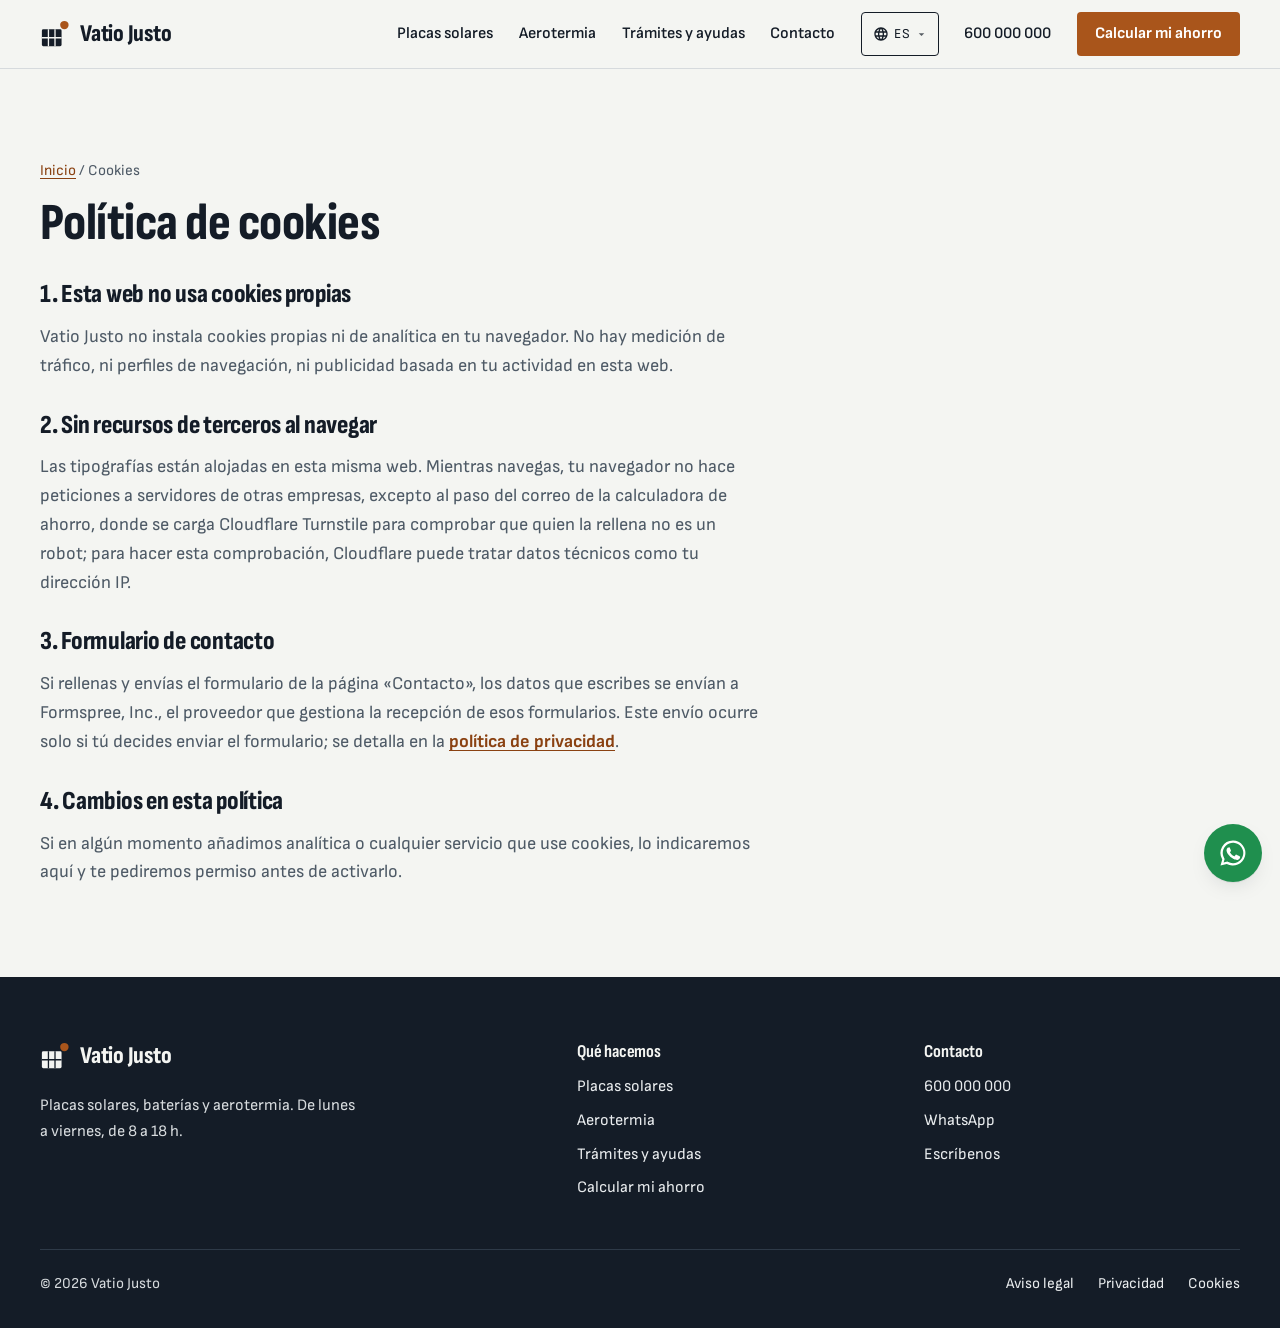
<file: politica-cookies.html>
<!DOCTYPE html>
<html lang="es">
<head>
  <meta charset="UTF-8">
  <meta name="viewport" content="width=device-width, initial-scale=1">
  <title>Política de cookies · Vatio Justo</title>
  <meta name="description" content="Esta web no usa cookies propias ni de analítica.">
  <!-- Web de demostració: no s'indexa (PLA.md §Honestedat). -->
  <meta name="robots" content="noindex, nofollow">
  <meta name="theme-color" content="#141C27">
  <link rel="icon" href="assets/favicon.svg" type="image/svg+xml">
  <link rel="preload" href="assets/fonts/SofiaSansCondensed-var.woff2" as="font" type="font/woff2" crossorigin>
  <link rel="stylesheet" href="css/styles.css">
  <script src="js/i18n.js"></script>
</head>
<body>
  <a class="salta" href="#contenido">Saltar al contenido</a>

  <header class="cap">
    <div class="wrap cap-in">
      <a class="marca" href="index.html" aria-label="Vatio Justo, inicio">
        <svg viewBox="0 0 32 32" aria-hidden="true"><rect x="2" y="11" width="21" height="18" rx="1.5" fill="currentColor"/><path class="marca-linia" d="M9 11v18M16 11v18M2 20h21" stroke-width="1.4"/><circle cx="26" cy="6.5" r="4.5" fill="#A9551B"/></svg>
        Vatio Justo
      </a>
      <nav class="nav" id="nav" aria-label="Principal">
        <a href="placas-solares.html">Placas solares</a>
        <a href="aerotermia.html">Aerotermia</a>
        <a href="tramites-y-ayudas.html">Trámites y ayudas</a>
        <a href="contacto.html">Contacto</a>
      </nav>
      <!-- Desplegable d'idioma (plantilla: <skill web-demo>/assets/i18n/tria-idioma.html).
           NOMÉS existeix si el JS ha arrencat: js/i18n.js posa `te-js` a
           l'<html> des del <head>. Un control mort val menys que cap control. -->
      <div class="tria-idioma" data-idioma-tria>
        <button class="tria-idioma-boto" type="button" data-idioma-boto
                aria-expanded="false" aria-haspopup="true"
                aria-label="Idioma de la página">
          <svg viewBox="0 0 24 24" aria-hidden="true" focusable="false"><path d="M12 2C6.48 2 2 6.48 2 12s4.48 10 10 10 10-4.48 10-10S17.52 2 12 2Zm6.93 6h-2.95a15.65 15.65 0 0 0-1.38-3.56A8.03 8.03 0 0 1 18.92 8ZM12 4.04c.83 1.2 1.48 2.53 1.91 3.96h-3.82c.43-1.43 1.08-2.76 1.91-3.96ZM4.26 14a7.85 7.85 0 0 1 0-4h3.38a16.6 16.6 0 0 0-.14 2c0 .68.06 1.34.14 2Zm.82 2h2.95c.32 1.25.78 2.45 1.38 3.56A7.99 7.99 0 0 1 5.08 16Zm2.95-8H5.08a7.99 7.99 0 0 1 4.33-3.56A15.65 15.65 0 0 0 8.03 8ZM12 19.96c-.83-1.2-1.48-2.53-1.91-3.96h3.82c-.43 1.43-1.08 2.76-1.91 3.96ZM14.34 14H9.66c-.09-.66-.16-1.32-.16-2 0-.68.07-1.35.16-2h4.68c.09.65.16 1.32.16 2 0 .68-.07 1.34-.16 2Zm.25 5.56c.6-1.11 1.06-2.31 1.38-3.56h2.95a8.03 8.03 0 0 1-4.33 3.56ZM16.36 14c.08-.66.14-1.32.14-2 0-.68-.06-1.34-.14-2h3.38a7.85 7.85 0 0 1 0 4Z"/></svg>
          <span data-idioma-actual data-sense-traduir>ES</span>
          <svg class="tria-idioma-punta" viewBox="0 0 24 24" aria-hidden="true" focusable="false"><path d="M12 15 6 9h12z"/></svg>
        </button>
        <!-- Cada idioma es diu com es diu ell mateix, no traduït: qui busca la
             seva llengua busca la paraula que coneix. Sempre CA · ES · EN. -->
        <ul class="tria-idioma-menu" data-idioma-menu data-sense-traduir hidden>
          <li><button type="button" data-idioma-opcio="ca" lang="ca">Català</button></li>
          <li><button type="button" data-idioma-opcio="es" lang="es">Castellano</button></li>
          <li><button type="button" data-idioma-opcio="en" lang="en">English</button></li>
        </ul>
      </div>
      <a class="cap-tel" href="tel:+34600000000">600 000 000</a>
      <a class="btn btn-principal" href="calculadora.html">Calcular mi ahorro</a>
      <button class="nav-obre" type="button" aria-expanded="false" aria-controls="nav"><span></span><span class="visually-hidden">Menú</span></button>
    </div>
  </header>

  <main id="contenido">
    <article class="wrap legal">
          <p class="molla"><a href="index.html">Inicio</a> / Cookies</p>
          <h1>Política de cookies</h1>
    
          <h2>1. Esta web no usa cookies propias</h2>
          <p>Vatio Justo no instala cookies propias ni de analítica en tu navegador. No hay medición de tráfico, ni perfiles de navegación, ni publicidad basada en tu actividad en esta web.</p>
    
          <h2>2. Sin recursos de terceros al navegar</h2>
          <p>Las tipografías están alojadas en esta misma web. Mientras navegas, tu navegador no hace peticiones a servidores de otras empresas, excepto al paso del correo de la calculadora de ahorro, donde se carga Cloudflare Turnstile para comprobar que quien la rellena no es un robot; para hacer esta comprobación, Cloudflare puede tratar datos técnicos como tu dirección IP.</p>
    
          <h2>3. Formulario de contacto</h2>
          <p>Si rellenas y envías el formulario de la página «Contacto», los datos que escribes se envían a Formspree, Inc., el proveedor que gestiona la recepción de esos formularios. Este envío ocurre solo si tú decides enviar el formulario; se detalla en la <a class="enllac" href="politica-privacidad.html">política de privacidad</a>.</p>
    
          <h2>4. Cambios en esta política</h2>
          <p>Si en algún momento añadimos analítica o cualquier servicio que use cookies, lo indicaremos aquí y te pediremos permiso antes de activarlo.</p>
        </article>
  </main>

  <footer class="peu">
    <div class="wrap">
      <div class="peu-graella">
        <div>
          <a class="marca" href="index.html" aria-label="Vatio Justo, inicio">
            <svg viewBox="0 0 32 32" aria-hidden="true"><rect x="2" y="11" width="21" height="18" rx="1.5" fill="currentColor"/><path class="marca-linia" d="M9 11v18M16 11v18M2 20h21" stroke-width="1.4"/><circle cx="26" cy="6.5" r="4.5" fill="#A9551B"/></svg>
            Vatio Justo
          </a>
          <p>Placas solares, baterías y aerotermia. De lunes a viernes, de 8 a 18 h.</p>
        </div>
        <div>
          <h2>Qué hacemos</h2>
          <ul>
            <li><a href="placas-solares.html">Placas solares</a></li>
            <li><a href="aerotermia.html">Aerotermia</a></li>
            <li><a href="tramites-y-ayudas.html">Trámites y ayudas</a></li>
            <li><a href="calculadora.html">Calcular mi ahorro</a></li>
          </ul>
        </div>
        <div>
          <h2>Contacto</h2>
          <ul>
            <li><a href="tel:+34600000000">600 000 000</a></li>
            <li><a href="https://wa.me/34600000000" target="_blank" rel="noopener">WhatsApp</a></li>
            <li><a href="contacto.html">Escríbenos</a></li>
          </ul>
        </div>
      </div>
      <div class="peu-baix">
        <span>© 2026 Vatio Justo</span>
        <a href="aviso-legal.html">Aviso legal</a>
        <a href="politica-privacidad.html">Privacidad</a>
        <a href="politica-cookies.html">Cookies</a>
      </div>
    </div>
  </footer>

  <a class="wa-flotant" href="https://wa.me/34600000000" target="_blank" rel="noopener" aria-label="Escríbenos por WhatsApp">
    <svg viewBox="0 0 24 24" aria-hidden="true"><path fill="currentColor" d="M12 2a10 10 0 0 0-8.6 15.1L2 22l5-1.3A10 10 0 1 0 12 2Zm0 18.2a8.2 8.2 0 0 1-4.2-1.2l-.3-.2-3 .8.8-2.9-.2-.3A8.2 8.2 0 1 1 12 20.2Zm4.5-6.1c-.2-.1-1.5-.7-1.7-.8s-.4-.1-.6.1-.7.8-.8 1-.3.2-.5.1a6.7 6.7 0 0 1-3.3-2.9c-.3-.4.3-.4.7-1.3a.5.5 0 0 0 0-.5l-.8-1.9c-.2-.5-.4-.4-.6-.4h-.5a1 1 0 0 0-.7.3 3 3 0 0 0-.9 2.2 5.2 5.2 0 0 0 1.1 2.8 11.9 11.9 0 0 0 4.6 4c1.7.7 2.4.8 3.2.7a2.8 2.8 0 0 0 1.8-1.3 2.3 2.3 0 0 0 .2-1.3c-.1-.1-.3-.2-.5-.3Z"/></svg>
  </a>

  <script src="js/traduccions.js" defer></script>
  <script src="js/main.js" defer></script>
</body>
</html>
</file>
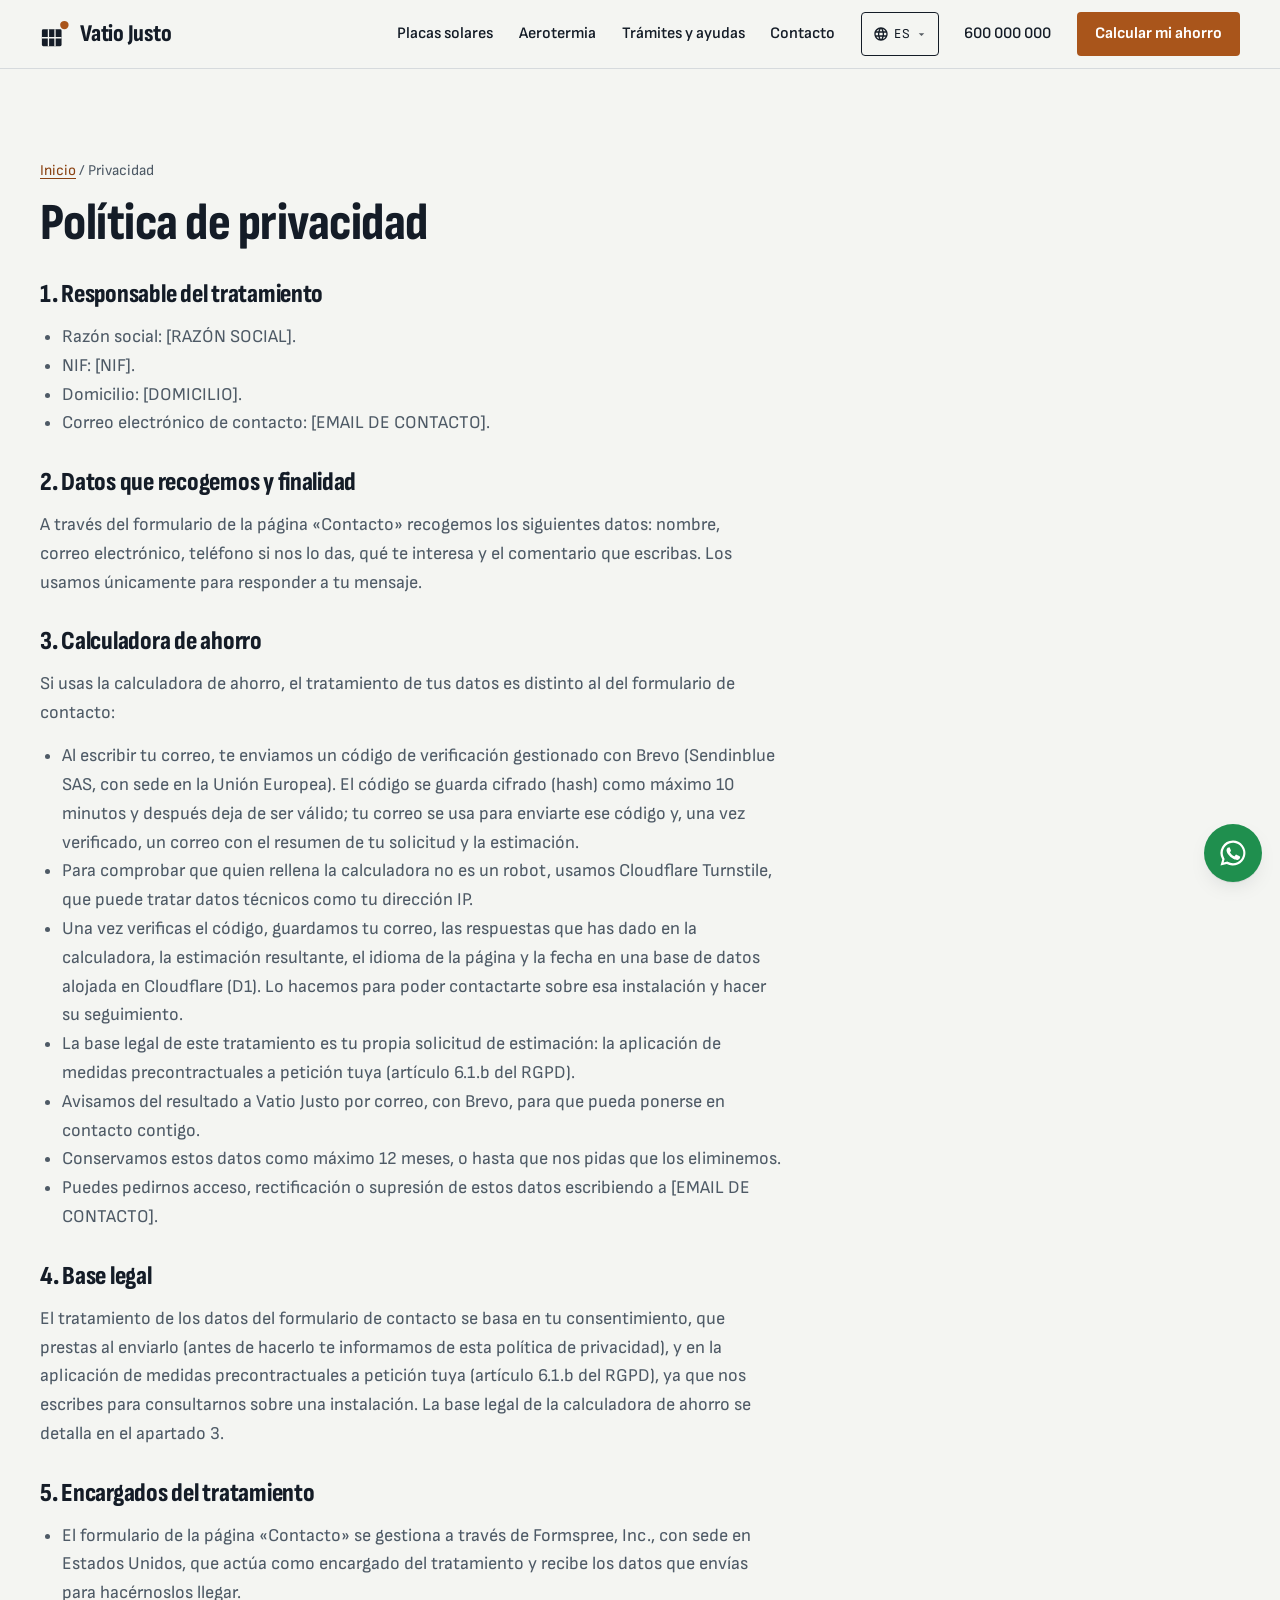
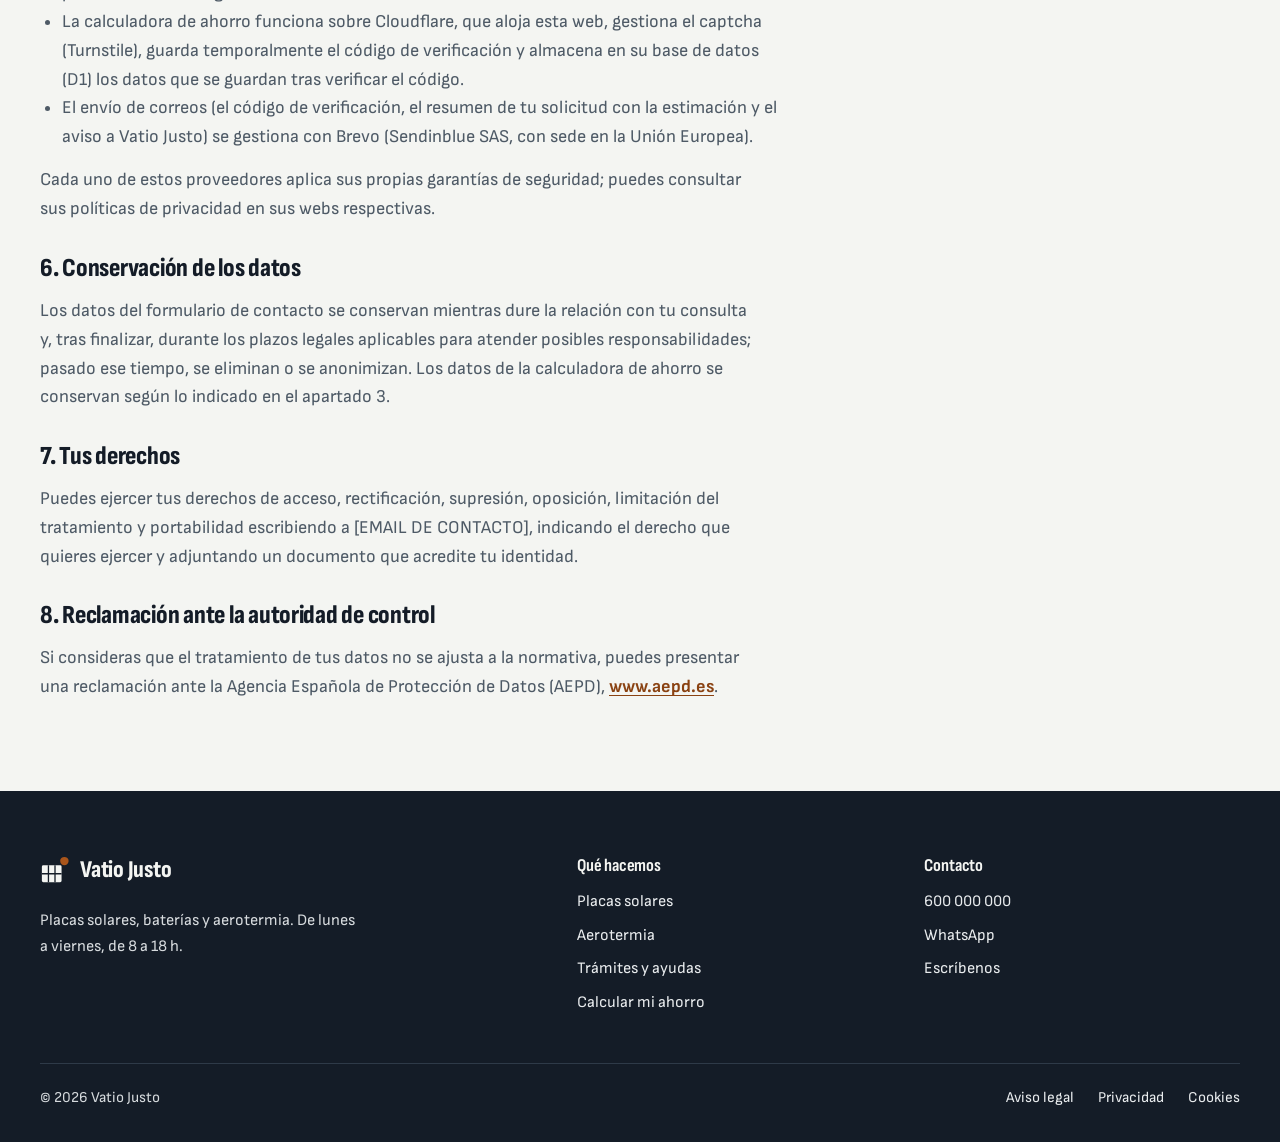
<file: politica-privacidad.html>
<!DOCTYPE html>
<html lang="es">
<head>
  <meta charset="UTF-8">
  <meta name="viewport" content="width=device-width, initial-scale=1">
  <title>Política de privacidad · Vatio Justo</title>
  <meta name="description" content="Qué datos recogemos en el formulario y en la calculadora de ahorro, para qué y cómo ejercer tus derechos.">
  <!-- Web de demostració: no s'indexa (PLA.md §Honestedat). -->
  <meta name="robots" content="noindex, nofollow">
  <meta name="theme-color" content="#141C27">
  <link rel="icon" href="assets/favicon.svg" type="image/svg+xml">
  <link rel="preload" href="assets/fonts/SofiaSansCondensed-var.woff2" as="font" type="font/woff2" crossorigin>
  <link rel="stylesheet" href="css/styles.css">
  <script src="js/i18n.js"></script>
</head>
<body>
  <a class="salta" href="#contenido">Saltar al contenido</a>

  <header class="cap">
    <div class="wrap cap-in">
      <a class="marca" href="index.html" aria-label="Vatio Justo, inicio">
        <svg viewBox="0 0 32 32" aria-hidden="true"><rect x="2" y="11" width="21" height="18" rx="1.5" fill="currentColor"/><path class="marca-linia" d="M9 11v18M16 11v18M2 20h21" stroke-width="1.4"/><circle cx="26" cy="6.5" r="4.5" fill="#A9551B"/></svg>
        Vatio Justo
      </a>
      <nav class="nav" id="nav" aria-label="Principal">
        <a href="placas-solares.html">Placas solares</a>
        <a href="aerotermia.html">Aerotermia</a>
        <a href="tramites-y-ayudas.html">Trámites y ayudas</a>
        <a href="contacto.html">Contacto</a>
      </nav>
      <!-- Desplegable d'idioma (plantilla: <skill web-demo>/assets/i18n/tria-idioma.html).
           NOMÉS existeix si el JS ha arrencat: js/i18n.js posa `te-js` a
           l'<html> des del <head>. Un control mort val menys que cap control. -->
      <div class="tria-idioma" data-idioma-tria>
        <button class="tria-idioma-boto" type="button" data-idioma-boto
                aria-expanded="false" aria-haspopup="true"
                aria-label="Idioma de la página">
          <svg viewBox="0 0 24 24" aria-hidden="true" focusable="false"><path d="M12 2C6.48 2 2 6.48 2 12s4.48 10 10 10 10-4.48 10-10S17.52 2 12 2Zm6.93 6h-2.95a15.65 15.65 0 0 0-1.38-3.56A8.03 8.03 0 0 1 18.92 8ZM12 4.04c.83 1.2 1.48 2.53 1.91 3.96h-3.82c.43-1.43 1.08-2.76 1.91-3.96ZM4.26 14a7.85 7.85 0 0 1 0-4h3.38a16.6 16.6 0 0 0-.14 2c0 .68.06 1.34.14 2Zm.82 2h2.95c.32 1.25.78 2.45 1.38 3.56A7.99 7.99 0 0 1 5.08 16Zm2.95-8H5.08a7.99 7.99 0 0 1 4.33-3.56A15.65 15.65 0 0 0 8.03 8ZM12 19.96c-.83-1.2-1.48-2.53-1.91-3.96h3.82c-.43 1.43-1.08 2.76-1.91 3.96ZM14.34 14H9.66c-.09-.66-.16-1.32-.16-2 0-.68.07-1.35.16-2h4.68c.09.65.16 1.32.16 2 0 .68-.07 1.34-.16 2Zm.25 5.56c.6-1.11 1.06-2.31 1.38-3.56h2.95a8.03 8.03 0 0 1-4.33 3.56ZM16.36 14c.08-.66.14-1.32.14-2 0-.68-.06-1.34-.14-2h3.38a7.85 7.85 0 0 1 0 4Z"/></svg>
          <span data-idioma-actual data-sense-traduir>ES</span>
          <svg class="tria-idioma-punta" viewBox="0 0 24 24" aria-hidden="true" focusable="false"><path d="M12 15 6 9h12z"/></svg>
        </button>
        <!-- Cada idioma es diu com es diu ell mateix, no traduït: qui busca la
             seva llengua busca la paraula que coneix. Sempre CA · ES · EN. -->
        <ul class="tria-idioma-menu" data-idioma-menu data-sense-traduir hidden>
          <li><button type="button" data-idioma-opcio="ca" lang="ca">Català</button></li>
          <li><button type="button" data-idioma-opcio="es" lang="es">Castellano</button></li>
          <li><button type="button" data-idioma-opcio="en" lang="en">English</button></li>
        </ul>
      </div>
      <a class="cap-tel" href="tel:+34600000000">600 000 000</a>
      <a class="btn btn-principal" href="calculadora.html">Calcular mi ahorro</a>
      <button class="nav-obre" type="button" aria-expanded="false" aria-controls="nav"><span></span><span class="visually-hidden">Menú</span></button>
    </div>
  </header>

  <main id="contenido">
    <article class="wrap legal">
          <p class="molla"><a href="index.html">Inicio</a> / Privacidad</p>
          <h1>Política de privacidad</h1>
    
          <h2>1. Responsable del tratamiento</h2>
          <ul>
            <li>Razón social: [RAZÓN SOCIAL].</li>
            <li>NIF: [NIF].</li>
            <li>Domicilio: [DOMICILIO].</li>
            <li>Correo electrónico de contacto: [EMAIL DE CONTACTO].</li>
          </ul>
    
          <h2>2. Datos que recogemos y finalidad</h2>
          <p>A través del formulario de la página «Contacto» recogemos los siguientes datos: nombre, correo electrónico, teléfono si nos lo das, qué te interesa y el comentario que escribas. Los usamos únicamente para responder a tu mensaje.</p>
    
          <h2>3. Calculadora de ahorro</h2>
          <p>Si usas la calculadora de ahorro, el tratamiento de tus datos es distinto al del formulario de contacto:</p>
          <ul>
            <li>Al escribir tu correo, te enviamos un código de verificación gestionado con Brevo (Sendinblue SAS, con sede en la Unión Europea). El código se guarda cifrado (hash) como máximo 10 minutos y después deja de ser válido; tu correo se usa para enviarte ese código y, una vez verificado, un correo con el resumen de tu solicitud y la estimación.</li>
            <li>Para comprobar que quien rellena la calculadora no es un robot, usamos Cloudflare Turnstile, que puede tratar datos técnicos como tu dirección IP.</li>
            <li>Una vez verificas el código, guardamos tu correo, las respuestas que has dado en la calculadora, la estimación resultante, el idioma de la página y la fecha en una base de datos alojada en Cloudflare (D1). Lo hacemos para poder contactarte sobre esa instalación y hacer su seguimiento.</li>
            <li>La base legal de este tratamiento es tu propia solicitud de estimación: la aplicación de medidas precontractuales a petición tuya (artículo 6.1.b del RGPD).</li>
            <li>Avisamos del resultado a Vatio Justo por correo, con Brevo, para que pueda ponerse en contacto contigo.</li>
            <li>Conservamos estos datos como máximo 12 meses, o hasta que nos pidas que los eliminemos.</li>
            <li>Puedes pedirnos acceso, rectificación o supresión de estos datos escribiendo a [EMAIL DE CONTACTO].</li>
          </ul>
    
          <h2>4. Base legal</h2>
          <p>El tratamiento de los datos del formulario de contacto se basa en tu consentimiento, que prestas al enviarlo (antes de hacerlo te informamos de esta política de privacidad), y en la aplicación de medidas precontractuales a petición tuya (artículo 6.1.b del RGPD), ya que nos escribes para consultarnos sobre una instalación. La base legal de la calculadora de ahorro se detalla en el apartado 3.</p>
    
          <h2>5. Encargados del tratamiento</h2>
          <ul>
            <li>El formulario de la página «Contacto» se gestiona a través de Formspree, Inc., con sede en Estados Unidos, que actúa como encargado del tratamiento y recibe los datos que envías para hacérnoslos llegar.</li>
            <li>La calculadora de ahorro funciona sobre Cloudflare, que aloja esta web, gestiona el captcha (Turnstile), guarda temporalmente el código de verificación y almacena en su base de datos (D1) los datos que se guardan tras verificar el código.</li>
            <li>El envío de correos (el código de verificación, el resumen de tu solicitud con la estimación y el aviso a Vatio Justo) se gestiona con Brevo (Sendinblue SAS, con sede en la Unión Europea).</li>
          </ul>
          <p>Cada uno de estos proveedores aplica sus propias garantías de seguridad; puedes consultar sus políticas de privacidad en sus webs respectivas.</p>
    
          <h2>6. Conservación de los datos</h2>
          <p>Los datos del formulario de contacto se conservan mientras dure la relación con tu consulta y, tras finalizar, durante los plazos legales aplicables para atender posibles responsabilidades; pasado ese tiempo, se eliminan o se anonimizan. Los datos de la calculadora de ahorro se conservan según lo indicado en el apartado 3.</p>
    
          <h2>7. Tus derechos</h2>
          <p>Puedes ejercer tus derechos de acceso, rectificación, supresión, oposición, limitación del tratamiento y portabilidad escribiendo a [EMAIL DE CONTACTO], indicando el derecho que quieres ejercer y adjuntando un documento que acredite tu identidad.</p>
    
          <h2>8. Reclamación ante la autoridad de control</h2>
          <p>Si consideras que el tratamiento de tus datos no se ajusta a la normativa, puedes presentar una reclamación ante la Agencia Española de Protección de Datos (AEPD), <a class="enllac" href="https://www.aepd.es" target="_blank" rel="noopener">www.aepd.es</a>.</p>
        </article>
  </main>

  <footer class="peu">
    <div class="wrap">
      <div class="peu-graella">
        <div>
          <a class="marca" href="index.html" aria-label="Vatio Justo, inicio">
            <svg viewBox="0 0 32 32" aria-hidden="true"><rect x="2" y="11" width="21" height="18" rx="1.5" fill="currentColor"/><path class="marca-linia" d="M9 11v18M16 11v18M2 20h21" stroke-width="1.4"/><circle cx="26" cy="6.5" r="4.5" fill="#A9551B"/></svg>
            Vatio Justo
          </a>
          <p>Placas solares, baterías y aerotermia. De lunes a viernes, de 8 a 18 h.</p>
        </div>
        <div>
          <h2>Qué hacemos</h2>
          <ul>
            <li><a href="placas-solares.html">Placas solares</a></li>
            <li><a href="aerotermia.html">Aerotermia</a></li>
            <li><a href="tramites-y-ayudas.html">Trámites y ayudas</a></li>
            <li><a href="calculadora.html">Calcular mi ahorro</a></li>
          </ul>
        </div>
        <div>
          <h2>Contacto</h2>
          <ul>
            <li><a href="tel:+34600000000">600 000 000</a></li>
            <li><a href="https://wa.me/34600000000" target="_blank" rel="noopener">WhatsApp</a></li>
            <li><a href="contacto.html">Escríbenos</a></li>
          </ul>
        </div>
      </div>
      <div class="peu-baix">
        <span>© 2026 Vatio Justo</span>
        <a href="aviso-legal.html">Aviso legal</a>
        <a href="politica-privacidad.html">Privacidad</a>
        <a href="politica-cookies.html">Cookies</a>
      </div>
    </div>
  </footer>

  <a class="wa-flotant" href="https://wa.me/34600000000" target="_blank" rel="noopener" aria-label="Escríbenos por WhatsApp">
    <svg viewBox="0 0 24 24" aria-hidden="true"><path fill="currentColor" d="M12 2a10 10 0 0 0-8.6 15.1L2 22l5-1.3A10 10 0 1 0 12 2Zm0 18.2a8.2 8.2 0 0 1-4.2-1.2l-.3-.2-3 .8.8-2.9-.2-.3A8.2 8.2 0 1 1 12 20.2Zm4.5-6.1c-.2-.1-1.5-.7-1.7-.8s-.4-.1-.6.1-.7.8-.8 1-.3.2-.5.1a6.7 6.7 0 0 1-3.3-2.9c-.3-.4.3-.4.7-1.3a.5.5 0 0 0 0-.5l-.8-1.9c-.2-.5-.4-.4-.6-.4h-.5a1 1 0 0 0-.7.3 3 3 0 0 0-.9 2.2 5.2 5.2 0 0 0 1.1 2.8 11.9 11.9 0 0 0 4.6 4c1.7.7 2.4.8 3.2.7a2.8 2.8 0 0 0 1.8-1.3 2.3 2.3 0 0 0 .2-1.3c-.1-.1-.3-.2-.5-.3Z"/></svg>
  </a>

  <script src="js/traduccions.js" defer></script>
  <script src="js/main.js" defer></script>
</body>
</html>
</file>
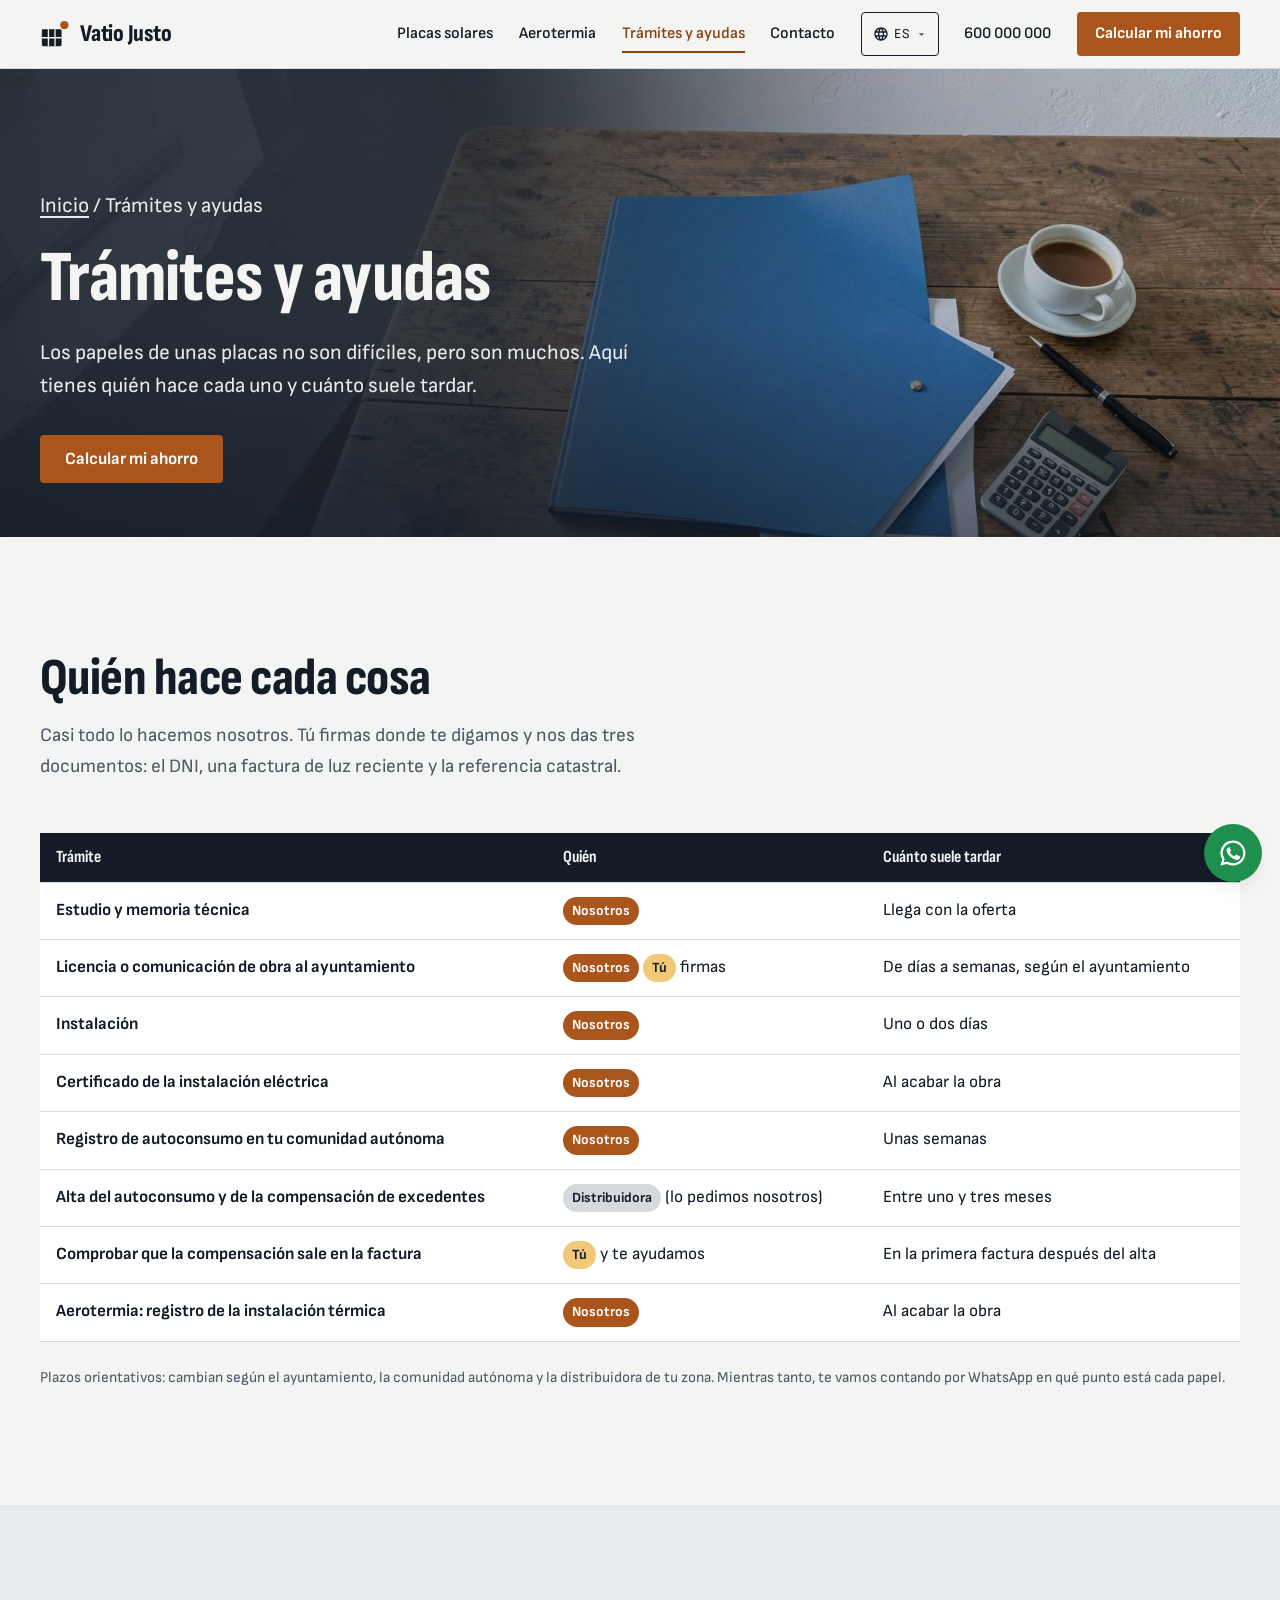
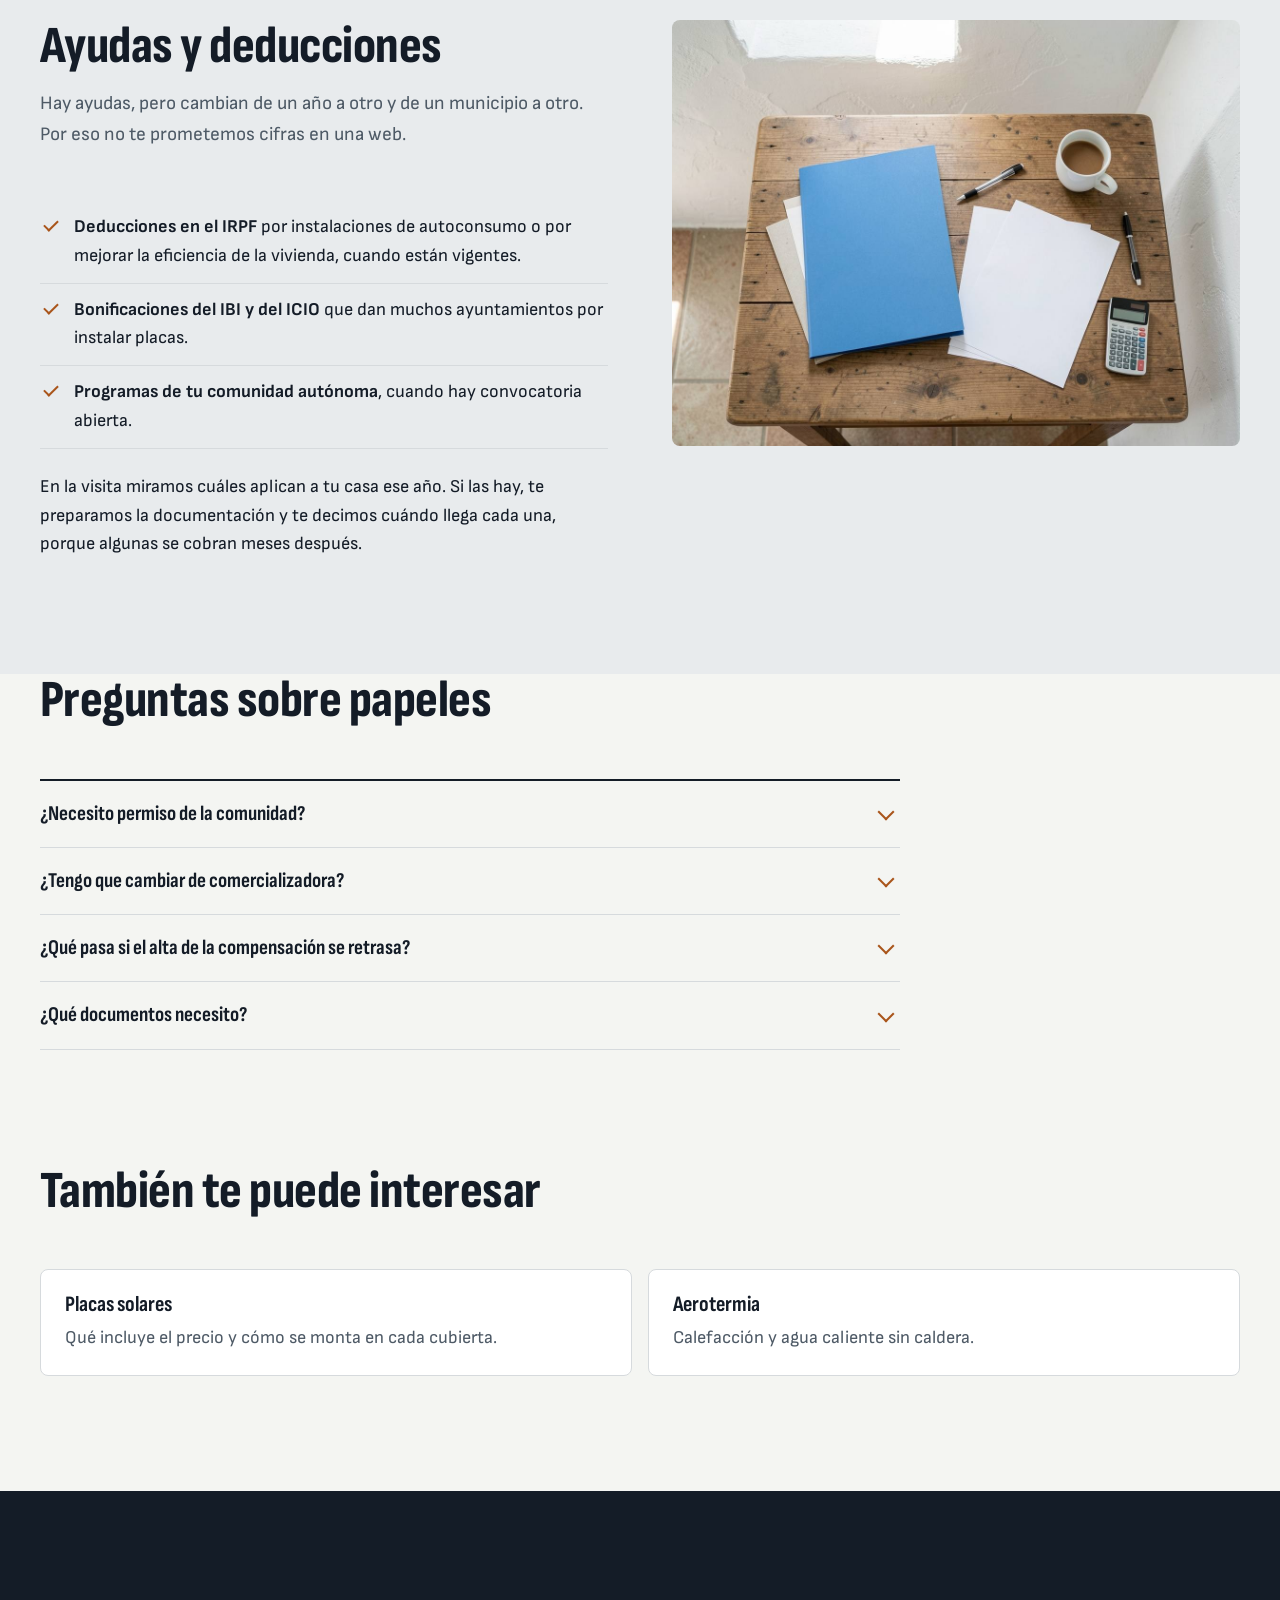
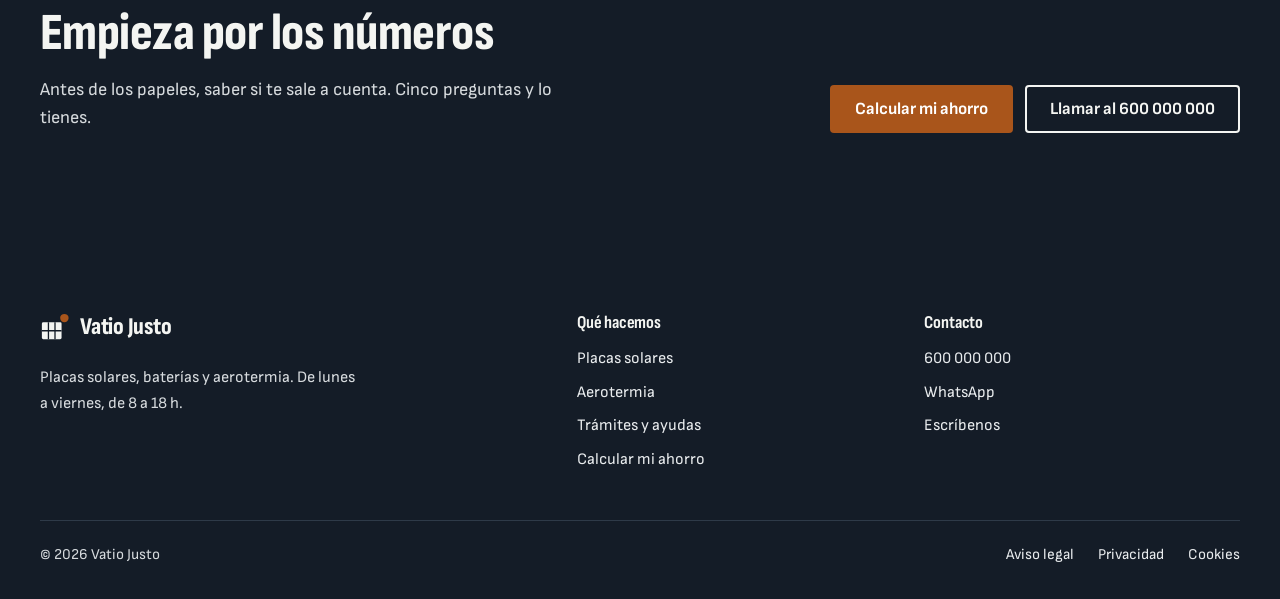
<file: tramites-y-ayudas.html>
<!DOCTYPE html>
<html lang="es">
<head>
  <meta charset="UTF-8">
  <meta name="viewport" content="width=device-width, initial-scale=1">
  <title>Trámites y ayudas de las placas solares y la aerotermia · Vatio Justo</title>
  <meta name="description" content="Quién hace cada trámite de una instalación de autoconsumo o de aerotermia y cuánto suele tardar. Qué ayudas existen y cómo las revisamos en tu caso.">
  <meta property="og:type" content="website">
  <meta property="og:title" content="Trámites y ayudas de las placas solares y la aerotermia · Vatio Justo">
  <meta property="og:description" content="Quién hace cada trámite de una instalación de autoconsumo o de aerotermia y cuánto suele tardar. Qué ayudas existen y cómo las revisamos en tu caso.">
  <meta property="og:image" content="https://vatio-justo.pages.dev/assets/img/hero-placas.jpg">
  <meta name="twitter:card" content="summary_large_image">
  <!-- Web de demostració: no s'indexa (PLA.md §Honestedat). -->
  <meta name="robots" content="noindex, nofollow">
  <meta name="theme-color" content="#141C27">
  <link rel="icon" href="assets/favicon.svg" type="image/svg+xml">
  <link rel="preload" href="assets/fonts/SofiaSansCondensed-var.woff2" as="font" type="font/woff2" crossorigin>
  <link rel="stylesheet" href="css/styles.css">
  <script src="js/i18n.js"></script>
</head>
<body>
  <a class="salta" href="#contenido">Saltar al contenido</a>

  <header class="cap">
    <div class="wrap cap-in">
      <a class="marca" href="index.html" aria-label="Vatio Justo, inicio">
        <svg viewBox="0 0 32 32" aria-hidden="true"><rect x="2" y="11" width="21" height="18" rx="1.5" fill="currentColor"/><path class="marca-linia" d="M9 11v18M16 11v18M2 20h21" stroke-width="1.4"/><circle cx="26" cy="6.5" r="4.5" fill="#A9551B"/></svg>
        Vatio Justo
      </a>
      <nav class="nav" id="nav" aria-label="Principal">
        <a href="placas-solares.html">Placas solares</a>
        <a href="aerotermia.html">Aerotermia</a>
        <a href="tramites-y-ayudas.html">Trámites y ayudas</a>
        <a href="contacto.html">Contacto</a>
      </nav>
      <!-- Desplegable d'idioma (plantilla: <skill web-demo>/assets/i18n/tria-idioma.html).
           NOMÉS existeix si el JS ha arrencat: js/i18n.js posa `te-js` a
           l'<html> des del <head>. Un control mort val menys que cap control. -->
      <div class="tria-idioma" data-idioma-tria>
        <button class="tria-idioma-boto" type="button" data-idioma-boto
                aria-expanded="false" aria-haspopup="true"
                aria-label="Idioma de la página">
          <svg viewBox="0 0 24 24" aria-hidden="true" focusable="false"><path d="M12 2C6.48 2 2 6.48 2 12s4.48 10 10 10 10-4.48 10-10S17.52 2 12 2Zm6.93 6h-2.95a15.65 15.65 0 0 0-1.38-3.56A8.03 8.03 0 0 1 18.92 8ZM12 4.04c.83 1.2 1.48 2.53 1.91 3.96h-3.82c.43-1.43 1.08-2.76 1.91-3.96ZM4.26 14a7.85 7.85 0 0 1 0-4h3.38a16.6 16.6 0 0 0-.14 2c0 .68.06 1.34.14 2Zm.82 2h2.95c.32 1.25.78 2.45 1.38 3.56A7.99 7.99 0 0 1 5.08 16Zm2.95-8H5.08a7.99 7.99 0 0 1 4.33-3.56A15.65 15.65 0 0 0 8.03 8ZM12 19.96c-.83-1.2-1.48-2.53-1.91-3.96h3.82c-.43 1.43-1.08 2.76-1.91 3.96ZM14.34 14H9.66c-.09-.66-.16-1.32-.16-2 0-.68.07-1.35.16-2h4.68c.09.65.16 1.32.16 2 0 .68-.07 1.34-.16 2Zm.25 5.56c.6-1.11 1.06-2.31 1.38-3.56h2.95a8.03 8.03 0 0 1-4.33 3.56ZM16.36 14c.08-.66.14-1.32.14-2 0-.68-.06-1.34-.14-2h3.38a7.85 7.85 0 0 1 0 4Z"/></svg>
          <span data-idioma-actual data-sense-traduir>ES</span>
          <svg class="tria-idioma-punta" viewBox="0 0 24 24" aria-hidden="true" focusable="false"><path d="M12 15 6 9h12z"/></svg>
        </button>
        <!-- Cada idioma es diu com es diu ell mateix, no traduït: qui busca la
             seva llengua busca la paraula que coneix. Sempre CA · ES · EN. -->
        <ul class="tria-idioma-menu" data-idioma-menu data-sense-traduir hidden>
          <li><button type="button" data-idioma-opcio="ca" lang="ca">Català</button></li>
          <li><button type="button" data-idioma-opcio="es" lang="es">Castellano</button></li>
          <li><button type="button" data-idioma-opcio="en" lang="en">English</button></li>
        </ul>
      </div>
      <a class="cap-tel" href="tel:+34600000000">600 000 000</a>
      <a class="btn btn-principal" href="calculadora.html">Calcular mi ahorro</a>
      <button class="nav-obre" type="button" aria-expanded="false" aria-controls="nav"><span></span><span class="visually-hidden">Menú</span></button>
    </div>
  </header>

  <main id="contenido">
    <section class="hero hero-pagina" aria-labelledby="titulo-tramites">
      <div class="hero-foto"><img src="assets/img/hero-tramites.jpg" alt="Carpeta con documentos, una calculadora y un café sobre una mesa de madera" width="1600" height="900" fetchpriority="high"></div>
      <div class="wrap">
        <div class="hero-in">
          <p class="molla"><a href="index.html">Inicio</a> / Trámites y ayudas</p>
          <h1 id="titulo-tramites">Trámites y ayudas</h1>
          <p>Los papeles de unas placas no son difíciles, pero son muchos. Aquí tienes quién hace cada uno y cuánto suele tardar.</p>
          <div class="botons">
            <a class="btn btn-principal" href="calculadora.html?tipo=solar">Calcular mi ahorro</a>
          </div>
        </div>
      </div>
    </section>

    <section class="seccio" aria-labelledby="titulo-quien">
      <div class="wrap">
        <div class="capcal">
          <h2 id="titulo-quien">Quién hace cada cosa</h2>
          <p>Casi todo lo hacemos nosotros. Tú firmas donde te digamos y nos das tres documentos: el DNI, una factura de luz reciente y la referencia catastral.</p>
        </div>
        <div class="taula-scroll">
          <table class="taula">
            <thead><tr><th scope="col">Trámite</th><th scope="col">Quién</th><th scope="col">Cuánto suele tardar</th></tr></thead>
            <tbody>
              <tr><td>Estudio y memoria técnica</td><td><span class="qui qui-nos">Nosotros</span></td><td>Llega con la oferta</td></tr>
              <tr><td>Licencia o comunicación de obra al ayuntamiento</td><td><span class="qui qui-nos">Nosotros</span> <span class="qui qui-tu">Tú</span> firmas</td><td>De días a semanas, según el ayuntamiento</td></tr>
              <tr><td>Instalación</td><td><span class="qui qui-nos">Nosotros</span></td><td>Uno o dos días</td></tr>
              <tr><td>Certificado de la instalación eléctrica</td><td><span class="qui qui-nos">Nosotros</span></td><td>Al acabar la obra</td></tr>
              <tr><td>Registro de autoconsumo en tu comunidad autónoma</td><td><span class="qui qui-nos">Nosotros</span></td><td>Unas semanas</td></tr>
              <tr><td>Alta del autoconsumo y de la compensación de excedentes</td><td><span class="qui qui-dist">Distribuidora</span> (lo pedimos nosotros)</td><td>Entre uno y tres meses</td></tr>
              <tr><td>Comprobar que la compensación sale en la factura</td><td><span class="qui qui-tu">Tú</span> y te ayudamos</td><td>En la primera factura después del alta</td></tr>
              <tr><td>Aerotermia: registro de la instalación térmica</td><td><span class="qui qui-nos">Nosotros</span></td><td>Al acabar la obra</td></tr>
            </tbody>
          </table>
        </div>
        <p class="nota nota-sota">Plazos orientativos: cambian según el ayuntamiento, la comunidad autónoma y la distribuidora de tu zona. Mientras tanto, te vamos contando por WhatsApp en qué punto está cada papel.</p>
      </div>
    </section>

    <section class="seccio alu" aria-labelledby="titulo-ayudas">
      <div class="wrap dos">
        <div>
          <div class="capcal">
            <h2 id="titulo-ayudas">Ayudas y deducciones</h2>
            <p>Hay ayudas, pero cambian de un año a otro y de un municipio a otro. Por eso no te prometemos cifras en una web.</p>
          </div>
          <ul class="llista-check">
            <li><strong>Deducciones en el IRPF</strong> por instalaciones de autoconsumo o por mejorar la eficiencia de la vivienda, cuando están vigentes.</li>
            <li><strong>Bonificaciones del IBI y del ICIO</strong> que dan muchos ayuntamientos por instalar placas.</li>
            <li><strong>Programas de tu comunidad autónoma</strong>, cuando hay convocatoria abierta.</li>
          </ul>
          <p class="text-llarg nota-sota">En la visita miramos cuáles aplican a tu casa ese año. Si las hay, te preparamos la documentación y te decimos cuándo llega cada una, porque algunas se cobran meses después.</p>
        </div>
        <div class="foto"><img src="assets/img/tramites.jpg" alt="Carpeta con documentos, una calculadora y un bolígrafo sobre una mesa" width="1200" height="900" loading="lazy"></div>
      </div>
    </section>

    <section class="seccio" aria-labelledby="titulo-faq">
      <div class="wrap">
        <div class="capcal"><h2 id="titulo-faq">Preguntas sobre papeles</h2></div>
        <div class="faq">
          <details>
            <summary>¿Necesito permiso de la comunidad?</summary>
            <div><p>Si la cubierta es común, sí: hace falta un acuerdo de la junta. Te damos un resumen claro de la instalación para presentarlo.</p></div>
          </details>
          <details>
            <summary>¿Tengo que cambiar de comercializadora?</summary>
            <div><p>No hace falta. Pero no todas pagan igual los excedentes, y te enseñamos a comparar para que elijas tú.</p></div>
          </details>
          <details>
            <summary>¿Qué pasa si el alta de la compensación se retrasa?</summary>
            <div><p>Lo perseguimos nosotros con la distribuidora. Te avisamos de cada paso para que no tengas que llamar a nadie.</p></div>
          </details>
          <details>
            <summary>¿Qué documentos necesito?</summary>
            <div><p>El DNI, una factura de luz reciente y la referencia catastral, que sale en el recibo del IBI. El resto lo preparamos nosotros.</p></div>
          </details>
        </div>
      </div>
    </section>

    <section class="seccio" aria-labelledby="titulo-tambien">
      <div class="wrap">
        <div class="capcal"><h2 id="titulo-tambien">También te puede interesar</h2></div>
        <div class="tambe">
          <a href="placas-solares.html"><strong>Placas solares</strong><span>Qué incluye el precio y cómo se monta en cada cubierta.</span></a>
          <a href="aerotermia.html"><strong>Aerotermia</strong><span>Calefacción y agua caliente sin caldera.</span></a>
        </div>
      </div>
    </section>

    <section class="seccio fosc" aria-labelledby="titulo-final">
      <div class="wrap cta-final">
        <div>
          <h2 id="titulo-final">Empieza por los números</h2>
          <p>Antes de los papeles, saber si te sale a cuenta. Cinco preguntas y lo tienes.</p>
        </div>
        <div class="botons">
          <a class="btn btn-principal" href="calculadora.html">Calcular mi ahorro</a>
          <a class="btn btn-linia" href="tel:+34600000000">Llamar al 600 000 000</a>
        </div>
      </div>
    </section>
  </main>

  <footer class="peu">
    <div class="wrap">
      <div class="peu-graella">
        <div>
          <a class="marca" href="index.html" aria-label="Vatio Justo, inicio">
            <svg viewBox="0 0 32 32" aria-hidden="true"><rect x="2" y="11" width="21" height="18" rx="1.5" fill="currentColor"/><path class="marca-linia" d="M9 11v18M16 11v18M2 20h21" stroke-width="1.4"/><circle cx="26" cy="6.5" r="4.5" fill="#A9551B"/></svg>
            Vatio Justo
          </a>
          <p>Placas solares, baterías y aerotermia. De lunes a viernes, de 8 a 18 h.</p>
        </div>
        <div>
          <h2>Qué hacemos</h2>
          <ul>
            <li><a href="placas-solares.html">Placas solares</a></li>
            <li><a href="aerotermia.html">Aerotermia</a></li>
            <li><a href="tramites-y-ayudas.html">Trámites y ayudas</a></li>
            <li><a href="calculadora.html">Calcular mi ahorro</a></li>
          </ul>
        </div>
        <div>
          <h2>Contacto</h2>
          <ul>
            <li><a href="tel:+34600000000">600 000 000</a></li>
            <li><a href="https://wa.me/34600000000" target="_blank" rel="noopener">WhatsApp</a></li>
            <li><a href="contacto.html">Escríbenos</a></li>
          </ul>
        </div>
      </div>
      <div class="peu-baix">
        <span>© 2026 Vatio Justo</span>
        <a href="aviso-legal.html">Aviso legal</a>
        <a href="politica-privacidad.html">Privacidad</a>
        <a href="politica-cookies.html">Cookies</a>
      </div>
    </div>
  </footer>

  <a class="wa-flotant" href="https://wa.me/34600000000" target="_blank" rel="noopener" aria-label="Escríbenos por WhatsApp">
    <svg viewBox="0 0 24 24" aria-hidden="true"><path fill="currentColor" d="M12 2a10 10 0 0 0-8.6 15.1L2 22l5-1.3A10 10 0 1 0 12 2Zm0 18.2a8.2 8.2 0 0 1-4.2-1.2l-.3-.2-3 .8.8-2.9-.2-.3A8.2 8.2 0 1 1 12 20.2Zm4.5-6.1c-.2-.1-1.5-.7-1.7-.8s-.4-.1-.6.1-.7.8-.8 1-.3.2-.5.1a6.7 6.7 0 0 1-3.3-2.9c-.3-.4.3-.4.7-1.3a.5.5 0 0 0 0-.5l-.8-1.9c-.2-.5-.4-.4-.6-.4h-.5a1 1 0 0 0-.7.3 3 3 0 0 0-.9 2.2 5.2 5.2 0 0 0 1.1 2.8 11.9 11.9 0 0 0 4.6 4c1.7.7 2.4.8 3.2.7a2.8 2.8 0 0 0 1.8-1.3 2.3 2.3 0 0 0 .2-1.3c-.1-.1-.3-.2-.5-.3Z"/></svg>
  </a>

  <script src="js/traduccions.js" defer></script>
  <script src="js/main.js" defer></script>
</body>
</html>
</file>
<file: css/styles.css>
/* =========================================================================
   VATIO JUSTO — estils (PLA.md)
   Paleta «célula, aluminio y cobre». El coure només on hi ha acció.
   Sofia Sans Condensed per a títols i xifres; Sofia Sans per al text.
   ========================================================================= */

@font-face {
  font-family: 'Sofia Sans';
  src: url('../assets/fonts/SofiaSans-var.woff2') format('woff2');
  font-weight: 300 800;
  font-display: swap;
}
@font-face {
  font-family: 'Sofia Sans Condensed';
  src: url('../assets/fonts/SofiaSansCondensed-var.woff2') format('woff2');
  font-weight: 400 900;
  font-display: swap;
}

:root {
  --cal: #F4F5F2;
  --blanc: #FFFFFF;
  --aluminio: #D6DADD;
  --aluminio-clar: #E8EBED;
  --celula: #141C27;
  --celula-2: #1E2835;
  --pizarra: #4E5A66;
  --cobre: #A9551B;
  --cobre-fosc: #8A4212;
  --sol: #F2C879;
  --error: #A3291F;
  --whatsapp: #1F8F4E;

  --f-titol: 'Sofia Sans Condensed', 'Arial Narrow', sans-serif;
  --f-text: 'Sofia Sans', system-ui, sans-serif;

  --t-cos: 1.125rem;
  --t-petit: 0.9375rem;
  --t-h3: 1.5rem;
  --t-h2: clamp(2rem, 1.3rem + 2.6vw, 3.25rem);
  --t-h1: clamp(2.5rem, 1.5rem + 4.4vw, 4.5rem);

  --wrap: 1240px;
  --gutter: clamp(16px, 4vw, 40px);
  --seccio: clamp(72px, 9vw, 136px);
  --pila: 1.25rem;
  --radi: 4px;
  --radi-gran: 8px;
  --ombra: 0 1px 0 rgba(20, 28, 39, .06), 0 8px 24px -12px rgba(20, 28, 39, .25);

}

*, *::before, *::after { box-sizing: border-box; }
html { -webkit-text-size-adjust: 100%; }
body {
  margin: 0;
  background: var(--cal);
  color: var(--celula);
  font-family: var(--f-text);
  font-size: var(--t-cos);
  line-height: 1.6;
  font-feature-settings: 'kern';
}
img, svg { display: block; max-width: 100%; }
img { height: auto; }
a { color: var(--cobre-fosc); text-underline-offset: .18em; }
a:hover { color: var(--celula); }
:focus-visible { outline: 3px solid var(--cobre-fosc); outline-offset: 3px; border-radius: 2px; }
.fosc :focus-visible, .hero :focus-visible { outline-color: var(--sol); }

h1, h2, h3 {
  font-family: var(--f-titol);
  font-weight: 800;
  line-height: 1.02;
  letter-spacing: -0.01em;
  margin: 0;
  text-wrap: balance;
}
h1 { font-size: var(--t-h1); }
h2 { font-size: var(--t-h2); }
h3 { font-size: var(--t-h3); font-weight: 700; line-height: 1.15; }
p { margin: 0; }
ul, ol { margin: 0; padding: 0; }
.xifra { font-family: var(--f-titol); font-variant-numeric: tabular-nums; }

.visually-hidden {
  position: absolute; width: 1px; height: 1px; overflow: hidden;
  clip: rect(0 0 0 0); white-space: nowrap;
}
.salta {
  position: absolute; left: 16px; top: -60px; z-index: 100;
  background: var(--celula); color: var(--cal); padding: 10px 16px; border-radius: var(--radi);
}
.salta:focus { top: 12px; }

.wrap { width: min(100% - 2 * var(--gutter), var(--wrap)); margin-inline: auto; }
.estret { max-width: 68ch; }

/* ── Ritme vertical: una sola regla ─────────────────────────────────── */
.seccio { padding-block: var(--seccio); }
.seccio + .seccio:not(.fosc):not(.alu) { padding-top: 0; }
.pila > * + * { margin-top: var(--pila); }
.capcal { max-width: 62ch; margin-bottom: clamp(32px, 4vw, 56px); }
.capcal > * + * { margin-top: 1rem; }
.capcal p { color: var(--pizarra); font-size: 1.1875rem; }

.fosc { background: var(--celula); color: var(--cal); }
.fosc .capcal p, .fosc .suau { color: var(--aluminio); }
.fosc a:not(.btn) { color: var(--sol); }
.alu { background: var(--aluminio-clar); }

/* ── Botons ─────────────────────────────────────────────────────────── */
.btn {
  display: inline-flex; align-items: center; justify-content: center; gap: .55em;
  min-height: 48px; padding: .7em 1.35em;
  font: 700 1.0625rem/1.1 var(--f-text);
  border-radius: var(--radi); border: 2px solid transparent;
  text-decoration: none; cursor: pointer;
  transition: background-color .15s, border-color .15s, color .15s;
}
.btn svg { width: 1.2em; height: 1.2em; flex: none; }
.btn-principal { background: var(--cobre); color: var(--blanc); }
.btn-principal:hover { background: var(--cobre-fosc); color: var(--blanc); }
.btn-linia { border-color: currentColor; color: var(--celula); background: transparent; }
.btn-linia:hover { background: var(--celula); color: var(--cal); border-color: var(--celula); }
.fosc .btn-linia, .hero .btn-linia { color: var(--cal); }
.fosc .btn-linia:hover, .hero .btn-linia:hover { background: var(--cal); color: var(--celula); border-color: var(--cal); }
.botons { display: flex; flex-wrap: wrap; gap: 12px; }

/* ── Capçalera ──────────────────────────────────────────────────────── */
.cap {
  position: sticky; top: 0; z-index: 50;
  background: var(--cal);
  border-bottom: 1px solid var(--aluminio);
}
.cap-in { display: flex; align-items: center; gap: clamp(10px, 2vw, 28px); min-height: 68px; }
.marca {
  display: inline-flex; align-items: center; gap: 10px;
  font: 800 1.5rem/1 var(--f-titol); color: var(--celula); text-decoration: none;
  letter-spacing: -0.01em; white-space: nowrap;
}
.marca svg { width: 30px; height: 30px; flex: none; }
.marca:hover { color: var(--celula); }
.nav { display: flex; gap: clamp(14px, 2vw, 28px); margin-left: auto; }
.nav a { color: var(--celula); text-decoration: none; font-weight: 600; font-size: 1rem; padding-block: 6px; }
.nav a:hover, .nav a[aria-current="page"] { color: var(--cobre-fosc); box-shadow: inset 0 -2px 0 currentColor; }
.cap-tel { color: var(--celula); font-weight: 600; text-decoration: none; white-space: nowrap; font-size: 1rem; }
.cap .btn { min-height: 44px; padding: .55em 1em; font-size: 1rem; }
.nav-obre {
  display: none; width: 44px; height: 44px; border: 0; background: transparent; cursor: pointer;
  position: relative; color: var(--celula);
}
.nav-obre span:first-child, .nav-obre span:first-child::before, .nav-obre span:first-child::after {
  position: absolute; left: 11px; width: 22px; height: 2px; background: currentColor; content: '';
  transition: transform .2s;
}
.nav-obre span:first-child { top: 21px; }
.nav-obre span:first-child::before { left: 0; top: -7px; }
.nav-obre span:first-child::after { left: 0; top: 7px; }
.nav-obre[aria-expanded="true"] span:first-child { background: transparent; }
.nav-obre[aria-expanded="true"] span:first-child::before { transform: translateY(7px) rotate(45deg); }
.nav-obre[aria-expanded="true"] span:first-child::after { transform: translateY(-7px) rotate(-45deg); }

@media (max-width: 1060px) {
  .cap-tel { display: none; }
}
@media (max-width: 900px) {
  .nav-obre { display: block; }
  .nav {
    display: none; position: absolute; left: 0; right: 0; top: 100%;
    flex-direction: column; gap: 0; padding: 8px var(--gutter) 20px;
    background: var(--cal); border-bottom: 1px solid var(--aluminio);
  }
  .nav.obert { display: flex; }
  .nav a { padding: 14px 0; border-bottom: 1px solid var(--aluminio); font-size: 1.125rem; }
  .nav a:hover, .nav a[aria-current="page"] { box-shadow: none; }
  .cap-in > .btn { margin-left: 0; }
  .te-js .cap-in > .tria-idioma { margin-left: auto; }
}
@media (max-width: 420px) {
  .marca { font-size: 1.3rem; gap: 8px; }
  .marca svg { width: 26px; height: 26px; }
  .cap .btn { padding: .5em .75em; font-size: .9375rem; }
}

/* ── Hero ───────────────────────────────────────────────────────────── */
.hero {
  position: relative; isolation: isolate; overflow: hidden;
  background: var(--celula); color: var(--cal);
  min-height: min(86vh, 760px);
  display: flex; align-items: flex-end;
}
.hero-foto { position: absolute; inset: 0; z-index: -2; }
.hero-foto img { width: 100%; height: 100%; object-fit: cover; object-position: 60% 50%; }
/* Vel calculat per al pitjor cas (cel blanc darrere el text): a l'esquerra
   el text queda sobre ≥ 82 % de cel·la → contrast > 9:1 amb --cal. */
.hero::before {
  content: ''; position: absolute; inset: 0; z-index: -1;
  background:
    linear-gradient(90deg, rgba(20, 28, 39, .9) 0%, rgba(20, 28, 39, .82) 38%, rgba(20, 28, 39, .25) 72%, rgba(20, 28, 39, 0) 100%),
    linear-gradient(0deg, rgba(20, 28, 39, .55) 0%, rgba(20, 28, 39, 0) 45%);
}
.hero-in { padding-block: clamp(96px, 14vh, 160px) clamp(48px, 8vh, 88px); max-width: 700px; }
.hero-in > * + * { margin-top: 1.25rem; }
.hero p { font-size: clamp(1.125rem, 1rem + .4vw, 1.3125rem); max-width: 54ch; color: var(--aluminio-clar); }
.hero .botons { margin-top: 2rem; }
.hero-dada {
  display: flex; gap: 10px; align-items: center; margin-top: 2.25rem;
  font-size: var(--t-petit); color: var(--aluminio);
}
.hero-dada svg { width: 18px; height: 18px; color: var(--sol); flex: none; }
@media (max-width: 640px) {
  .hero { min-height: 0; }
  .hero::before {
    background: linear-gradient(0deg, rgba(20, 28, 39, .94) 0%, rgba(20, 28, 39, .86) 55%, rgba(20, 28, 39, .45) 100%);
  }
  .hero-in { padding-top: 180px; }
}

/* Capçalera compacta de les pàgines interiors (foto opcional: --hero-foto) */
.hero-pagina { min-height: clamp(360px, 52vh, 520px); }
.hero-pagina .hero-in { padding-block: clamp(96px, 12vh, 140px) clamp(40px, 6vh, 64px); }
.molla { font-size: var(--t-petit); color: var(--aluminio); }
.molla a { color: var(--aluminio-clar); }

/* ── Accessos a la calculadora ──────────────────────────────────────── */
.accessos { background: var(--blanc); border-bottom: 1px solid var(--aluminio); }
.accessos-in {
  display: grid; grid-template-columns: minmax(220px, 1fr) 3fr; gap: clamp(20px, 3vw, 48px);
  align-items: center; padding-block: clamp(28px, 4vw, 44px);
}
.accessos h2 { font-size: clamp(1.625rem, 1.3rem + 1vw, 2.125rem); }
.accessos p { color: var(--pizarra); font-size: var(--t-petit); margin-top: .4rem; }
.accessos ul { list-style: none; display: grid; grid-template-columns: repeat(4, 1fr); gap: 10px; }
.acces {
  display: flex; flex-direction: column; gap: 10px; height: 100%;
  padding: 16px 16px 14px; border: 1px solid var(--aluminio); border-radius: var(--radi-gran);
  color: var(--celula); text-decoration: none; font-weight: 700; line-height: 1.25;
  background: var(--cal); transition: border-color .15s, background-color .15s;
}
.acces svg { width: 34px; height: 34px; color: var(--cobre); }
.acces:hover { border-color: var(--cobre); background: var(--blanc); color: var(--celula); }
@media (max-width: 900px) {
  .accessos-in { grid-template-columns: 1fr; }
  .accessos ul { grid-template-columns: repeat(2, 1fr); }
}

/* ── Què instal·lem (asimètric) ─────────────────────────────────────── */
.serveis { display: grid; grid-template-columns: 1.35fr 1fr; grid-template-rows: auto auto; gap: clamp(16px, 2vw, 28px); }
.servei { display: flex; flex-direction: column; background: var(--blanc); border-radius: var(--radi-gran); overflow: hidden; border: 1px solid var(--aluminio); }
.servei-gran { grid-row: span 2; }
.servei-foto { background: var(--aluminio); aspect-ratio: 4 / 3; }
.servei-gran .servei-foto { aspect-ratio: auto; flex: 1 1 auto; min-height: 320px; }
.servei-foto img { width: 100%; height: 100%; object-fit: cover; }
.servei-text { padding: clamp(20px, 2.4vw, 32px); }
.servei-text > * + * { margin-top: .75rem; }
.servei-text p { color: var(--pizarra); }
.servei-petit .servei-foto { aspect-ratio: 16 / 9; }
.enllac { font-weight: 700; display: inline-block; }
@media (max-width: 900px) {
  .serveis { grid-template-columns: 1fr; }
  .servei-gran { grid-row: auto; }
  .servei-gran .servei-foto { aspect-ratio: 4 / 5; min-height: 0; flex: none; }
}

/* ── Tu día en vatios (element signatura) ───────────────────────────── */
.vatios { display: grid; grid-template-columns: minmax(0, 1fr) minmax(0, 1.9fr); gap: clamp(28px, 4vw, 64px); align-items: start; }
.vatios-text > * + * { margin-top: 1rem; }
.vatios-text p { color: var(--aluminio); }
.pestanyes { display: flex; gap: 6px; flex-wrap: wrap; margin-bottom: 18px; }
.pestanya {
  font: 700 1rem/1 var(--f-text); color: var(--aluminio-clar); background: transparent;
  border: 1px solid #3A4757; border-radius: 999px; padding: 11px 18px; min-height: 44px; cursor: pointer;
}
.pestanya:hover { border-color: var(--aluminio); }
.pestanya[aria-selected="true"] { background: var(--sol); border-color: var(--sol); color: var(--celula); }
.grafic { background: var(--celula-2); border-radius: var(--radi-gran); padding: clamp(14px, 2vw, 24px); }
.grafic svg { width: 100%; height: auto; overflow: visible; }
.grafic .eix { stroke: #3A4757; stroke-width: 1; }
.grafic .eix-text { fill: #AEB6BE; font: 500 13px var(--f-text); }
.grafic .z-usa { fill: var(--sol); }
.grafic .z-exc { fill: url(#ratlles); stroke: var(--sol); stroke-width: 1.2; }
.grafic .z-bat { fill: #7FB2A0; }
.grafic .z-compra { fill: #5C6B7B; }
.grafic .consum { fill: none; stroke: var(--cal); stroke-width: 2.4; stroke-linejoin: round; }
.escenari[hidden] { display: none; }
.grafic g[hidden] { display: none; }
.marca-linia { fill: none; stroke: var(--cal); }
.peu .marca-linia { stroke: var(--celula); }
.escenari-xifra { display: flex; align-items: baseline; gap: 14px; margin-top: 18px; }
.escenari-xifra strong { font: 800 clamp(2.75rem, 2rem + 3vw, 4rem)/1 var(--f-titol); color: var(--sol); font-variant-numeric: tabular-nums; }
.escenari-xifra span { color: var(--aluminio-clar); max-width: 34ch; }
.escenari p { color: var(--aluminio); margin-top: .75rem; max-width: 60ch; }
.llegenda { list-style: none; display: flex; flex-wrap: wrap; gap: 8px 20px; margin-top: 16px; font-size: var(--t-petit); color: var(--aluminio-clar); }
.llegenda li[hidden] { display: none; }
.llegenda li { display: flex; align-items: center; gap: 8px; }
.llegenda i { width: 16px; height: 12px; border-radius: 2px; display: inline-block; }
.llegenda .l-usa { background: var(--sol); }
.llegenda .l-exc { background: repeating-linear-gradient(135deg, var(--sol) 0 2px, transparent 2px 5px); outline: 1px solid var(--sol); }
.llegenda .l-bat { background: #7FB2A0; }
.llegenda .l-compra { background: #5C6B7B; }
.llegenda .l-consum { height: 3px; background: var(--cal); }
.nota { font-size: var(--t-petit); color: var(--pizarra); }
.fosc .nota { color: #AEB6BE; }
/* Dibuix d'un sol tret: la zona s'obre d'esquerra a dreta, la línia es traça */
.te-js .grafic:not(.vist) .zones { clip-path: inset(0 100% 0 0); }
.te-js .grafic:not(.vist) .consum { stroke-dashoffset: 1; }
.grafic .zones { transition: clip-path 1.6s cubic-bezier(.3, .1, .2, 1); clip-path: inset(0 0 0 0); }
.grafic .consum { stroke-dasharray: 1; stroke-dashoffset: 0; transition: stroke-dashoffset 1.8s ease-out; }
@media (max-width: 900px) { .vatios { grid-template-columns: 1fr; } }

/* ── Lo que firmamos ────────────────────────────────────────────────── */
.firmem { display: grid; grid-template-columns: 1fr 1fr; gap: clamp(28px, 5vw, 72px); align-items: start; }
.compromisos { list-style: none; border-top: 2px solid var(--celula); }
.compromisos li { padding: 18px 0; border-bottom: 1px solid var(--aluminio); display: grid; grid-template-columns: 11rem 1fr; gap: 16px; }
.compromisos strong { font: 700 1.1875rem/1.2 var(--f-titol); }
.compromisos p { color: var(--pizarra); }
.firmem figure { margin: 0; position: sticky; top: 100px; }
.firmem figure .foto { aspect-ratio: 4 / 3; background: var(--aluminio); border-radius: var(--radi-gran); overflow: hidden; }
.firmem figure img { width: 100%; height: 100%; object-fit: cover; }
.firmem figcaption { margin-top: 10px; }
@media (max-width: 900px) {
  .firmem { grid-template-columns: 1fr; }
  .firmem figure { position: static; }
  .compromisos li { grid-template-columns: 1fr; gap: 4px; }
}

/* ── Procés (seqüència real) ────────────────────────────────────────── */
.passos { list-style: none; display: grid; grid-template-columns: repeat(5, 1fr); gap: 0; counter-reset: pas; }
.passos li { counter-increment: pas; padding: 0 20px 0 0; position: relative; }
.passos li::before {
  content: counter(pas); display: grid; place-items: center;
  width: 44px; height: 44px; border-radius: 50%; margin-bottom: 18px;
  font: 800 1.25rem/1 var(--f-titol); background: var(--cal); color: var(--celula); border: 2px solid var(--celula);
  position: relative; z-index: 1;
}
.passos li::after { content: ''; position: absolute; top: 22px; left: 44px; right: 0; height: 2px; background: var(--aluminio); }
.passos li:last-child::after { display: none; }
.passos h3 { font-size: 1.3125rem; }
.passos p { color: var(--pizarra); margin-top: .5rem; font-size: 1.0625rem; }
.passos .temps { display: block; margin-top: .6rem; font-size: var(--t-petit); color: var(--cobre-fosc); font-weight: 700; }
@media (max-width: 1000px) {
  .passos { grid-template-columns: 1fr; gap: 28px; }
  .passos li { padding: 0 0 0 64px; }
  .passos li::before { position: absolute; left: 0; top: -4px; margin: 0; }
  .passos li::after { top: 44px; bottom: -32px; left: 21px; right: auto; width: 2px; height: auto; }
}

/* ── Casos de ejemplo ───────────────────────────────────────────────── */
.casos { display: grid; grid-template-columns: repeat(3, 1fr); gap: clamp(16px, 2vw, 28px); }
.cas { background: var(--blanc); border: 1px solid var(--aluminio); border-radius: var(--radi-gran); overflow: hidden; display: flex; flex-direction: column; }
.cas-foto { aspect-ratio: 3 / 2; background: var(--aluminio); padding: 0; border: 0; cursor: zoom-in; display: block; width: 100%; }
.cas-foto img { width: 100%; height: 100%; object-fit: cover; }
.cas-text { padding: 22px 24px 26px; }
.cas-text > * + * { margin-top: .75rem; }
.cas-text p { color: var(--pizarra); font-size: 1.0625rem; }
.fitxa { display: flex; flex-wrap: wrap; gap: 6px; margin: 0; }
.fitxa div { background: var(--aluminio-clar); border-radius: var(--radi); padding: 6px 10px; }
.fitxa dt { font-size: .8125rem; color: var(--pizarra); line-height: 1.2; }
.fitxa dd { margin: 0; font: 700 1.0625rem/1.2 var(--f-titol); font-variant-numeric: tabular-nums; }
.distintiu {
  display: inline-block; font-size: .8125rem; font-weight: 700; line-height: 1;
  padding: 6px 9px; border-radius: 999px; background: var(--aluminio-clar); color: var(--pizarra); border: 1px solid var(--aluminio);
}
@media (max-width: 1000px) { .casos { grid-template-columns: 1fr; max-width: 640px; } }

/* ── Después de instalar ────────────────────────────────────────────── */
.despres { display: grid; grid-template-columns: repeat(4, 1fr); gap: clamp(20px, 3vw, 40px); list-style: none; }
.despres li { border-top: 2px solid var(--celula); padding-top: 18px; }
.despres li > * + * { margin-top: .5rem; }
.despres h3 { font-size: 1.3125rem; }
.despres p { color: var(--pizarra); font-size: 1.0625rem; }
@media (max-width: 1000px) { .despres { grid-template-columns: 1fr 1fr; } }
@media (max-width: 560px) { .despres { grid-template-columns: 1fr; } }

/* ── Qui som ────────────────────────────────────────────────────────── */
.somos { display: grid; grid-template-columns: 1.1fr 1fr; gap: clamp(28px, 5vw, 72px); align-items: center; }
.somos .foto { aspect-ratio: 3 / 2; background: var(--aluminio); border-radius: var(--radi-gran); overflow: hidden; }
.somos img { width: 100%; height: 100%; object-fit: cover; }
.somos-text > * + * { margin-top: 1rem; }
.somos-text p { color: var(--pizarra); }
@media (max-width: 900px) { .somos { grid-template-columns: 1fr; } }

/* ── Ressenyes d'exemple ────────────────────────────────────────────── */
.ressenyes { display: grid; grid-template-columns: repeat(2, 1fr); gap: clamp(16px, 2vw, 24px); list-style: none; }
.ressenya { background: var(--celula-2); border-radius: var(--radi-gran); padding: clamp(22px, 3vw, 32px); margin: 0; }
.ressenya blockquote { margin: 0; font-size: 1.1875rem; line-height: 1.5; color: var(--cal); }
.ressenya figcaption { margin-top: 14px; color: var(--aluminio); font-size: var(--t-petit); }
.ressenyes-cap { display: flex; flex-wrap: wrap; align-items: end; justify-content: space-between; gap: 12px 24px; }
.fosc .distintiu { background: transparent; color: var(--aluminio-clar); border-color: #3A4757; }
@media (max-width: 760px) { .ressenyes { grid-template-columns: 1fr; } }

/* ── FAQ ────────────────────────────────────────────────────────────── */
.faq { max-width: 860px; border-top: 2px solid var(--celula); }
.faq details { border-bottom: 1px solid var(--aluminio); }
.faq summary {
  list-style: none; cursor: pointer; padding: 20px 44px 20px 0; position: relative;
  font: 700 1.3125rem/1.25 var(--f-titol);
}
.faq summary::-webkit-details-marker { display: none; }
.faq summary::after {
  content: ''; position: absolute; right: 8px; top: 50%; width: 12px; height: 12px; margin-top: -8px;
  border-right: 2px solid var(--cobre); border-bottom: 2px solid var(--cobre); transform: rotate(45deg); transition: transform .2s;
}
.faq details[open] summary::after { transform: rotate(-135deg); margin-top: -2px; }
.faq details > div { padding: 0 0 22px; color: var(--pizarra); max-width: 70ch; }
.faq details > div > * + * { margin-top: .75rem; }

/* ── CTA final ──────────────────────────────────────────────────────── */
.cta-final { display: grid; grid-template-columns: 1.4fr 1fr; gap: 32px; align-items: end; }
.cta-final p { color: var(--aluminio); margin-top: 1rem; max-width: 52ch; }
.cta-final .botons { justify-content: flex-end; }
@media (max-width: 800px) { .cta-final { grid-template-columns: 1fr; } .cta-final .botons { justify-content: flex-start; } }

/* ── Contingut de pàgines interiors ─────────────────────────────────── */
.dos { display: grid; grid-template-columns: 1fr 1fr; gap: clamp(28px, 5vw, 72px); align-items: start; }
.dos .foto { aspect-ratio: 4 / 3; background: var(--aluminio); border-radius: var(--radi-gran); overflow: hidden; }
.dos .foto img { width: 100%; height: 100%; object-fit: cover; }
.llista-check { list-style: none; }
.llista-check li { padding: 12px 0 12px 34px; border-bottom: 1px solid var(--aluminio); position: relative; }
.llista-check li::before {
  content: ''; position: absolute; left: 4px; top: 19px; width: 14px; height: 8px;
  border-left: 2.5px solid var(--cobre); border-bottom: 2.5px solid var(--cobre); transform: rotate(-45deg);
}
.llista-check strong { font-weight: 700; }
.text-llarg > * + * { margin-top: 1rem; }
.text-llarg h2 { margin-top: 2.5rem; font-size: clamp(1.75rem, 1.4rem + 1.4vw, 2.5rem); }
.text-llarg h3 { margin-top: 1.75rem; }
.text-llarg p, .text-llarg li { color: var(--pizarra); }
.text-llarg ul { padding-left: 1.2em; }
.text-llarg li + li { margin-top: .4rem; }
.taula-scroll { overflow-x: auto; }
.taula { width: 100%; border-collapse: collapse; background: var(--blanc); font-size: 1.0625rem; min-width: 560px; }
.taula th, .taula td { text-align: left; padding: 14px 16px; border-bottom: 1px solid var(--aluminio); vertical-align: top; }
.taula thead th { font: 700 1.0625rem/1.2 var(--f-titol); background: var(--celula); color: var(--cal); }
.taula td:first-child { font-weight: 700; }
.qui { display: inline-block; font-size: .875rem; font-weight: 700; padding: 3px 9px; border-radius: 999px; white-space: nowrap; }
.qui-nos { background: var(--cobre); color: var(--blanc); }
.qui-dist { background: var(--aluminio); color: var(--celula); }
.qui-tu { background: var(--sol); color: var(--celula); }
.cobertes { display: grid; grid-template-columns: repeat(3, 1fr); gap: 20px; list-style: none; }
.cobertes li { background: var(--blanc); border: 1px solid var(--aluminio); border-radius: var(--radi-gran); padding: 22px; }
.cobertes li > * + * { margin-top: .5rem; }
.cobertes p { color: var(--pizarra); font-size: 1.0625rem; }
.tambe { display: grid; grid-template-columns: repeat(2, 1fr); gap: 16px; }
.tambe a {
  display: block; padding: 22px 24px; background: var(--blanc); border: 1px solid var(--aluminio); border-radius: var(--radi-gran);
  color: var(--celula); text-decoration: none;
}
.tambe a:hover { border-color: var(--cobre); }
.tambe strong { font: 700 1.375rem/1.2 var(--f-titol); display: block; }
.tambe span { color: var(--pizarra); display: block; margin-top: 6px; }
@media (max-width: 900px) {
  .dos, .cobertes, .tambe { grid-template-columns: 1fr; }
}

/* ── Formulari de contacte ──────────────────────────────────────────── */
.contacte { display: grid; grid-template-columns: 1.2fr 1fr; gap: clamp(28px, 5vw, 72px); align-items: start; }
.form { background: var(--blanc); border: 1px solid var(--aluminio); border-radius: var(--radi-gran); padding: clamp(20px, 3vw, 36px); }
.form > * + * { margin-top: 18px; }
.camp label { display: block; font-weight: 700; margin-bottom: 6px; }
.camp input, .camp textarea, .camp select {
  width: 100%; font: 400 1rem/1.4 var(--f-text); font-size: max(16px, 1rem); color: var(--celula);
  background: var(--cal); border: 1px solid #9AA3AB; border-radius: var(--radi); padding: 12px 14px;
}
.camp textarea { min-height: 130px; resize: vertical; }
.camp input:focus, .camp textarea:focus, .camp select:focus { border-color: var(--cobre-fosc); outline: 2px solid var(--cobre-fosc); outline-offset: 0; }
.camp [aria-invalid="true"] { border-color: var(--error); }
.camp-error { color: var(--error); font-size: var(--t-petit); min-height: 0; margin-top: 4px; }
.camp-error:empty { display: none; }
.form-legal { font-size: .875rem; color: var(--pizarra); }
.form-estat { padding: 14px 16px; border-radius: var(--radi); font-weight: 600; }
.form-estat[data-tipus="ok"] { background: #E3F1E8; color: #14532D; }
.form-estat[data-tipus="error"] { background: #F8E5E3; color: var(--error); }
.canals { list-style: none; }
.canals li { padding: 18px 0; border-bottom: 1px solid var(--aluminio); }
.canals strong { display: block; font: 700 1.25rem/1.2 var(--f-titol); }
.canals span { color: var(--pizarra); }
@media (max-width: 900px) { .contacte { grid-template-columns: 1fr; } }

/* ── Peu ────────────────────────────────────────────────────────────── */
.peu { background: var(--celula); color: var(--aluminio); padding-block: 64px 32px; font-size: 1rem; }
.peu .marca { color: var(--cal); }
.peu-graella { display: grid; grid-template-columns: 1.6fr 1fr 1fr; gap: 32px; }
.peu-graella p { margin-top: 14px; max-width: 36ch; }
.peu h2 { font: 700 1.125rem/1.2 var(--f-titol); color: var(--cal); margin-bottom: 12px; }
.peu ul { list-style: none; }
.peu li + li { margin-top: 8px; }
.peu a { color: var(--aluminio-clar); text-decoration: none; }
.peu a:hover { color: var(--sol); text-decoration: underline; }
.peu-baix { display: flex; flex-wrap: wrap; gap: 8px 24px; margin-top: 48px; padding-top: 22px; border-top: 1px solid #2E3A48; font-size: .9375rem; }
.peu-baix span { margin-right: auto; }
@media (max-width: 760px) { .peu-graella { grid-template-columns: 1fr 1fr; } .peu-graella > :first-child { grid-column: 1 / -1; } }

/* ── WhatsApp flotant ───────────────────────────────────────────────── */
.wa-flotant {
  position: fixed; right: 18px; bottom: 18px; z-index: 40;
  width: 58px; height: 58px; border-radius: 50%; display: grid; place-items: center;
  background: var(--whatsapp); color: var(--blanc); box-shadow: var(--ombra);
}
.wa-flotant svg { width: 30px; height: 30px; }
.wa-flotant:hover { color: var(--blanc); background: #17723D; }

/* ── Visor de fotos ─────────────────────────────────────────────────── */
.visor { border: 0; padding: 0; background: transparent; max-width: min(1100px, 94vw); color: var(--cal); }
.visor::backdrop { background: rgba(10, 14, 20, .88); }
.visor img { max-height: 80vh; width: auto; border-radius: var(--radi); }
.visor p { margin-top: 10px; }
.visor-tanca {
  position: absolute; top: 8px; right: 8px; width: 44px; height: 44px; border-radius: 50%;
  border: 0; background: var(--celula); color: var(--cal); font-size: 1.75rem; line-height: 1; cursor: pointer;
}

/* ── Legals ─────────────────────────────────────────────────────────── */
.legal { padding-block: clamp(48px, 7vw, 96px); }
.legal h1 { font-size: clamp(2.25rem, 1.6rem + 2.4vw, 3.25rem); margin-bottom: 1.5rem; }

@media (prefers-reduced-motion: reduce) {
  *, *::before, *::after { transition: none !important; animation: none !important; scroll-behavior: auto !important; }
}

/* Peu reduït (calculadora) */
.peu-mini { padding-block: 22px; }
.peu-mini .peu-baix { margin-top: 0; padding-top: 0; border-top: 0; }

/* Pàgines interiors: afegits */
.nota-sota { margin-top: 1.5rem; }
.dos .foto-32 { aspect-ratio: 3 / 2; }
.dos .foto:has(img[height="720"]) { aspect-ratio: 16 / 9; }
.casos-u { grid-template-columns: 1fr; max-width: 980px; }
.casos-u .cas { flex-direction: row; }
.casos-u .cas-foto { flex: 0 0 52%; aspect-ratio: 3 / 2; }
.casos-u .cas-text { align-self: center; }
@media (max-width: 760px) { .casos-u .cas { flex-direction: column; } }
.legal ul { padding-left: 1.2em; }
.legal h2 { margin-top: 2rem; font-size: 1.625rem; }
.legal p, .legal li { color: var(--pizarra); max-width: 72ch; }
.legal > * + * { margin-top: .9rem; }
.legal .molla { color: var(--pizarra); }
.legal .molla a { color: var(--cobre-fosc); }

/* ── Tria d'idioma (plantilla: <skill web-demo>/assets/i18n/tria-idioma.css) ──────
   L'afegeix `i18n-prepara.mjs insereix` al final del CSS de la web.
   L'aspecte NO és comú: les sis variables de sota s'han de lligar als
   tokens d'aquella web (colors, radi, tipografia), perquè el desplegable
   sembli seu i no enganxat. Només el comportament és igual a totes. */
:root {
  --tria-text: var(--celula);
  --tria-fons-menu: var(--blanc);
  --tria-text-menu: var(--celula);
  --tria-hover: var(--aluminio-clar);
  --tria-actiu: var(--cobre-fosc);
  --tria-radi: var(--radi);
  --tria-font: var(--f-text);
}

/* Tapa el mig segon en què la pàgina encara és en l'idioma base i el
   diccionari no ha arribat (js/i18n.js hi posa i treu la classe). */
.i18n-pendent body { opacity: 0; }

.tria-idioma { display: none; }
.te-js .tria-idioma { position: relative; display: block; flex: none; }

.tria-idioma-boto {
  display: inline-flex;
  align-items: center;
  gap: 0.35rem;
  min-height: 44px;
  padding: 0.5rem 0.7rem;
  background: transparent;
  border: 1px solid var(--tria-text);
  border-radius: var(--tria-radi);
  color: var(--tria-text);
  font-family: var(--tria-font);
  font-size: 0.85rem;
  letter-spacing: 0.02em;
  cursor: pointer;
}
.tria-idioma-boto:hover,
.tria-idioma-boto[aria-expanded='true'] { background: var(--tria-hover); }
.tria-idioma-boto svg { width: 16px; height: 16px; fill: currentColor; flex: none; }
.tria-idioma-punta { width: 11px !important; height: 11px !important; opacity: 0.7; }
.tria-idioma-boto[aria-expanded='true'] .tria-idioma-punta { transform: rotate(180deg); }

.tria-idioma-menu {
  position: absolute;
  top: calc(100% + 8px);
  right: 0;
  z-index: 110;
  min-width: 150px;
  margin: 0;
  padding: 0.4rem;
  list-style: none;
  background: var(--tria-fons-menu);
  color: var(--tria-text-menu);
  border: 1px solid var(--tria-text-menu);
  border-radius: var(--tria-radi);
  box-shadow: 0 12px 28px rgba(0, 0, 0, 0.18);
}
.tria-idioma-menu li + li { margin-top: 2px; }
.tria-idioma-menu button {
  display: flex;
  align-items: center;
  width: 100%;
  min-height: 44px;
  padding: 0.5rem 0.7rem;
  background: none;
  border: 0;
  border-radius: 4px;
  color: inherit;
  font-family: var(--tria-font);
  font-size: 0.94rem;
  text-align: left;
  cursor: pointer;
}
.tria-idioma-menu button:hover { background: var(--tria-hover); }
.tria-idioma-menu button[aria-current='true'] { font-weight: 600; color: var(--tria-actiu); }
.tria-idioma-menu button[aria-current='true']::after { content: '✓'; margin-left: auto; }

/* Capçalera a 320–360 px: logo, idioma, botó i menú han de cabre sense desbordar */
@media (max-width: 360px) {
  .cap-in { gap: 6px; }
  .marca { font-size: 1.15rem; gap: 6px; }
  .marca svg { width: 22px; height: 22px; }
  .cap .btn { padding: .45em .55em; font-size: .875rem; }
  .nav-obre { width: 40px; }
}

/* Gràfic al mòbil: el SVG s'encongeix a menys de la meitat; línies i rètols han d'aguantar */
.grafic .consum, .grafic .z-exc, .grafic .eix { vector-effect: non-scaling-stroke; }
.escenari-xifra strong { white-space: nowrap; }
@media (max-width: 640px) {
  .grafic { padding: 12px 8px; }
  .grafic .eix-text { font-size: 26px; }
  .grafic .eix-text[text-anchor="end"] { display: none; }
}
@media (max-width: 340px) {
  .cap-in { gap: 4px; }
  .marca { font-size: 1.05rem; }
}
</file>
<file: css/calculadora.css>
/* =========================================================================
   VATIO JUSTO — calculadora d'estalvi (adaptada de <skill web-demo>/assets/eina-estrella)
   Una pregunta per pantalla, opcions grans i tàctils. Els noms de variable del
   codi de referència es lliguen aquí als tokens de styles.css.
   ========================================================================= */
.calc {
  --grafit: var(--celula); --cinta: var(--cobre); --cinta-clar: #FFF1E6;
  --linia: var(--aluminio); --cota: var(--pizarra); --vegetal: var(--aluminio-clar);
  --t-s: .9375rem; --t-xl: clamp(2rem, 1.4rem + 2.4vw, 3.125rem); --cap-h: 69px;
}

.calc { min-height: calc(100svh - var(--cap-h)); padding-block: clamp(1.5rem, 1rem + 3vw, 3.5rem) 4rem; }
/* El JS amaga passos i grups de trams amb l'atribut hidden; sense aquesta regla
   el display:grid de .calc-ops el guanya i surten els trams de tots els tipus. */
.calc [hidden] { display: none !important; }
.calc-in { max-width: 60rem; }

/* Capçalera: enrere · línia de progrés (una cota que s'omple) · comptador */
.calc-cap { display: grid; grid-template-columns: auto minmax(0, 1fr) auto; align-items: center; gap: 1rem; min-height: 2.75rem; }
.calc-enrere {
  display: inline-flex; align-items: center; gap: .3rem; padding: .5rem .6rem .5rem .2rem;
  background: none; border: 0; cursor: pointer; font: 600 1rem/1 var(--f-titol); color: var(--grafit);
}
.calc-enrere svg { width: 1.2rem; height: 1.2rem; }
.calc-enrere:hover { color: var(--cinta); }
.calc-enrere[hidden] { display: inline-flex !important; visibility: hidden; }
.calc-progres { position: relative; height: 2px; background: var(--linia); }
.calc-progres::before, .calc-progres::after {
  content: ""; position: absolute; top: -6px; width: 2px; height: 14px; background: var(--cota);
}
.calc-progres::before { left: 0; }
.calc-progres::after { right: 0; }
.calc-progres i {
  position: absolute; inset: 0; background: var(--cinta); height: 4px; top: -1px;
  transform-origin: left; transform: scaleX(0); transition: transform .45s cubic-bezier(.2,.7,.2,1);
}
.calc-comptador { font: 600 var(--t-s)/1 var(--f-titol); color: var(--cota); font-variant-numeric: tabular-nums; min-width: 2.5rem; text-align: right; }

/* Respostes ja donades: xips que tornen enrere */
.calc-resum { display: flex; flex-wrap: wrap; gap: .4rem; margin: 1rem 0 0; min-height: 2rem; }
.calc-resum button {
  font: 500 var(--t-s)/1 var(--f-titol); padding: .45rem .7rem; border-radius: 999px;
  background: var(--vegetal); border: 1px solid transparent; color: var(--grafit); cursor: pointer;
}
.calc-resum button:hover { border-color: var(--cinta); color: var(--cinta); }

/* Pas */
.calc-pas { margin-top: clamp(1.5rem, 1rem + 2vw, 3rem); }
.calc-pas h1, .calc-pas h2 { font-size: var(--t-xl); max-width: 20ch; outline: none; }
.calc-intro { font: 600 1.05rem/1.3 var(--f-titol); color: var(--cinta); margin-bottom: .75rem; outline: none; }
.calc-ajuda { margin-top: .75rem; color: var(--cota); max-width: 40rem; }

.entra { animation: calc-entra .38s cubic-bezier(.2,.7,.2,1); }
.entra-enrere { animation: calc-entra-enrere .38s cubic-bezier(.2,.7,.2,1); }
@keyframes calc-entra { from { opacity: 0; transform: translateX(32px); } }
@keyframes calc-entra-enrere { from { opacity: 0; transform: translateX(-32px); } }

/* Opcions */
.calc-ops { display: grid; grid-template-columns: repeat(auto-fit, minmax(13rem, 1fr)); gap: .9rem; margin-top: 2rem; }
.calc-ops-dues { grid-template-columns: repeat(auto-fit, minmax(17rem, 1fr)); }
.calc-op {
  position: relative; display: flex; flex-direction: column; align-items: flex-start; justify-content: center; gap: .35rem;
  min-height: 4.25rem; padding: 1.1rem 1.25rem; text-align: left; cursor: pointer;
  background: var(--blanc); color: var(--grafit); border: 1.5px solid var(--linia); border-radius: var(--radi);
  transition: border-color .15s, transform .15s, box-shadow .15s, background-color .15s;
}
.calc-op:hover { border-color: var(--grafit); transform: translateY(-2px); box-shadow: 0 6px 18px rgba(34,38,42,.08); }
.calc-op:active { transform: translateY(0); }
.calc-op-nom { font: 700 1.25rem/1.2 var(--f-titol); letter-spacing: -.01em; }
.calc-op-desc { font-size: 1rem; line-height: 1.45; color: var(--cota); }
.calc-op[aria-pressed="true"] { border-color: var(--cinta); background: var(--cinta); color: var(--blanc); }
.calc-op[aria-pressed="true"] .calc-op-desc { color: var(--cinta-clar); }
.calc-op::after {
  content: ""; position: absolute; top: .9rem; right: .9rem; width: 1.25rem; height: 1.25rem; border-radius: 50%;
  border: 1.5px solid var(--linia); background: var(--blanc);
}
.calc-op[aria-pressed="true"]::after {
  border-color: var(--blanc);
  background: var(--blanc) url("data:image/svg+xml,%3Csvg xmlns='http://www.w3.org/2000/svg' viewBox='0 0 24 24'%3E%3Cpath d='M6 12l4 4 8-8' fill='none' stroke='%23A9551B' stroke-width='3'/%3E%3C/svg%3E") center / .9rem no-repeat;
}
.calc-ops-foto .calc-op { padding: 0 0 1.1rem; overflow: hidden; }
.calc-ops-foto .calc-op img { width: 100%; aspect-ratio: 4 / 3; object-fit: cover; margin-bottom: .6rem; transition: transform .4s ease; }
.calc-ops-foto .calc-op:hover img { transform: scale(1.03); }
.calc-ops-foto .calc-op-nom, .calc-ops-foto .calc-op-desc { padding-inline: 1.1rem; }
.calc-ops-foto .calc-op::after { top: .75rem; right: .75rem; }

/* Formularis de correu i codi */
.calc-form { margin-top: 2rem; max-width: 36rem; }
.calc-form label { display: block; font: 600 1rem/1.3 var(--f-titol); margin-bottom: .45rem; }
.calc-fila { display: flex; flex-wrap: wrap; gap: .6rem; }
.calc-fila input {
  flex: 1 1 16rem; min-height: 3.25rem; padding: .75rem .9rem; font-size: 1.125rem;
  border: 1.5px solid #8C928D; border-radius: var(--radi); background: var(--blanc);
}
.calc-fila input:focus-visible { outline-offset: 0; border-color: var(--cinta); }
.calc-fila input[aria-invalid="true"] { border-color: var(--error); }
.calc-fila .btn { min-height: 3.25rem; flex: 0 0 auto; }
.calc-captcha { margin-top: .9rem; min-height: 0; }
.calc-error { margin-top: .75rem; color: var(--error); font-weight: 600; min-height: 1.5em; }
.calc-legal { font-size: var(--t-s); color: var(--cota); }

.calc-codi { display: flex; gap: .5rem; border: 0; margin: 0; padding: 0; }
.calc-codi input {
  width: 3.25rem; height: 4rem; text-align: center; font: 700 1.75rem/1 var(--f-titol);
  border: 1.5px solid #8C928D; border-radius: var(--radi); background: var(--blanc);
  font-variant-numeric: tabular-nums;
}
.calc-codi input:focus-visible { outline-offset: 0; border-color: var(--cinta); }
@media (max-width: 400px) { .calc-codi { gap: .35rem; } .calc-codi input { width: 2.7rem; height: 3.5rem; font-size: 1.5rem; } }

.calc-accions { display: flex; flex-wrap: wrap; gap: .5rem 1.5rem; margin-top: 1.25rem; }
.calc-enllac {
  background: none; border: 0; padding: .4rem 0; cursor: pointer;
  font: 600 1rem/1.3 var(--f-titol); color: var(--cinta); text-decoration: underline; text-decoration-thickness: 1.5px;
}
.calc-enllac:disabled { color: var(--cota); cursor: default; text-decoration: none; }

/* Resultat */
.calc-resultat { max-width: 44rem; }
.calc-preu {
  font: 700 clamp(2.4rem, 1.2rem + 5vw, 4.5rem)/1 var(--f-titol); letter-spacing: -.03em;
  color: var(--grafit); font-variant-numeric: tabular-nums; outline: none;
}
.calc-resultat-resum { display: flex; flex-wrap: wrap; gap: .4rem; margin: 1.5rem 0 2rem; }
.calc-resultat-resum li { font: 500 var(--t-s)/1 var(--f-titol); padding: .5rem .75rem; border-radius: 999px; background: var(--vegetal); }
.calc-wa { background: var(--whatsapp); color: var(--blanc); min-height: 3.75rem; padding-inline: 1.6rem; font-size: 1.15rem; }
.calc-wa:hover { background: #17733E; }
.calc-wa svg { width: 1.5rem; height: 1.5rem; }

.peu-mini { padding-block: 1.25rem; }
.peu-mini .peu-baix { margin-top: 0; padding-top: 0; border-top: 0; }

/* Fons: el tejado amb plaques (hero-tejado), desenfocat i amb vel de calç (--cal)
   perquè el text i les opcions es llegeixin igual que sobre el fons pla. */
.calc { position: relative; isolation: isolate; }
.calc::before {
  content: ""; position: fixed; inset: -2rem; z-index: -2;
  background: url("../assets/img/hero-tejado.jpg") center / cover no-repeat;
  filter: blur(8px) saturate(1.08);
}
.calc::after {
  content: ""; position: fixed; inset: 0; z-index: -1;
  background: linear-gradient(180deg, rgba(244, 245, 242, .78) 0%, rgba(244, 245, 242, .88) 100%);
}

/* Slider de metres quadrats */
.calc-slider { margin-top: 2rem; max-width: 36rem; }
.calc-m2 {
  display: block; font: 700 clamp(3rem, 2rem + 5vw, 5rem)/1 var(--f-titol);
  letter-spacing: -.03em; font-variant-numeric: tabular-nums; color: var(--grafit);
}
.calc-slider input[type="range"] {
  --pct: 25%;
  -webkit-appearance: none; appearance: none; display: block; width: 100%; height: 2.75rem;
  margin-top: 1.25rem; background: transparent; cursor: pointer;
}
.calc-slider input[type="range"]:focus-visible { outline: none; }
.calc-slider input[type="range"]::-webkit-slider-runnable-track {
  height: 6px; border-radius: 3px;
  background: linear-gradient(to right, var(--cinta) var(--pct), var(--linia) var(--pct));
}
.calc-slider input[type="range"]::-webkit-slider-thumb {
  -webkit-appearance: none; width: 2.1rem; height: 2.1rem; margin-top: -14px; border-radius: 50%;
  background: var(--blanc); border: 3px solid var(--cinta); box-shadow: 0 2px 10px rgba(34, 38, 42, .22);
}
.calc-slider input[type="range"]:focus-visible::-webkit-slider-thumb { box-shadow: 0 0 0 4px var(--cinta-clar), 0 2px 10px rgba(34, 38, 42, .22); }
.calc-slider input[type="range"]::-moz-range-track { height: 6px; border-radius: 3px; background: var(--linia); }
.calc-slider input[type="range"]::-moz-range-progress { height: 6px; border-radius: 3px; background: var(--cinta); }
.calc-slider input[type="range"]::-moz-range-thumb {
  width: 2.1rem; height: 2.1rem; border-radius: 50%; background: var(--blanc); border: 3px solid var(--cinta);
}
.calc-slider-escala { display: flex; justify-content: space-between; margin-top: .2rem; font: 500 var(--t-s)/1 var(--f-titol); color: var(--cota); }
.calc-slider .btn { margin-top: 1.75rem; min-height: 3.25rem; padding-inline: 2rem; }

/* Mòbil: totes les opcions han de cabre sense fer scroll (mínim de gestos).
   Les opcions amb foto passen a files amb miniatura a l'esquerra. */
@media (max-width: 560px) {
  .calc { padding-block: 1rem 3rem; }
  .calc-pas { margin-top: 1.25rem; }
  .calc-pas h1, .calc-pas h2 { font-size: clamp(1.7rem, 1.2rem + 3vw, 2.1rem); }
  .calc-intro { font-size: .95rem; margin-bottom: .5rem; }
  .calc-resum { margin-top: .6rem; min-height: 0; }
  .calc-ops, .calc-ops-dues, .calc-ops-foto { grid-template-columns: 1fr; gap: .6rem; margin-top: 1.25rem; }
  .calc-op { min-height: 3.75rem; padding: .9rem 3rem .9rem 1rem; }
  .calc-op-nom { font-size: 1.1rem; }
  .calc-ops-foto .calc-op {
    display: grid; grid-template-columns: 5.5rem minmax(0, 1fr); grid-template-rows: auto auto;
    column-gap: .9rem; align-items: center; align-content: center; padding: .5rem 3rem .5rem .5rem;
  }
  .calc-ops-foto .calc-op img {
    grid-row: 1 / span 2; width: 5.5rem; height: 5.5rem; aspect-ratio: 1; margin: 0; border-radius: 4px;
  }
  .calc-ops-foto .calc-op-nom, .calc-ops-foto .calc-op-desc { padding-inline: 0; }
  .calc-ops-foto .calc-op-desc { font-size: .9rem; }
  /* Sense descripció, el nom es centra amb la miniatura. */
  .calc-ops-foto .calc-op-nom:last-child { grid-row: 1 / span 2; }
  .calc-ops-foto .calc-op::after, .calc-op::after { top: 50%; right: .9rem; margin-top: -.625rem; }
  .calc-fila .btn { width: 100%; }
}

/* Resultat d'estalvi: xifres de la instal·lació, estalvi i retorn */
.calc-dades { display: grid; grid-template-columns: repeat(3, minmax(0, 1fr)); gap: 1px; margin-top: 1.5rem; background: var(--linia); border: 1px solid var(--linia); border-radius: var(--radi-gran); overflow: hidden; }
.calc-dades div { background: var(--blanc); padding: 1rem 1.1rem; }
.calc-dades dt { font-size: var(--t-s); color: var(--cota); }
.calc-dades dd { margin: .3rem 0 0; font: 800 1.5rem/1.1 var(--f-titol); font-variant-numeric: tabular-nums; }
.calc-dades dd small { display: block; font: 400 var(--t-s)/1.3 var(--f-text); color: var(--cota); margin-top: .25rem; }
.calc-avis { margin-top: 1rem; padding: .8rem 1rem; background: var(--vegetal); border-left: 3px solid var(--cota); max-width: 40rem; }
.calc-magnitud-unitat { font-size: .5em; font-weight: 700; margin-left: .15em; }
@media (max-width: 640px) { .calc-dades { grid-template-columns: 1fr; } }
/* Fotos quadrades (vivienda, calefacció) i icones al primer pas */
.calc-ops-foto .calc-op img { aspect-ratio: 1 / 1; }
.calc-ops-4 { grid-template-columns: repeat(4, minmax(0, 1fr)); }
.calc-op-icona { width: 42px; height: 42px; color: var(--cinta); margin-bottom: .35rem; }
.calc-op[aria-pressed="true"] .calc-op-icona { color: currentColor; }
@media (max-width: 900px) { .calc-ops-4 { grid-template-columns: repeat(2, minmax(0, 1fr)); } }
@media (max-width: 560px) {
  .calc-ops-4 { grid-template-columns: 1fr; }
  .calc-op-icona { width: 34px; height: 34px; margin: 0; }
  .calc-ops-4:not(.calc-ops-foto) .calc-op { display: grid; grid-template-columns: 34px minmax(0, 1fr); column-gap: .9rem; }
  .calc-ops-4:not(.calc-ops-foto) .calc-op-icona { grid-row: 1 / span 2; }
}
.calc-resum, .calc-resultat-resum { list-style: none; padding: 0; }
</file>
